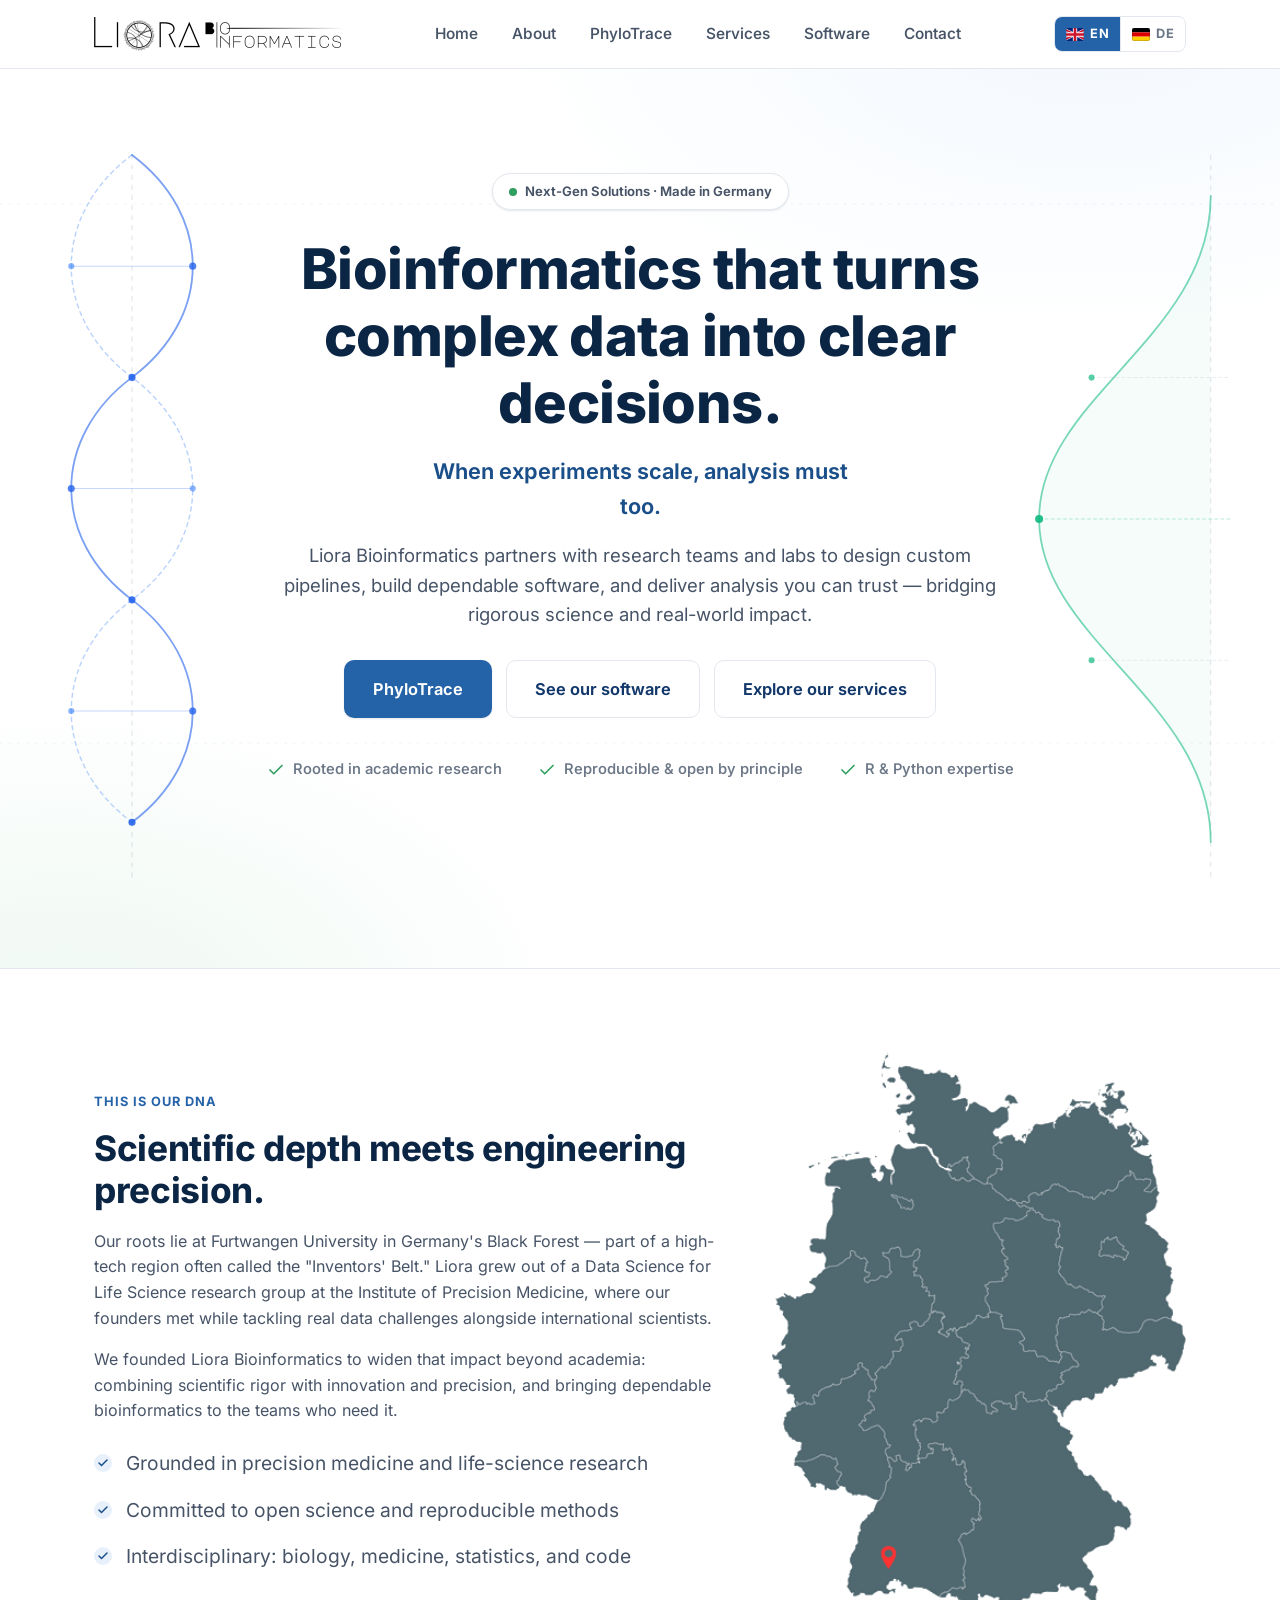
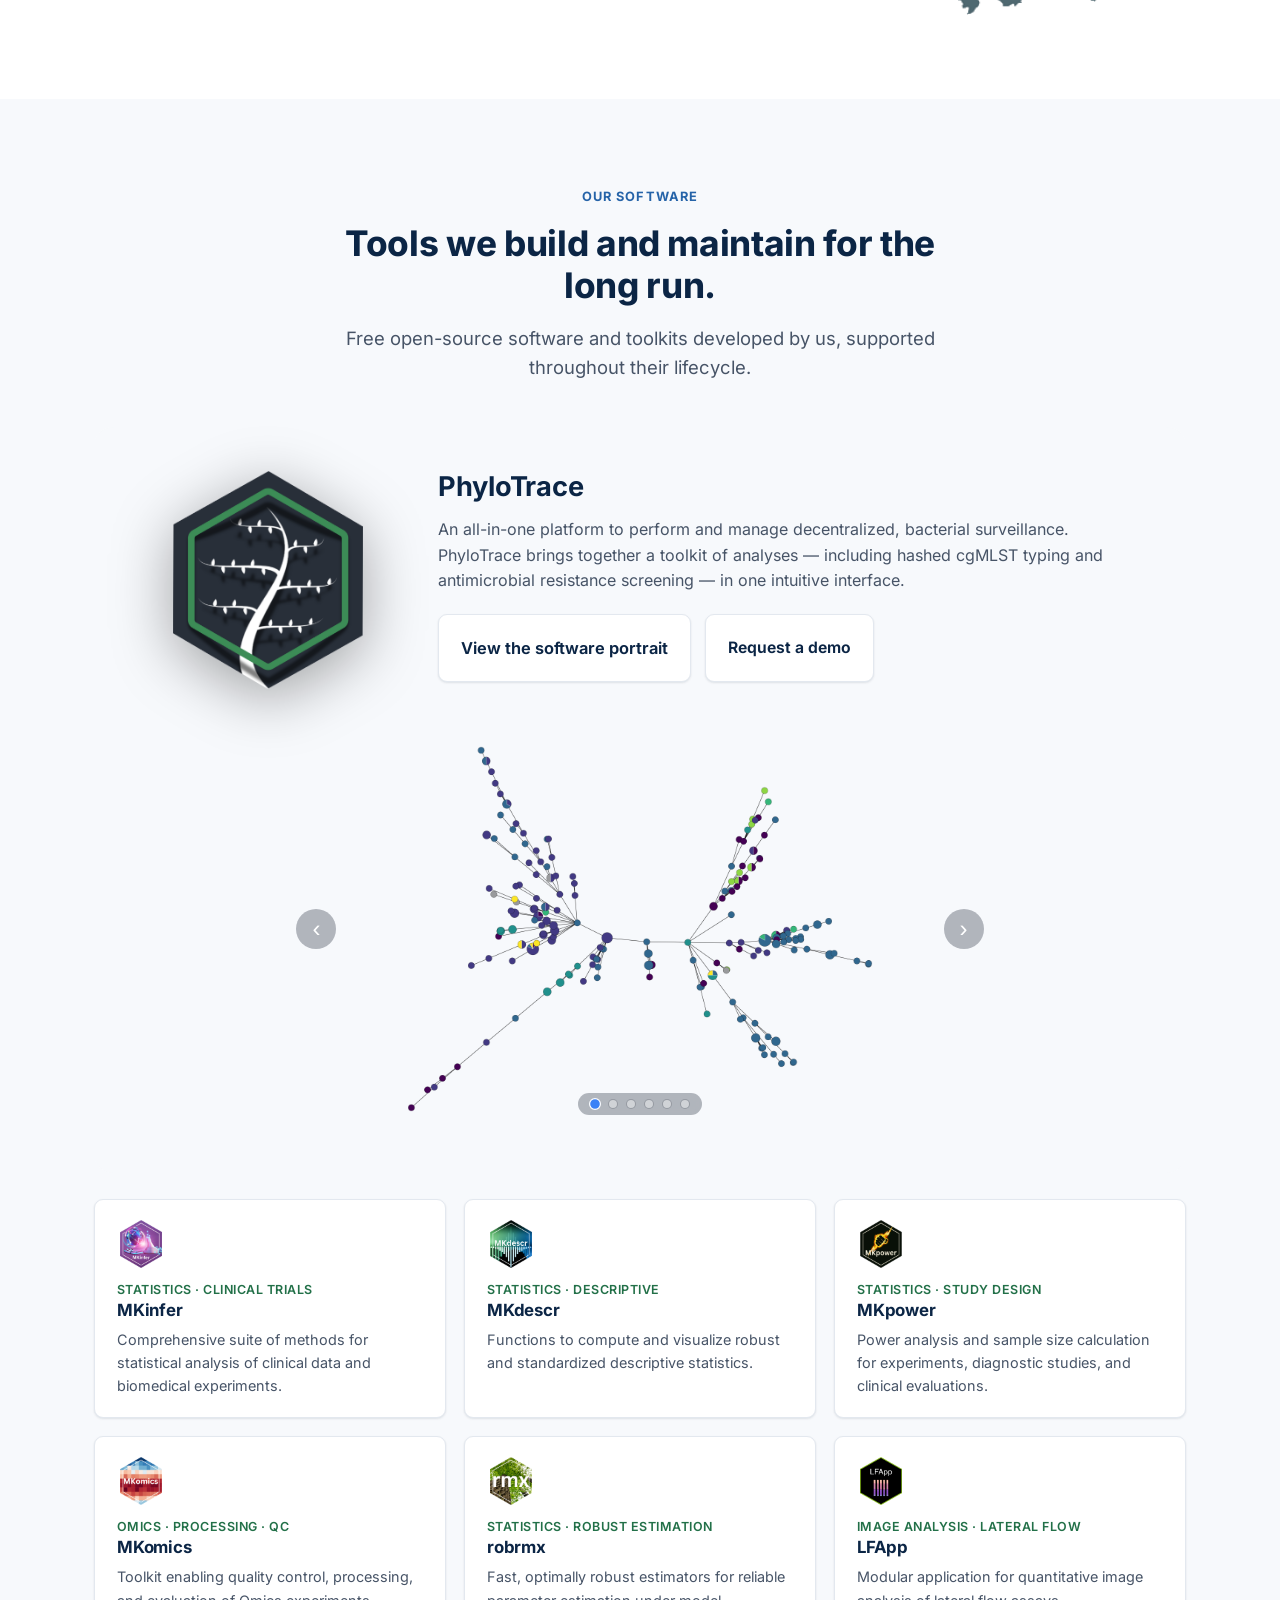
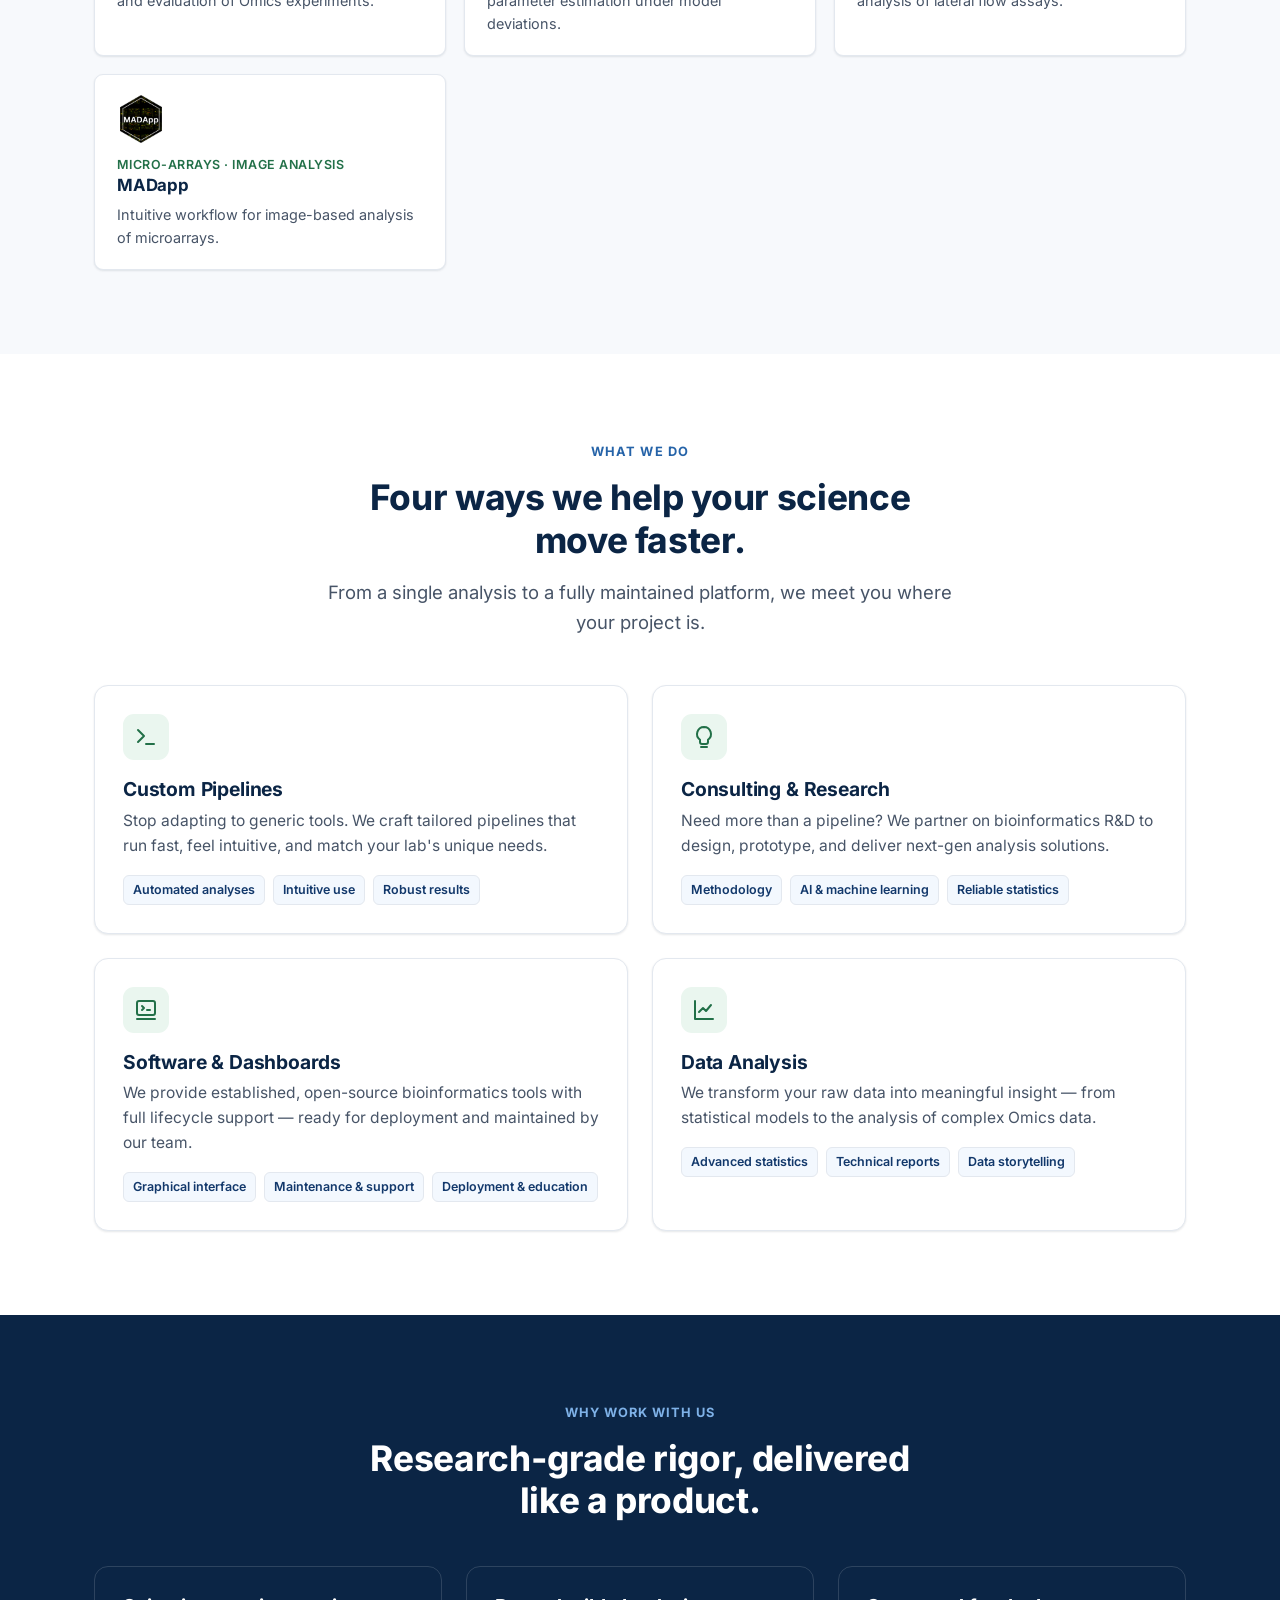
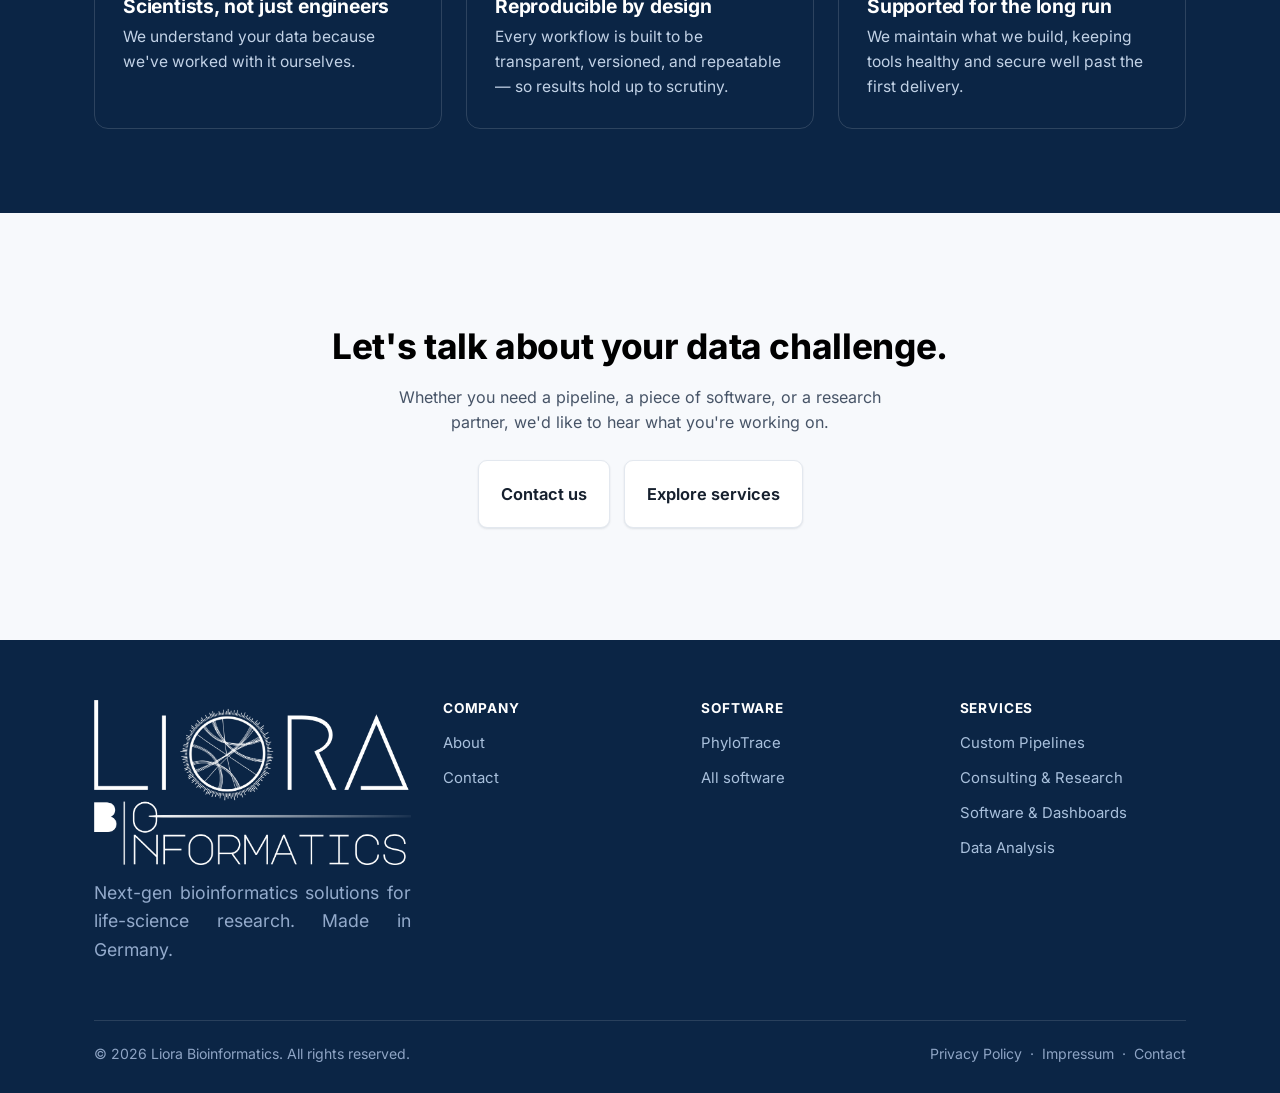
<file: index.html>
<!DOCTYPE html>
<html lang="en">

<head>
  <meta charset="UTF-8" />
  <meta name="viewport" content="width=device-width, initial-scale=1.0" />
  <!-- Content-Security-Policy. Delivered as a meta tag because GitHub Pages
       cannot set response headers. Note that frame-ancestors is ignored in
       meta form, so clickjacking protection still requires a real header. -->
  <meta http-equiv="Content-Security-Policy" content="
    default-src 'self';
    base-uri 'self';
    object-src 'none';
    frame-src 'none';
    script-src 'self';
    style-src 'self' 'unsafe-inline';
    img-src 'self' data:;
    font-src 'self';
    connect-src 'self' https://formcarry.com https://api.github.com;
    form-action 'self' https://formcarry.com;
  " />
  <title data-i18n="doc.title">Liora Bioinformatics — Next-Gen Solutions for Life Science Data</title>
  <meta name="description" data-i18n-attr="content:meta.desc"
    content="Liora Bioinformatics builds custom pipelines, software, and analysis solutions for life science research. When experiments scale, analysis must too." />
  <link rel="icon" href="assets/img/favicon.ico" />
  <link rel="canonical" href="https://liora-bioinformatics.com/" />
  <link rel="apple-touch-icon" href="assets/img/apple-touch-icon.png" />
  <link rel="stylesheet" href="assets/css/styles.css" />
</head>

<body>

  <header class="site-header">
    <div class="container nav">
      <a href="/" class="brand brand-img" aria-label="Liora Bioinformatics home">
        <img src="assets/img/liora-logo.png" alt="Liora Bioinformatics" />
      </a>
      <nav>
        <ul class="nav-links">
          <li><a href="/#home">Home</a></li>
          <li><a href="#dna" data-i18n="nav.about">About</a></li>
          <li><a href="/phylotrace">PhyloTrace</a></li>
          <li><a href="#services" data-i18n="nav.services">Services</a></li>
          <li><a href="#products" data-i18n="nav.products">Software</a></li>
          <!-- <li><a href="#team" data-i18n="nav.team">Team</a></li> -->
          <li><a href="/contact" data-i18n="nav.contact">Contact</a></li>
        </ul>
      </nav>
      <div class="nav-cta">
        <div class="lang-switch" role="group" aria-label="Language / Sprache">
          <button class="lang-btn" data-lang="en" type="button"><span class="flag flag-gb"
              aria-hidden="true"></span>EN</button>
          <button class="lang-btn" data-lang="de" type="button"><span class="flag flag-de"
              aria-hidden="true"></span>DE</button>
        </div>
        <!-- <a href="/contact" class="btn btn-primary" data-i18n="nav.getintouch">Get in touch</a> -->
        <button class="nav-toggle" aria-label="Menu"
          aria-expanded="false"><span></span><span></span><span></span></button>
      </div>
    </div>
  </header>

  <section class="hero-company" id="home">
    <!-- <svg class="hero-deco" viewBox="0 0 1440 640" preserveAspectRatio="xMidYMid slice"
      xmlns="http://www.w3.org/2000/svg" aria-hidden="true">
      <g fill="none" stroke="#cfe0f2" stroke-width="1.5">
        <path d="M120 40 C 320 200, 320 440, 120 600" />
        <path d="M220 40 C 420 200, 420 440, 220 600" />
        <path d="M1320 40 C 1120 200, 1120 440, 1320 600" opacity=".6" />
        <path d="M1220 40 C 1020 200, 1020 440, 1220 600" opacity=".6" />
      </g>
      <g fill="#bcd6ee">
        <circle cx="170" cy="120" r="4" />
        <circle cx="270" cy="120" r="4" />
        <circle cx="188" cy="240" r="4" />
        <circle cx="252" cy="240" r="4" />
        <circle cx="170" cy="360" r="4" />
        <circle cx="270" cy="360" r="4" />
        <circle cx="188" cy="480" r="4" />
        <circle cx="252" cy="480" r="4" />
      </g>
    </svg> -->
    <div class="container">
      <span class="made-in"><span class="dot"></span> <span data-i18n-html="hero.badge">Next-Gen Solutions &middot; Made
          in Germany</span></span>
      <h1 data-i18n="hero.title">Bioinformatics that turns complex data into clear decisions.</h1>
      <p class="tagline" data-i18n="hero.tagline">When experiments scale, analysis must too.</p>
      <p class="lead" data-i18n="hero.lead">Liora Bioinformatics partners with research teams and labs to design custom
        pipelines, build dependable software, and deliver analysis you can trust — bridging rigorous science and
        real-world impact.</p>
      <div class="btn-row">
        <a href="/phylotrace" class="btn btn-primary btn-lg" data-i18n="hero.cta3">PhyloTrace</a>
        <a href="#products" class="btn btn-ghost btn-lg" data-i18n="hero.cta2">See our software</a>
        <a href="#services" class="btn btn-ghost btn-lg" data-i18n="hero.cta1">Explore our services</a>
      </div>
      <div class="hero-meta">
        <span><svg width="18" height="18" viewBox="0 0 24 24" fill="none" stroke="currentColor" stroke-width="2.2"
            stroke-linecap="round" stroke-linejoin="round">
            <polyline points="20 6 9 17 4 12" />
          </svg> <span data-i18n="hero.meta1">Rooted in academic research</span></span>
        <span><svg width="18" height="18" viewBox="0 0 24 24" fill="none" stroke="currentColor" stroke-width="2.2"
            stroke-linecap="round" stroke-linejoin="round">
            <polyline points="20 6 9 17 4 12" />
          </svg> <span data-i18n="hero.meta2">Reproducible &amp; open by principle</span></span>
        <span><svg width="18" height="18" viewBox="0 0 24 24" fill="none" stroke="currentColor" stroke-width="2.2"
            stroke-linecap="round" stroke-linejoin="round">
            <polyline points="20 6 9 17 4 12" />
          </svg> <span data-i18n="hero.meta3">R &amp; Python expertise</span></span>
      </div>
    </div>
  </section>

  <section class="section" id="dna">
    <div class="container split">
      <div>
        <span class="eyebrow" data-i18n="dna.eyebrow">This is our DNA</span>
        <h2 data-i18n="dna.title">Scientific depth meets engineering precision.</h2>
        <p data-i18n="dna.p1">Our roots lie at Furtwangen University in Germany's Black Forest — part of a high-tech
          region often called the "Inventors' Belt." Liora grew out of a Data Science for Life Science research group at
          the Institute of Precision Medicine, where our founders met while tackling real data challenges alongside
          international scientists.</p>
        <p data-i18n="dna.p2">We founded Liora Bioinformatics to widen that impact beyond academia: combining scientific
          rigor with innovation and precision, and bringing dependable bioinformatics to the teams who need it.</p>
        <ul class="feature-list">
          <li data-i18n="dna.li1">Grounded in precision medicine and life-science research</li>
          <li data-i18n="dna.li2">Committed to open science and reproducible methods</li>
          <li data-i18n="dna.li3">Interdisciplinary: biology, medicine, statistics, and code</li>
        </ul>
      </div>
      <div class="split-media">
        <img class="dna-map" src="assets/img/germany-map.png" data-i18n-attr="alt:dna.mapalt"
          alt="Liora Bioinformatics is based in Germany" style="width:100%;" />
      </div>
    </div>
  </section>

  <section class="section bg-soft" id="products">
    <div class="container">
      <div class="center" style="max-width:64ch;margin:0 auto 44px;">
        <span class="eyebrow" data-i18n="prod.eyebrow">Our software</span>
        <h2 data-i18n="prod.title">Tools we build and maintain for the long run.</h2>
        <p class="lead" data-i18n="prod.lead">Free open-source software and toolkits developed by us, supported
          throughout their
          lifecycle.</p>
      </div>

      <div class="product-hero">
        <img src="assets/img/PhyloTrace_3d.png" alt="PhyloTrace logo" />
        <div>
          <h3>PhyloTrace</h3>
          <p data-i18n="prod.ptp">An all-in-one platform to perform and manage decentralized, bacterial
            surveillance. PhyloTrace brings together a toolkit of analyses — including hashed cgMLST typing and
            antimicrobial resistance screening — in one intuitive interface.</p>
          <div class="btn-row">
            <a href="/phylotrace" class="btn btn-light btn-lg tool" data-i18n="prod.cta1">View the software
              portrait</a>
            <a href="/contact" class="btn btn-outline-light tool" data-i18n="prod.cta2">Request a demo</a>
          </div>
        </div>
        <div class="container">
          <div class="carousel" data-carousel>
            <div class="carousel-slides">
              <div class="carousel-slide active">
                <img src="assets/img/mst_transparent.png"
                  alt="PhyloTrace minimum spanning tree showing isolate clusters connected by allelic distance" />
              </div>
              <div class="carousel-slide">
                <img src="assets/img/amr_heatmap_3.png"
                  alt="Antimicrobial resistance heatmap with isolates in rows and resistance genes in columns" />
              </div>
              <div class="carousel-slide">
                <img src="assets/img/heatmap_map.png" class="screenshot"
                  alt="Geographic map view plotting sampling locations alongside a resistance heatmap" />
              </div>
              <div class="carousel-slide">
                <img src="assets/img/typing-initiation.png" class="screenshot"
                  alt="cgMLST typing run being configured, with scheme and input genome selection" />
              </div>
              <div class="carousel-slide">
                <img src="assets/img/cust-var-tree.png" class="screenshot"
                  alt="Phylogenetic tree with branches coloured by a user-defined metadata variable" />
              </div>
              <div class="carousel-slide">
                <img src="assets/img/browse-entries.png" class="screenshot"
                  alt="Sample database browser listing stored isolate entries and their metadata" />
              </div>
            </div>
            <button class="carousel-btn prev" data-carousel-btn="prev" aria-label="Previous Slide">&lsaquo;</button>
            <button class="carousel-btn next" data-carousel-btn="next" aria-label="Next Slide">&rsaquo;</button>
            <div class="carousel-dots">
              <button class="carousel-dot active" data-carousel-dot="0" aria-label="Go to slide 1"></button>
              <button class="carousel-dot" data-carousel-dot="1" aria-label="Go to slide 2"></button>
              <button class="carousel-dot" data-carousel-dot="2" aria-label="Go to slide 3"></button>
              <button class="carousel-dot" data-carousel-dot="3" aria-label="Go to slide 4"></button>
              <button class="carousel-dot" data-carousel-dot="4" aria-label="Go to slide 5"></button>
              <button class="carousel-dot" data-carousel-dot="5" aria-label="Go to slide 6"></button>
            </div>
          </div>
        </div>
      </div>

      <div class="product-grid" style="margin-top:26px;">
        <a class="tool" href="/mkinfer">
          <img class="tool-logo" src="assets/img/hex-MKinfer.png" alt="MKinfer logo" />
          <div class="cat" data-i18n-html="tool.mkinfer.cat">Statistics &middot; Clinical Trials</div>
          <h4>MKinfer</h4>
          <p data-i18n="tool.mkinfer.p">Comprehensive suite of methods for statistical analysis of clinical data and
            biomedical experiments.</p>
        </a>
        <a class="tool" href="/mkdescr">
          <img class="tool-logo" src="assets/img/hex-MKdescr.png" alt="MKdescr logo" />
          <div class="cat" data-i18n-html="tool.mkdescr.cat">Statistics &middot; Descriptive</div>
          <h4>MKdescr</h4>
          <p data-i18n="tool.mkdescr.p">Functions to compute and visualize robust and standardized descriptive
            statistics.</p>
        </a>
        <a class="tool" href="/mkpower">
          <img class="tool-logo" src="assets/img/hex-MKpower.png" alt="MKpower logo" />
          <div class="cat" data-i18n-html="tool.mkpower.cat">Statistics &middot; Study Design</div>
          <h4>MKpower</h4>
          <p data-i18n="tool.mkpower.p">Power analysis and sample size calculation for experiments, diagnostic studies,
            and clinical evaluations.</p>
        </a>
        <a class="tool" href="/mkomics">
          <img class="tool-logo" src="assets/img/hex-MKomics.png" alt="MKomics logo" />
          <div class="cat" data-i18n-html="tool.mkomics.cat">Omics &middot; Processing &middot; QC</div>
          <h4>MKomics</h4>
          <p data-i18n="tool.mkomics.p">Toolkit enabling quality control, processing, and evaluation of Omics
            experiments.</p>
        </a>
        <a class="tool" href="/robrmx">
          <img class="tool-logo" src="assets/img/hex-rmx.png" alt="robrmx logo" />
          <div class="cat" data-i18n-html="tool.robrmx.cat">Statistics &middot; Robust estimation</div>
          <h4>robrmx</h4>
          <p data-i18n="tool.robrmx.p">Fast, optimally robust estimators for reliable parameter estimation under model
            deviations.</p>
        </a>
        <a class="tool" href="/lfapp">
          <img class="tool-logo" src="assets/img/hex-LFApp.png" alt="LFApp logo" />
          <div class="cat" data-i18n-html="tool.lfapp.cat">Image Analysis &middot; Lateral Flow</div>
          <h4>LFApp</h4>
          <p data-i18n="tool.lfapp.p">Modular application for quantitative image analysis of lateral flow assays.</p>
        </a>
        <a class="tool" href="/madapp">
          <img class="tool-logo" src="assets/img/hex-MADApp.png" alt="MADapp logo" />
          <div class="cat" data-i18n-html="tool.madapp.cat">Micro-Arrays &middot; Image Analysis</div>
          <h4>MADapp</h4>
          <p data-i18n="tool.madapp.p">Intuitive workflow for image-based analysis of microarrays.</p>
        </a>
        <!-- <a class="tool" href="/kiwims">
          <img class="tool-logo" src="assets/img/KiwiFlow.png" alt="KiwiMS logo" />
          <div class="cat" data-i18n-html="tool.kiwiflow.cat">Mass Spectrometry &middot; Proteomics</div>
          <h4>KiwiMS</h4>
          <p data-i18n="tool.kiwiflow.p">Interactive pipeline to facilitate processing and analysis of proteomic mass
            spectrometry assays.</p>
        </a> -->
      </div>
    </div>
  </section>

  <section class="section" id="services">
    <div class="container">
      <div class="center" style="max-width:64ch;margin:0 auto 48px;">
        <span class="eyebrow" data-i18n="svc.eyebrow">What we do</span>
        <h2 data-i18n="svc.title">Four ways we help your science move faster.</h2>
        <p class="lead" data-i18n="svc.lead">From a single analysis to a fully maintained platform, we meet you where
          your project is.</p>
      </div>
      <div class="grid grid-2">
        <div class="card pillar">
          <div class="icon-box"><svg viewBox="0 0 24 24" fill="none" stroke="currentColor" stroke-width="2"
              stroke-linecap="round" stroke-linejoin="round">
              <path d="M4 17l6-6-6-6" />
              <path d="M12 19h8" />
            </svg></div>
          <h3 data-i18n="svc1.title">Custom Pipelines</h3>
          <p data-i18n="svc1.p">Stop adapting to generic tools. We craft tailored pipelines that run fast, feel
            intuitive, and match your lab's unique needs.</p>
          <div class="tags"><span data-i18n="svc1.t1">Automated analyses</span><span data-i18n="svc1.t2">Intuitive
              use</span><span data-i18n="svc1.t3">Robust results</span></div>
        </div>
        <div class="card pillar">
          <div class="icon-box"><svg viewBox="0 0 24 24" fill="none" stroke="currentColor" stroke-width="2"
              stroke-linecap="round" stroke-linejoin="round">
              <path d="M12 2a7 7 0 0 0-4 12.7V17a2 2 0 0 0 2 2h4a2 2 0 0 0 2-2v-2.3A7 7 0 0 0 12 2z" />
              <line x1="9" y1="22" x2="15" y2="22" />
            </svg></div>
          <h3 data-i18n="svc2.title">Consulting &amp; Research</h3>
          <p data-i18n="svc2.p">Need more than a pipeline? We partner on bioinformatics R&amp;D to design, prototype,
            and deliver next-gen analysis solutions.</p>
          <div class="tags"><span data-i18n="svc2.t1">Methodology</span><span data-i18n="svc2.t2">AI &amp; machine
              learning</span><span data-i18n="svc2.t3">Reliable statistics</span></div>
        </div>
        <div class="card pillar">
          <div class="icon-box"><svg viewBox="0 0 24 24" fill="none" stroke="currentColor" stroke-width="2"
              stroke-linecap="round" stroke-linejoin="round">
              <rect x="3" y="3" width="18" height="14" rx="2" />
              <line x1="3" y1="21" x2="21" y2="21" />
              <path d="M8 8l2 2-2 2M13 12h3" />
            </svg></div>
          <h3 data-i18n="svc3.title">Software &amp; Dashboards</h3>
          <p data-i18n="svc3.p">We provide established, open-source bioinformatics tools with full lifecycle support —
            ready for deployment and maintained by our team.</p>
          <div class="tags"><span data-i18n="svc3.t1">Graphical interface</span><span data-i18n="svc3.t2">Maintenance
              &amp; support</span><span data-i18n="svc3.t3">Deployment &amp; education</span></div>
        </div>
        <div class="card pillar">
          <div class="icon-box"><svg viewBox="0 0 24 24" fill="none" stroke="currentColor" stroke-width="2"
              stroke-linecap="round" stroke-linejoin="round">
              <path d="M3 3v18h18" />
              <path d="M7 14l4-4 3 3 5-6" />
            </svg></div>
          <h3 data-i18n="svc4.title">Data Analysis</h3>
          <p data-i18n="svc4.p">We transform your raw data into meaningful insight — from statistical models to the
            analysis of complex Omics data.</p>
          <div class="tags"><span data-i18n="svc4.t1">Advanced statistics</span><span data-i18n="svc4.t2">Technical
              reports</span><span data-i18n="svc4.t3">Data storytelling</span></div>
        </div>
      </div>
    </div>
  </section>

  <section class="section bg-navy">
    <div class="container">
      <div class="center" style="max-width:56ch;margin:0 auto 44px;">
        <span class="eyebrow" data-i18n="why.eyebrow">Why work with us</span>
        <h2 data-i18n="why.title">Research-grade rigor, delivered like a product.</h2>
      </div>
      <div class="grid grid-3">
        <div class="card" style="background:transparent;border-color:rgba(255,255,255,.14);box-shadow:none;">
          <h3 style="color:#fff;" data-i18n="why1.title">Scientists, not just engineers</h3>
          <p style="color:#c2d2e6;" data-i18n="why1.p">We understand your data
            because we've worked with it ourselves.</p>
        </div>
        <div class="card" style="background:transparent;border-color:rgba(255,255,255,.14);box-shadow:none;">
          <h3 style="color:#fff;" data-i18n="why2.title">Reproducible by design</h3>
          <p style="color:#c2d2e6;" data-i18n="why2.p">Every workflow is built to be transparent, versioned, and
            repeatable — so results hold up to scrutiny.</p>
        </div>
        <div class="card" style="background:transparent;border-color:rgba(255,255,255,.14);box-shadow:none;">
          <h3 style="color:#fff;" data-i18n="why3.title">Supported for the long run</h3>
          <p style="color:#c2d2e6;" data-i18n="why3.p">We maintain what we build, keeping tools healthy and secure well
            past the first delivery.</p>
        </div>
      </div>
    </div>
  </section>
  <!-- 
  <section class="section" id="team">
    <div class="container">
      <div class="center" style="max-width:60ch;margin:0 auto 44px;">
        <span class="eyebrow" data-i18n="team.eyebrow">The people</span>
        <h2 data-i18n="team.title">Founders who bridge science and software.</h2>
      </div>
      <div class="team">
        <div class="member">
          <div class="avatar">MK</div>
          <h3>Prof. Matthias Kohl, Ph.D.</h3>
          <div class="role" data-i18n="team.mk.role">Senior Scientific Advisor</div>
          <p data-i18n="team.mk.p">A renowned expert in mathematics for biology and medicine, Matthias leads our statistical and data-science initiatives. He has authored several books and maintains a portfolio of 30+ software packages, alongside his professorship and research group at Furtwangen University's Institute of Precision Medicine.</p>
        </div>
        <div class="member">
          <div class="avatar">FP</div>
          <h3>Filip Paskali, M.D., M.Sc.</h3>
          <div class="role" data-i18n="team.fp.role">Chief Technology Officer</div>
          <p data-i18n="team.fp.p">A medical scientist and data analyst, Filip bridges biomedical research and scientific computing. With a background in medicine and a PhD focus in biomedical image analysis, he builds interactive applications and reproducible workflows in R and Python.</p>
        </div>
        <div class="member">
          <div class="avatar">MF</div>
          <h3>Marian Freisleben, M.Sc.</h3>
          <div class="role" data-i18n="team.mf.role">Chief Executive Officer</div>
          <p data-i18n="team.mf.p">Marian brings a multifaceted passion for science, technology, and innovation. With a background in personalized medicine and bioinformatics — from high-throughput drug discovery to microbial genomics — his interdisciplinary mindset shapes the company's direction.</p>
        </div>
      </div>
    </div>
  </section> -->

  <section class="section-sm bg-soft" id="contact">
    <div class="container">
      <div class="cta-band">
        <h2 data-i18n="contact.title">Let's talk about your data challenge.</h2>
        <p data-i18n="contact.p">Whether you need a pipeline, a piece of software, or a research partner, we'd like to
          hear what you're working on.</p>
        <div class="btn-row center" style="margin-top:24px; justify-content: center;">
          <a href="/contact" class="btn btn-light btn-lg tool" data-i18n="contact.cta1">Contact us</a>
          <a href="#services" class="btn btn-light btn-lg tool" data-i18n="contact.cta2">Explore services</a>
        </div>
      </div>
    </div>
  </section>

  <footer class="site-footer">
    <div class="container">
      <div class="footer-grid">
        <div>
          <a href="/" class="brand brand-img"><img src="assets/img/Liora_rect_white.png"
              alt="Liora Bioinformatics" /></a>
          <p style="margin-top:14px; text-align: justify;" data-i18n="footer.tagline">Next-gen bioinformatics solutions
            for life-science
            research. Made in Germany.</p>
        </div>
        <div class="footer-col">
          <h4 data-i18n="footer.company">Company</h4>
          <ul>
            <li><a href="#dna" data-i18n="footer.about">About</a></li>
            <!-- <li><a href="#team" data-i18n="footer.team">Team</a></li> -->
            <li><a href="/contact" data-i18n="footer.contact">Contact</a></li>
          </ul>
        </div>
        <div class="footer-col">
          <h4 data-i18n="footer.products">Software</h4>
          <ul>
            <li><a href="/phylotrace">PhyloTrace</a></li>
            <li><a href="/#products" data-i18n="footer.allsoftware">All software</a></li>
          </ul>
        </div>
        <div class="footer-col">
          <h4 data-i18n="footer.services">Services</h4>
          <ul>
            <li><a href="#services" data-i18n="footer.svc1">Custom Pipelines</a></li>
            <li><a href="#services" data-i18n="footer.svc2">Consulting &amp; Research</a></li>
            <li><a href="#services" data-i18n="footer.svc3">Software &amp; Dashboards</a></li>
            <li><a href="#services" data-i18n="footer.svc4">Data Analysis</a></li>
          </ul>
        </div>
      </div>
      <div class="footer-bottom">
        <span>&copy; <span data-year>2026</span> <span data-i18n="footer.rights">Liora Bioinformatics. All rights
            reserved.</span></span>
        <span><a href="/privacy" data-i18n="footer.privacy">Privacy Policy</a> &nbsp;&middot;&nbsp; <a href="/impressum"
            data-i18n="footer.imprint">Impressum</a> &nbsp;&middot;&nbsp; <a href="/contact"
            data-i18n="footer.contact">Contact</a></span>
      </div>
    </div>
  </footer>

  <script src="assets/js/i18n.js"></script>
  <script src="assets/js/main.js"></script>
</body>

</html>
</file>
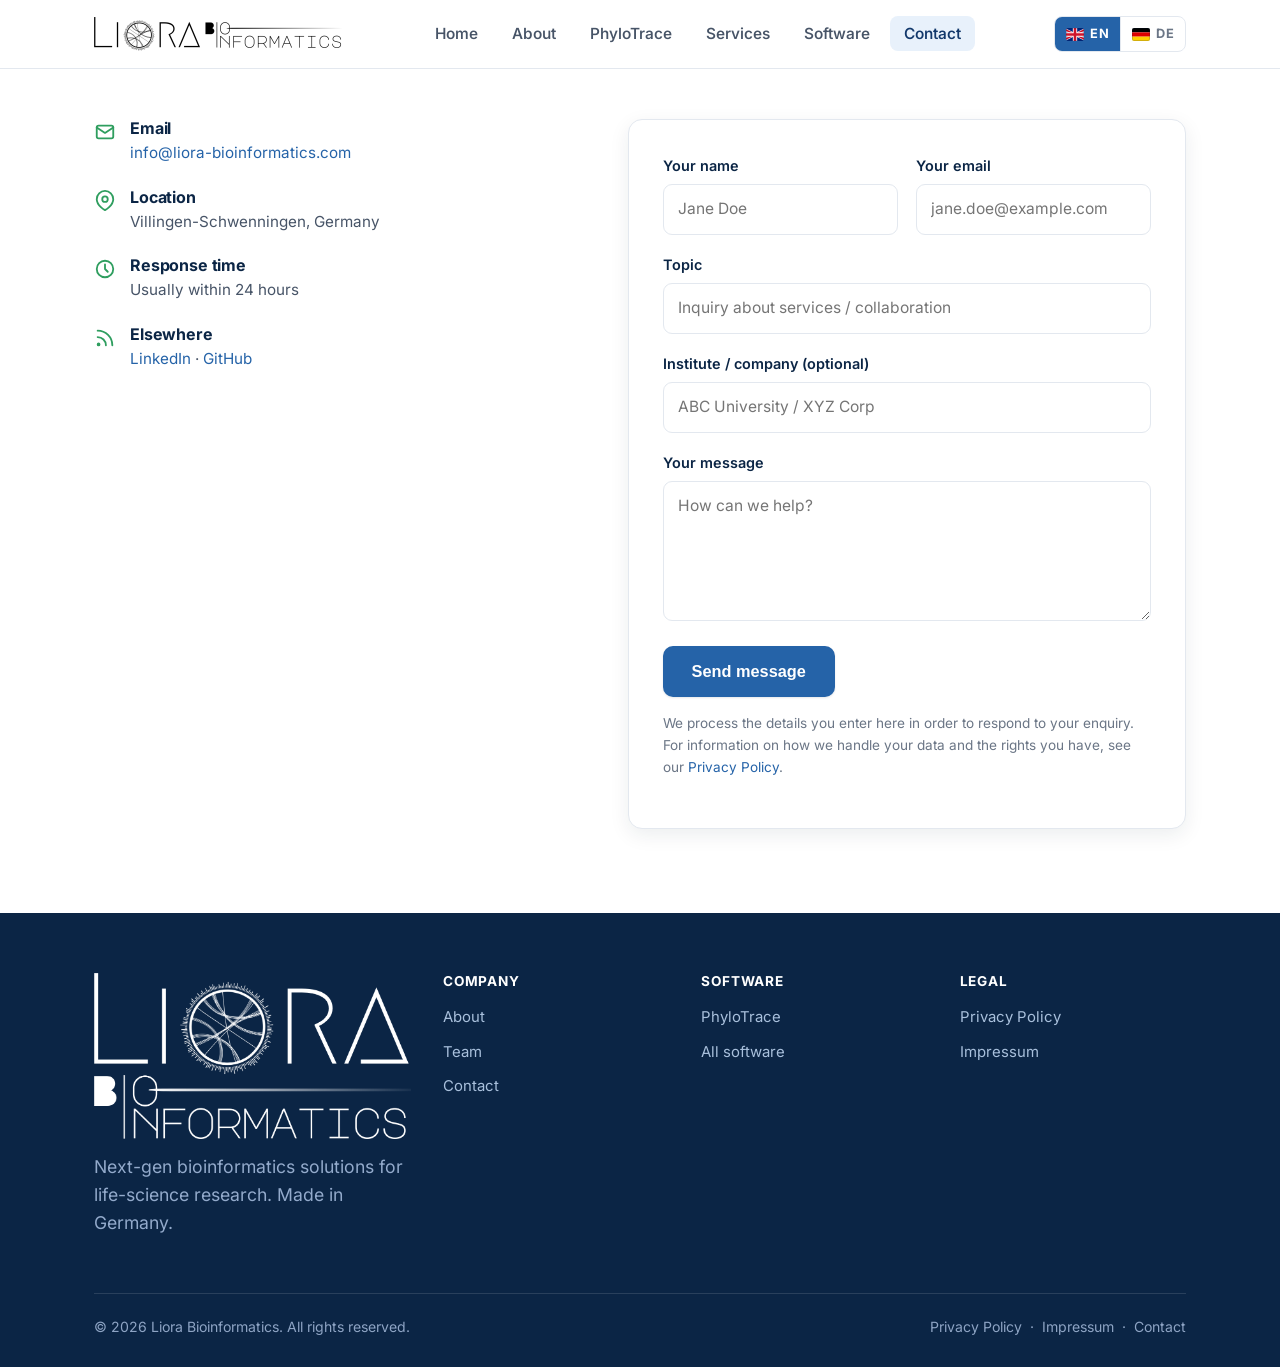
<file: contact.html>
<!DOCTYPE html>
<html lang="en">

<head>
  <meta charset="UTF-8" />
  <meta name="viewport" content="width=device-width, initial-scale=1.0" />
  <!-- Content-Security-Policy. Delivered as a meta tag because GitHub Pages
       cannot set response headers. Note that frame-ancestors is ignored in
       meta form, so clickjacking protection still requires a real header. -->
  <meta http-equiv="Content-Security-Policy" content="
    default-src 'self';
    base-uri 'self';
    object-src 'none';
    frame-src 'none';
    script-src 'self';
    style-src 'self' 'unsafe-inline';
    img-src 'self' data:;
    font-src 'self';
    connect-src 'self' https://formcarry.com https://api.github.com;
    form-action 'self' https://formcarry.com;
  " />
  <title>Contact — Liora Bioinformatics</title>
  <meta name="description"
    content="Get in touch with Liora Bioinformatics about pipelines, software, or research collaboration." />
  <link rel="icon" href="assets/img/favicon.ico" />
  <link rel="canonical" href="https://liora-bioinformatics.com/contact" />
  <link rel="stylesheet" href="assets/css/styles.css" />
</head>

<body>

  <header class="site-header">
    <div class="container nav">
      <a href="/" class="brand brand-img" aria-label="Liora Bioinformatics home">
        <img src="assets/img/liora-logo.png" alt="Liora Bioinformatics" />
      </a>
      <nav>
        <ul class="nav-links">
          <li><a href="/#home">Home</a></li>
          <li><a href="/#dna" data-i18n="nav.about">About</a></li>
          <li><a href="/phylotrace">PhyloTrace</a></li>
          <li><a href="/#services" data-i18n="nav.services">Services</a></li>
          <li><a href="/#products" data-i18n="nav.products">Software</a></li>
          <!-- <li><a href="/#team" data-i18n="nav.team">Team</a></li> -->
          <li><a href="/contact" class="active" data-i18n="nav.contact">Contact</a></li>
        </ul>
      </nav>
      <div class="nav-cta">
        <div class="lang-switch" role="group" aria-label="Language / Sprache">
          <button class="lang-btn" data-lang="en" type="button"><span class="flag flag-gb" aria-hidden="true"></span>EN</button>
          <button class="lang-btn" data-lang="de" type="button"><span class="flag flag-de" aria-hidden="true"></span>DE</button>
        </div>
        <!-- <a href="/" class="btn btn-ghost" data-i18n="nav.backhome">Home</a> -->
        <button class="nav-toggle" aria-label="Menu"
          aria-expanded="false"><span></span><span></span><span></span></button>
      </div>
    </div>
  </header>

  <!-- <section class="page-hero">
    <div class="container" style="max-width:820px;">
      <span class="eyebrow" data-i18n="cp.eyebrow">Contact</span>
      <h1 data-i18n="cp.title">Let's talk about your work.</h1>
      <p class="lead" data-i18n="cp.lead">Fill out the form below or email us directly — we usually reply within 24
        hours.</p>
    </div>
  </section> -->

  <section class="section" style="padding-top:50px;">
    <div class="container contact-split">

      <!-- Contact info -->
      <div class="contact-info">
        <div class="info-item">
          <svg width="22" height="22" viewBox="0 0 24 24" fill="none" stroke="currentColor" stroke-width="2"
            stroke-linecap="round" stroke-linejoin="round">
            <path d="M4 4h16v16H4z" opacity="0" />
            <rect x="3" y="5" width="18" height="14" rx="2" />
            <path d="m3 7 9 6 9-6" />
          </svg>
          <div>
            <h4 data-i18n="cp.info.email.h">Email</h4>
            <p><a href="mailto:info@liora-bioinformatics.com">info@liora-bioinformatics.com</a></p>
          </div>
        </div>
        <div class="info-item">
          <svg width="22" height="22" viewBox="0 0 24 24" fill="none" stroke="currentColor" stroke-width="2"
            stroke-linecap="round" stroke-linejoin="round">
            <path d="M21 10c0 7-9 12-9 12s-9-5-9-12a9 9 0 0 1 18 0z" />
            <circle cx="12" cy="10" r="3" />
          </svg>
          <div>
            <h4 data-i18n="cp.info.loc.h">Location</h4>
            <p data-i18n="cp.info.loc.p">Villingen-Schwenningen, Germany</p>
          </div>
        </div>
        <div class="info-item">
          <svg width="22" height="22" viewBox="0 0 24 24" fill="none" stroke="currentColor" stroke-width="2"
            stroke-linecap="round" stroke-linejoin="round">
            <circle cx="12" cy="12" r="9" />
            <polyline points="12 7 12 12 15 15" />
          </svg>
          <div>
            <h4 data-i18n="cp.info.resp.h">Response time</h4>
            <p data-i18n="cp.info.resp.p">Usually within 24 hours</p>
          </div>
        </div>
        <div class="info-item">
          <svg width="22" height="22" viewBox="0 0 24 24" fill="none" stroke="currentColor" stroke-width="2"
            stroke-linecap="round" stroke-linejoin="round">
            <path d="M4 11a9 9 0 0 1 9 9M4 4a16 16 0 0 1 16 16" />
            <circle cx="5" cy="19" r="1" />
          </svg>
          <div>
            <h4 data-i18n="cp.info.social.h">Elsewhere</h4>
            <p><a href="https://www.linkedin.com/company/102839404" target="_blank" rel="noopener">LinkedIn</a> &middot;
              <a href="https://github.com/liora-bioinformatics" target="_blank" rel="noopener">GitHub</a>
            </p>
          </div>
        </div>
      </div>

      <!-- Form -->
      <div class="form-card">
        <form id="contact-form" action="https://formcarry.com/s/0R8D2qqyRrw" method="POST" aria-label="Contact form">
          <!-- Honeypot (anti-spam) -->
          <div style="position:absolute;left:-9999px;opacity:0;" aria-hidden="true">
            <label for="website">Website (leave blank)</label>
            <input type="text" id="website" name="website" tabindex="-1" autocomplete="off" />
          </div>

          <div class="form-row">
            <div class="field">
              <label for="name" data-i18n="cf.name">Your name</label>
              <input type="text" id="name" name="name" required placeholder="Jane Doe"
                data-i18n-attr="placeholder:cf.name.ph" />
            </div>
            <div class="field">
              <label for="email" data-i18n="cf.email">Your email</label>
              <input type="email" id="email" name="email" required placeholder="jane.doe@example.com"
                data-i18n-attr="placeholder:cf.email.ph" />
            </div>
          </div>

          <div class="field">
            <label for="topic" data-i18n="cf.topic">Topic</label>
            <input type="text" id="topic" name="topic" required placeholder="Inquiry about services / collaboration"
              data-i18n-attr="placeholder:cf.topic.ph" />
          </div>

          <div class="field">
            <label for="institute" data-i18n="cf.institute">Institute / company (optional)</label>
            <input type="text" id="institute" name="institute" placeholder="ABC University / XYZ Corp"
              data-i18n-attr="placeholder:cf.institute.ph" />
          </div>

          <div class="field">
            <label for="message" data-i18n="cf.message">Your message</label>
            <textarea id="message" name="message" required placeholder="How can we help?"
              data-i18n-attr="placeholder:cf.message.ph"></textarea>
          </div>

          <button type="submit" id="submit-btn" class="btn btn-primary btn-lg" data-i18n="cf.submit">Send
            message</button>
          <div id="form-status" class="form-status" role="status" aria-live="polite"></div>
          <p class="form-note" style="margin-top:16px;" data-i18n-html="cf.privacy">We process the details you enter
            here in order to respond to your enquiry. For information on how we handle your data and the rights you
            have, see our <a href="/privacy">Privacy Policy</a>.</p>
        </form>
      </div>
    </div>
  </section>

  <footer class="site-footer">
    <div class="container">
      <div class="footer-grid">
        <div>
          <a href="/" class="brand brand-img">
            <img src="assets/img/Liora_rect_white.png" alt="Liora Bioinformatics" />
          </a>
          <p style="margin-top:14px;" data-i18n="footer.tagline">Next-gen bioinformatics solutions for life-science
            research. Made in Germany.</p>
        </div>
        <div class="footer-col">
          <h4 data-i18n="footer.company">Company</h4>
          <ul>
            <li><a href="/#dna" data-i18n="footer.about">About</a></li>
            <li><a href="/#team" data-i18n="footer.team">Team</a></li>
            <li><a href="/contact" data-i18n="footer.contact">Contact</a></li>
          </ul>
        </div>
        <div class="footer-col">
          <h4 data-i18n="footer.products">Software</h4>
          <ul>
            <li><a href="/phylotrace">PhyloTrace</a></li>
            <li><a href="/#products" data-i18n="footer.allsoftware">All software</a></li>
          </ul>
        </div>
        <div class="footer-col">
          <h4 data-i18n="footer.legalcol">Legal</h4>
          <ul>
            <li><a href="/privacy" data-i18n="footer.privacy">Privacy Policy</a></li>
            <li><a href="/impressum" data-i18n="footer.imprint">Impressum</a></li>
          </ul>
        </div>
      </div>
      <div class="footer-bottom">
        <span>&copy; <span data-year>2026</span> <span data-i18n="footer.rights">Liora Bioinformatics. All rights
            reserved.</span></span>
        <span><a href="/privacy" data-i18n="footer.privacy">Privacy Policy</a> &nbsp;·&nbsp; <a
            href="/impressum" data-i18n="footer.imprint">Impressum</a> &nbsp;·&nbsp; <a href="/contact"
            data-i18n="footer.contact">Contact</a></span>
      </div>
    </div>
  </footer>

  <script src="assets/js/i18n.js"></script>
  <script src="assets/js/contact.js"></script>
  <script src="assets/js/main.js"></script>
</body>

</html>
</file>
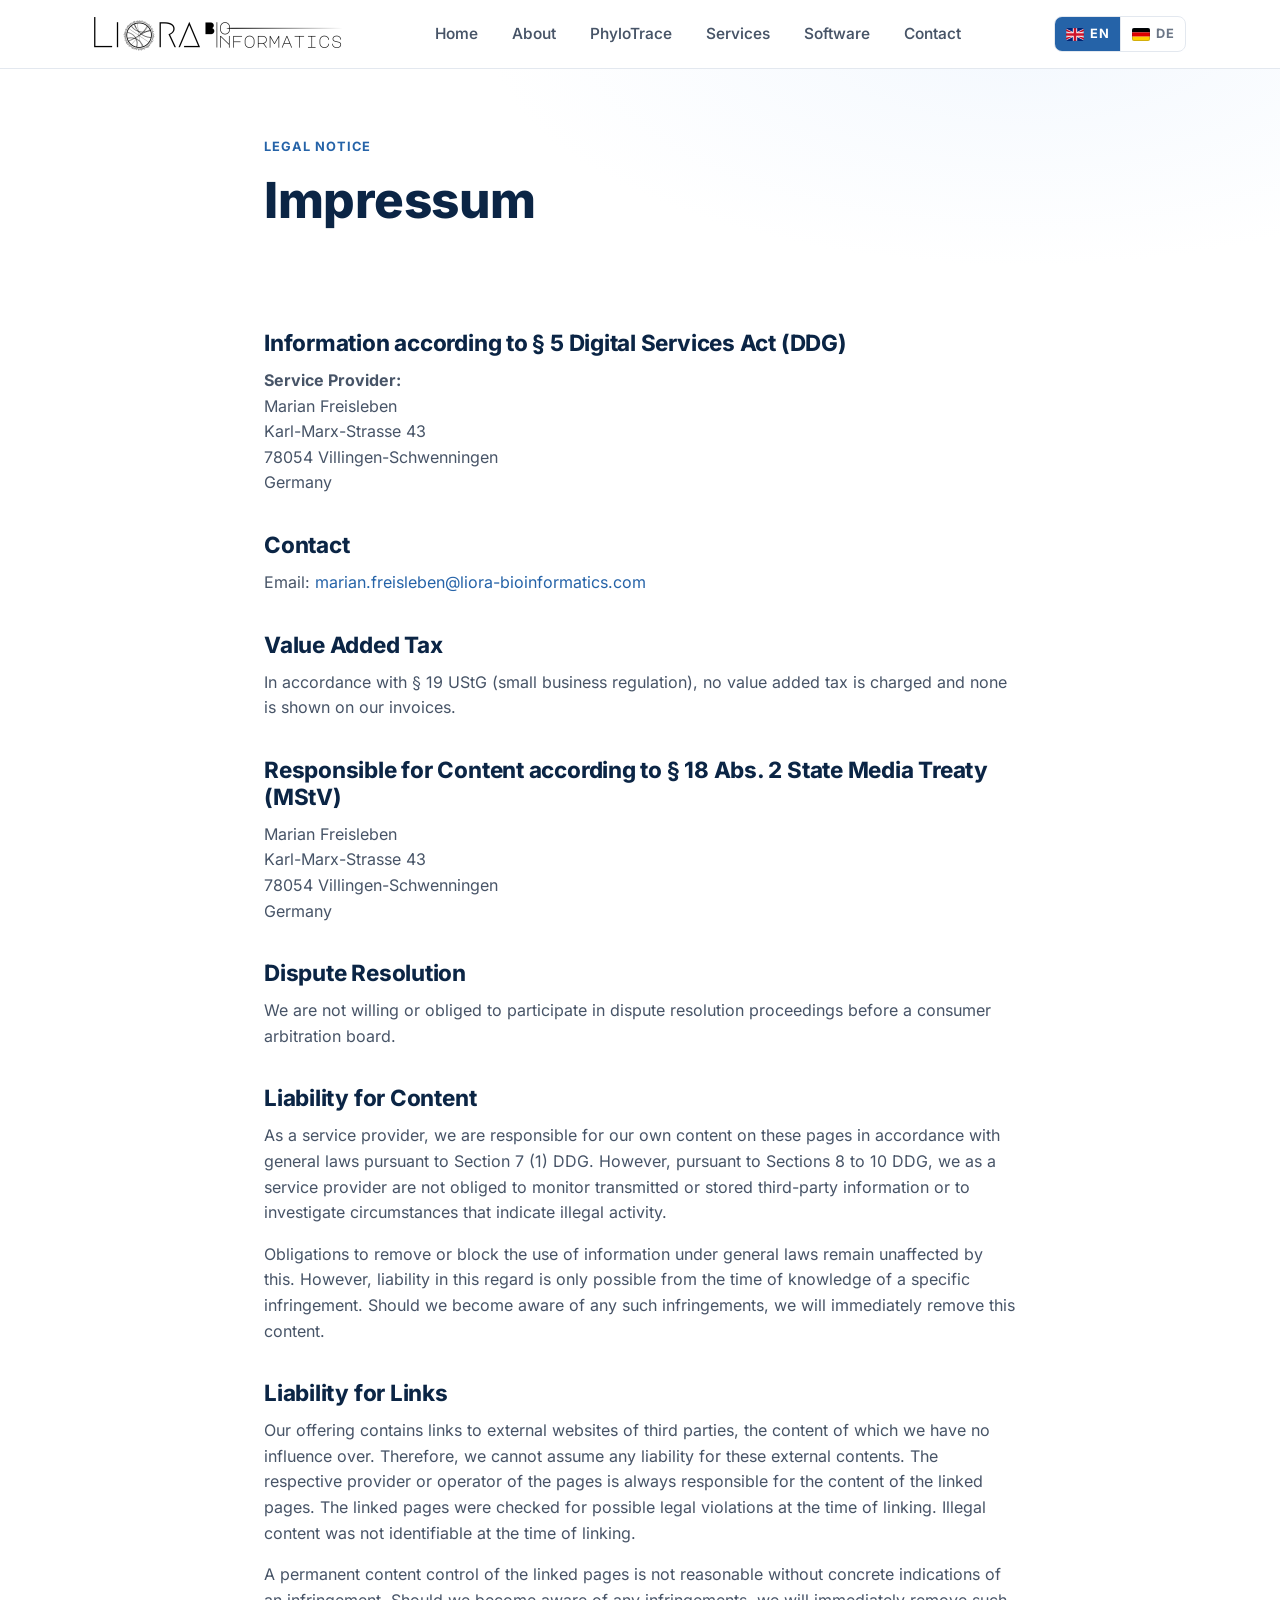
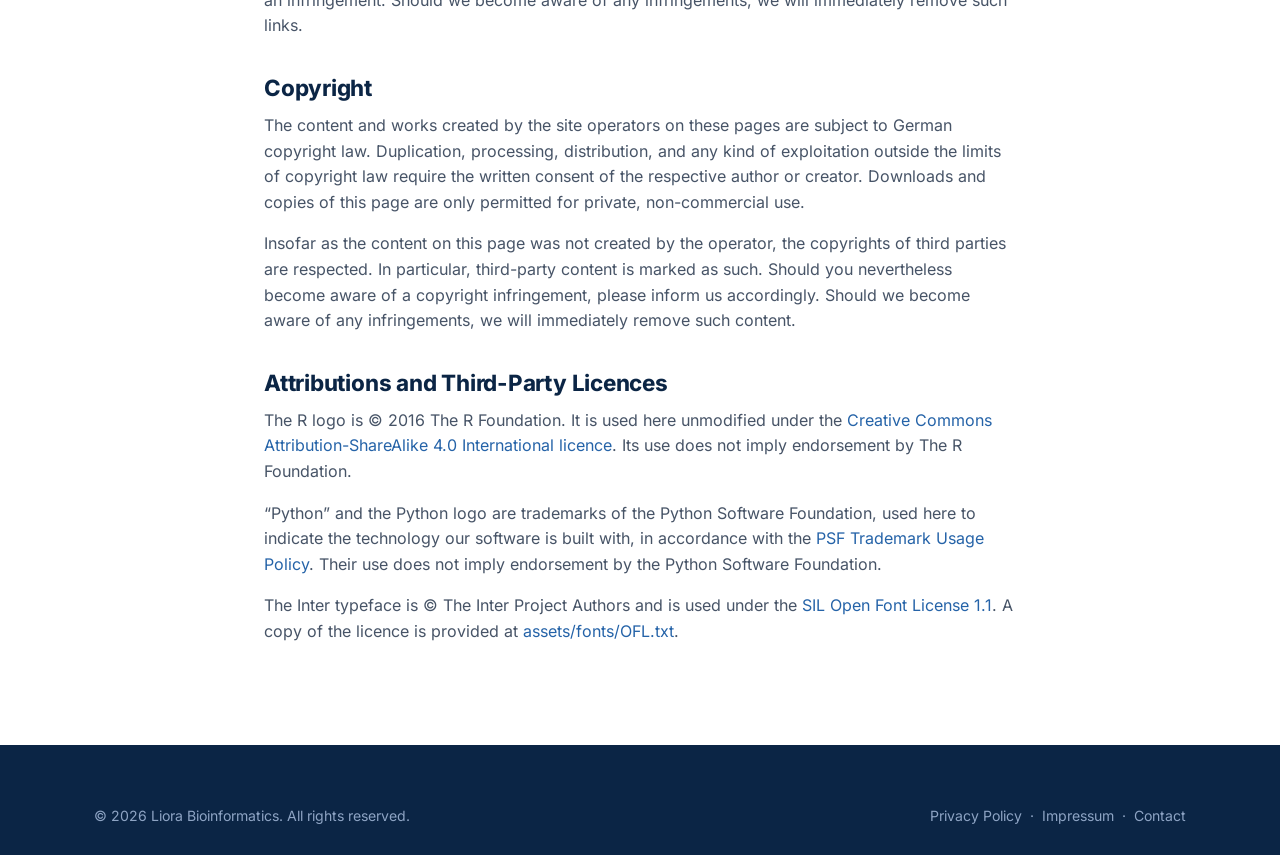
<file: impressum.html>
<!DOCTYPE html>
<html lang="en">

<head>
  <meta charset="UTF-8" />
  <meta name="viewport" content="width=device-width, initial-scale=1.0" />
  <!-- Content-Security-Policy. Delivered as a meta tag because GitHub Pages
       cannot set response headers. Note that frame-ancestors is ignored in
       meta form, so clickjacking protection still requires a real header. -->
  <meta http-equiv="Content-Security-Policy" content="
    default-src 'self';
    base-uri 'self';
    object-src 'none';
    frame-src 'none';
    script-src 'self';
    style-src 'self' 'unsafe-inline';
    img-src 'self' data:;
    font-src 'self';
    connect-src 'self' https://formcarry.com https://api.github.com;
    form-action 'self' https://formcarry.com;
  " />
  <title>Impressum — Liora Bioinformatics</title>
  <meta name="description" content="Legal notice (Impressum) for Liora Bioinformatics under German law." />
  <link rel="icon" href="assets/img/favicon.ico" />
  <link rel="canonical" href="https://liora-bioinformatics.com/impressum" />
  <link rel="stylesheet" href="assets/css/styles.css" />
</head>

<body>

  <header class="site-header">
    <div class="container nav">
      <a href="/" class="brand brand-img" aria-label="Liora Bioinformatics home">
        <img src="assets/img/liora-logo.png" alt="Liora Bioinformatics" />
      </a>
      <nav>
        <ul class="nav-links">
          <li><a href="/#home">Home</a></li>
          <li><a href="/#dna" data-i18n="nav.about">About</a></li>
          <li><a href="/phylotrace">PhyloTrace</a></li>
          <li><a href="/#services" data-i18n="nav.services">Services</a></li>
          <li><a href="/#products" data-i18n="nav.products">Software</a></li>
          <li><a href="/contact" data-i18n="nav.contact">Contact</a></li>
        </ul>
      </nav>
      <div class="nav-cta">
        <div class="lang-switch" role="group" aria-label="Language / Sprache">
          <button class="lang-btn" data-lang="en" type="button"><span class="flag flag-gb" aria-hidden="true"></span>EN</button>
          <button class="lang-btn" data-lang="de" type="button"><span class="flag flag-de" aria-hidden="true"></span>DE</button>
        </div>
        <!-- <a href="/" class="btn btn-ghost" data-i18n="nav.backhome">Home</a> -->
        <button class="nav-toggle" aria-label="Menu"
          aria-expanded="false"><span></span><span></span><span></span></button>
      </div>
    </div>
  </header>

  <section class="page-hero">
    <div class="container prose">
      <span class="eyebrow" data-i18n="imp.eyebrow">Legal Notice</span>
      <h1>Impressum</h1>
    </div>
  </section>

  <section class="section" style="padding-top:8px;">
    <div class="container prose">
      <h2 data-i18n="imp.s1h">Information according to &sect; 5 Digital Services Act (DDG)</h2>
      <p data-i18n-html="imp.provider"><strong>Service Provider:</strong><br /> Marian Freisleben<br />
        Karl-Marx-Strasse 43<br /> 78054 Villingen-Schwenningen<br /> Germany</p>

      <h2 data-i18n="imp.contacth">Contact</h2>
      <p data-i18n-html="imp.contactp">Email: <a
          href="mailto:marian.freisleben@liora-bioinformatics.com">marian.freisleben@liora-bioinformatics.com</a></p>

      <h2 data-i18n="imp.vath">Value Added Tax</h2>
      <p data-i18n="imp.vatp">In accordance with &sect; 19 UStG (small business regulation), no value added tax is
        charged and none is shown on our invoices.</p>

      <h2 data-i18n="imp.resph">Responsible for Content according to &sect; 18 Abs. 2 State Media Treaty (MStV)</h2>
      <p data-i18n-html="imp.respp">Marian Freisleben<br /> Karl-Marx-Strasse 43<br /> 78054
        Villingen-Schwenningen<br /> Germany</p>

      <h2 data-i18n="imp.disph">Dispute Resolution</h2>
      <p data-i18n="imp.dispp2">We are not willing or obliged to participate in dispute resolution proceedings before a
        consumer arbitration board.</p>

      <h2 data-i18n="imp.conth">Liability for Content</h2>
      <p data-i18n="imp.contp1">As a service provider, we are responsible for our own content on these pages in
        accordance with general laws pursuant to Section 7 (1) DDG. However, pursuant to Sections 8 to 10 DDG, we as a
        service provider are not obliged to monitor transmitted or stored third-party information or to investigate
        circumstances that indicate illegal activity.</p>
      <p data-i18n="imp.contp2">Obligations to remove or block the use of information under general laws remain
        unaffected by this. However, liability in this regard is only possible from the time of knowledge of a specific
        infringement. Should we become aware of any such infringements, we will immediately remove this content.</p>

      <h2 data-i18n="imp.linkh">Liability for Links</h2>
      <p data-i18n="imp.linkp1">Our offering contains links to external websites of third parties, the content of which
        we have no influence over. Therefore, we cannot assume any liability for these external contents. The respective
        provider or operator of the pages is always responsible for the content of the linked pages. The linked pages
        were checked for possible legal violations at the time of linking. Illegal content was not identifiable at the
        time of linking.</p>
      <p data-i18n="imp.linkp2">A permanent content control of the linked pages is not reasonable without concrete
        indications of an infringement. Should we become aware of any infringements, we will immediately remove such
        links.</p>

      <h2 data-i18n="imp.copyh">Copyright</h2>
      <p data-i18n="imp.copyp1">The content and works created by the site operators on these pages are subject to German
        copyright law. Duplication, processing, distribution, and any kind of exploitation outside the limits of
        copyright law require the written consent of the respective author or creator. Downloads and copies of this page
        are only permitted for private, non-commercial use.</p>
      <p data-i18n="imp.copyp2">Insofar as the content on this page was not created by the operator, the copyrights of
        third parties are respected. In particular, third-party content is marked as such. Should you nevertheless
        become aware of a copyright infringement, please inform us accordingly. Should we become aware of any
        infringements, we will immediately remove such content.</p>

      <h2 data-i18n="imp.attrh">Attributions and Third-Party Licences</h2>
      <p data-i18n-html="imp.attr.r">The R logo is &copy; 2016 The R Foundation. It is used here unmodified under the
        <a href="https://creativecommons.org/licenses/by-sa/4.0/" target="_blank" rel="noopener">Creative Commons
          Attribution-ShareAlike 4.0 International licence</a>. Its use does not imply endorsement by The R Foundation.
      </p>
      <p data-i18n-html="imp.attr.py">&ldquo;Python&rdquo; and the Python logo are trademarks of the Python Software
        Foundation, used here to indicate the technology our software is built with, in accordance with the
        <a href="https://www.python.org/psf/trademarks/" target="_blank" rel="noopener">PSF Trademark Usage
          Policy</a>. Their use does not imply endorsement by the Python Software Foundation.</p>
      <p data-i18n-html="imp.attr.inter">The Inter typeface is &copy; The Inter Project Authors and is used under the
        <a href="https://openfontlicense.org/" target="_blank" rel="noopener">SIL Open Font License 1.1</a>. A copy of
        the licence is provided at <a href="assets/fonts/OFL.txt">assets/fonts/OFL.txt</a>.</p>
    </div>
  </section>

  <footer class="site-footer">
    <div class="container">
      <div class="footer-bottom" style="border:none;margin:0;padding:0;">
        <span>&copy; <span data-year>2026</span> <span data-i18n="footer.rights">Liora Bioinformatics. All rights
            reserved.</span></span>
        <span><a href="/privacy" data-i18n="footer.privacy">Privacy Policy</a> &nbsp;&middot;&nbsp; <a
            href="/impressum" data-i18n="footer.imprint">Impressum</a> &nbsp;&middot;&nbsp; <a href="/contact"
            data-i18n="footer.contact">Contact</a></span>
      </div>
    </div>
  </footer>

  <script src="assets/js/i18n.js"></script>
  <script src="assets/js/main.js"></script>
</body>

</html>
</file>
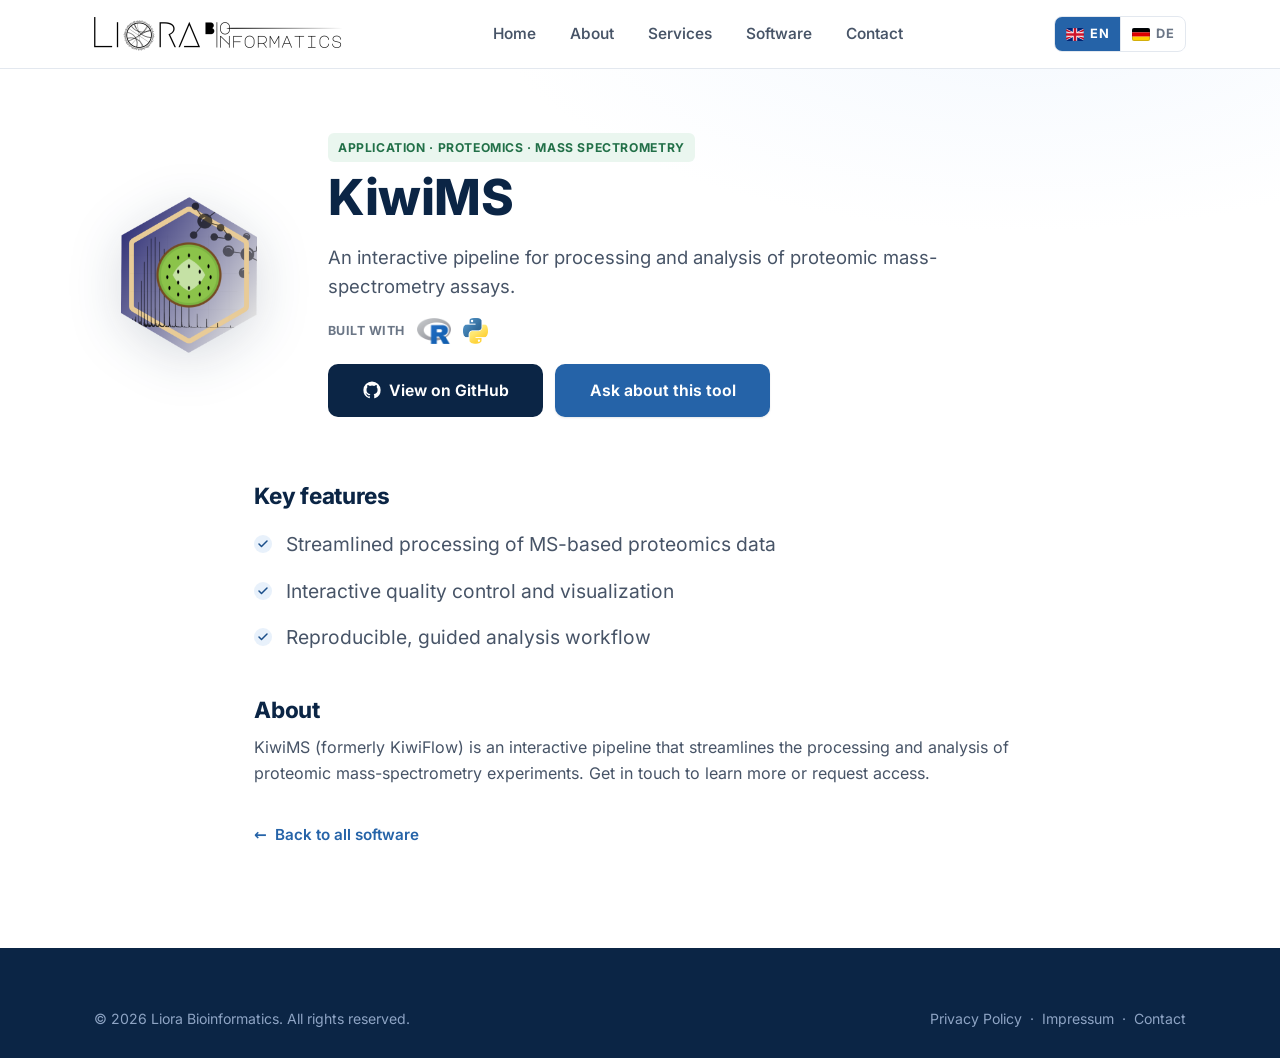
<file: kiwims.html>
<!DOCTYPE html>
<html lang="en">

<head>
  <meta charset="UTF-8" />
  <meta name="viewport" content="width=device-width, initial-scale=1.0" />
  <!-- Content-Security-Policy. Delivered as a meta tag because GitHub Pages
       cannot set response headers. Note that frame-ancestors is ignored in
       meta form, so clickjacking protection still requires a real header. -->
  <meta http-equiv="Content-Security-Policy" content="
    default-src 'self';
    base-uri 'self';
    object-src 'none';
    frame-src 'none';
    script-src 'self';
    style-src 'self' 'unsafe-inline';
    img-src 'self' data:;
    font-src 'self';
    connect-src 'self' https://formcarry.com https://api.github.com;
    form-action 'self' https://formcarry.com;
  " />
  <title>KiwiMS — Liora Bioinformatics</title>
  <meta name="description"
    content="An interactive pipeline for processing and analysis of proteomic mass-spectrometry assays." />
  <link rel="icon" href="assets/img/favicon.ico" />
  <link rel="canonical" href="https://liora-bioinformatics.com/kiwims" />
  <link rel="stylesheet" href="assets/css/styles.css" />
</head>

<body>
  <header class="site-header">
    <div class="container nav">
      <a href="/" class="brand brand-img" aria-label="Liora Bioinformatics home"><img
          src="assets/img/liora-logo.png" alt="Liora Bioinformatics" /></a>
      <nav>
        <ul class="nav-links">
          <li><a href="/#home">Home</a></li>
          <li><a href="/#dna" data-i18n="nav.about">About</a></li>
          <li><a href="/#services" data-i18n="nav.services">Services</a></li>
          <li><a href="/#products" data-i18n="nav.products">Software</a></li>
          <li><a href="/contact" data-i18n="nav.contact">Contact</a></li>
        </ul>
      </nav>
      <div class="nav-cta">
        <div class="lang-switch" role="group" aria-label="Language / Sprache"><button class="lang-btn" data-lang="en"
            type="button"><span class="flag flag-gb" aria-hidden="true"></span>EN</button><button class="lang-btn" data-lang="de" type="button"><span class="flag flag-de" aria-hidden="true"></span>DE</button></div>
        <!-- <a href="/" class="btn btn-ghost" data-i18n="nav.backhome">Home</a> -->
        <button class="nav-toggle" aria-label="Menu"
          aria-expanded="false"><span></span><span></span><span></span></button>
      </div>
    </div>
  </header>

  <section class="page-hero">
    <div class="container pkg-hero">
      <img class="pkg-logo" src="assets/img/KiwiFlow.png" alt="KiwiMS logo" />
      <div>
        <div class="pkg-cats"><span data-i18n="pkg.kiwims.cat">Application · Proteomics · Mass spectrometry</span></div>
        <h1>KiwiMS</h1>
        <p class="pkg-tagline" data-i18n="pkg.kiwims.tag">An interactive pipeline for processing and analysis of
          proteomic mass-spectrometry assays.</p>
        <div class="pkg-tech"><span class="lbl" data-i18n="pkg.builtwith">Built with</span><img
            src="assets/img/R_logo.png" alt="R" title="R" /><img src="assets/img/Python_logo.png" alt="Python"
            title="Python" /></div>
        <div class="resource-btns">
          <a class="btn btn-gh" href="https://github.com/infinity-a11y/KiwiMS" target="_blank" rel="noopener"><svg
              viewBox="0 0 24 24" fill="currentColor" aria-hidden="true">
              <path
                d="M12 .5A11.5 11.5 0 0 0 .5 12a11.5 11.5 0 0 0 7.86 10.92c.57.1.78-.25.78-.55v-2c-3.2.7-3.88-1.37-3.88-1.37-.52-1.33-1.28-1.68-1.28-1.68-1.05-.72.08-.7.08-.7 1.16.08 1.77 1.2 1.77 1.2 1.03 1.77 2.7 1.26 3.36.96.1-.75.4-1.26.72-1.55-2.55-.29-5.23-1.28-5.23-5.7 0-1.26.45-2.29 1.19-3.1-.12-.29-.52-1.46.11-3.05 0 0 .97-.31 3.18 1.18a11 11 0 0 1 5.8 0c2.2-1.49 3.17-1.18 3.17-1.18.63 1.59.23 2.76.11 3.05.74.81 1.19 1.84 1.19 3.1 0 4.43-2.69 5.4-5.25 5.69.41.36.78 1.06.78 2.14v3.17c0 .3.2.66.79.55A11.5 11.5 0 0 0 23.5 12 11.5 11.5 0 0 0 12 .5z" />
            </svg> <span data-i18n="pkg.gh">View on GitHub</span></a>
          <a class="btn btn-primary" href="/contact"><span data-i18n="pkg.contact">Ask about this tool</span></a>
        </div>
      </div>
    </div>
  </section>

  <section class="section" style="padding-top:26px;">
    <div class="container" style="max-width:820px;">
      <h2 data-i18n="pkg.features" style="font-size:1.4rem;">Key features</h2>
      <ul class="feature-list">
        <li data-i18n="pkg.kiwims.f1">Streamlined processing of MS-based proteomics data</li>
        <li data-i18n="pkg.kiwims.f2">Interactive quality control and visualization</li>
        <li data-i18n="pkg.kiwims.f3">Reproducible, guided analysis workflow</li>
      </ul>
      <h2 data-i18n="pkg.about" style="font-size:1.4rem;margin-top:36px;">About</h2>
      <p data-i18n="pkg.kiwims.about">KiwiMS (formerly KiwiFlow) is an interactive pipeline that streamlines the
        processing and analysis of proteomic mass-spectrometry experiments. Get in touch to learn more or request
        access.</p>
      <p style="margin-top:36px;"><a class="back-link" href="/#products">&larr; <span data-i18n="pkg.back">Back
            to all software</span></a></p>
    </div>
  </section>
  <footer class="site-footer">
    <div class="container">
      <div class="footer-bottom" style="border:none;margin:0;padding:0;">
        <span>&copy; <span data-year>2026</span> <span data-i18n="footer.rights">Liora Bioinformatics. All rights
            reserved.</span></span>
        <span><a href="/privacy" data-i18n="footer.privacy">Privacy Policy</a> &nbsp;&middot;&nbsp; <a
            href="/impressum" data-i18n="footer.imprint">Impressum</a> &nbsp;&middot;&nbsp; <a href="/contact"
            data-i18n="footer.contact">Contact</a></span>
      </div>
    </div>
  </footer>
  <script src="assets/js/i18n.js"></script>
  <script src="assets/js/main.js"></script>
</body>

</html>
</file>
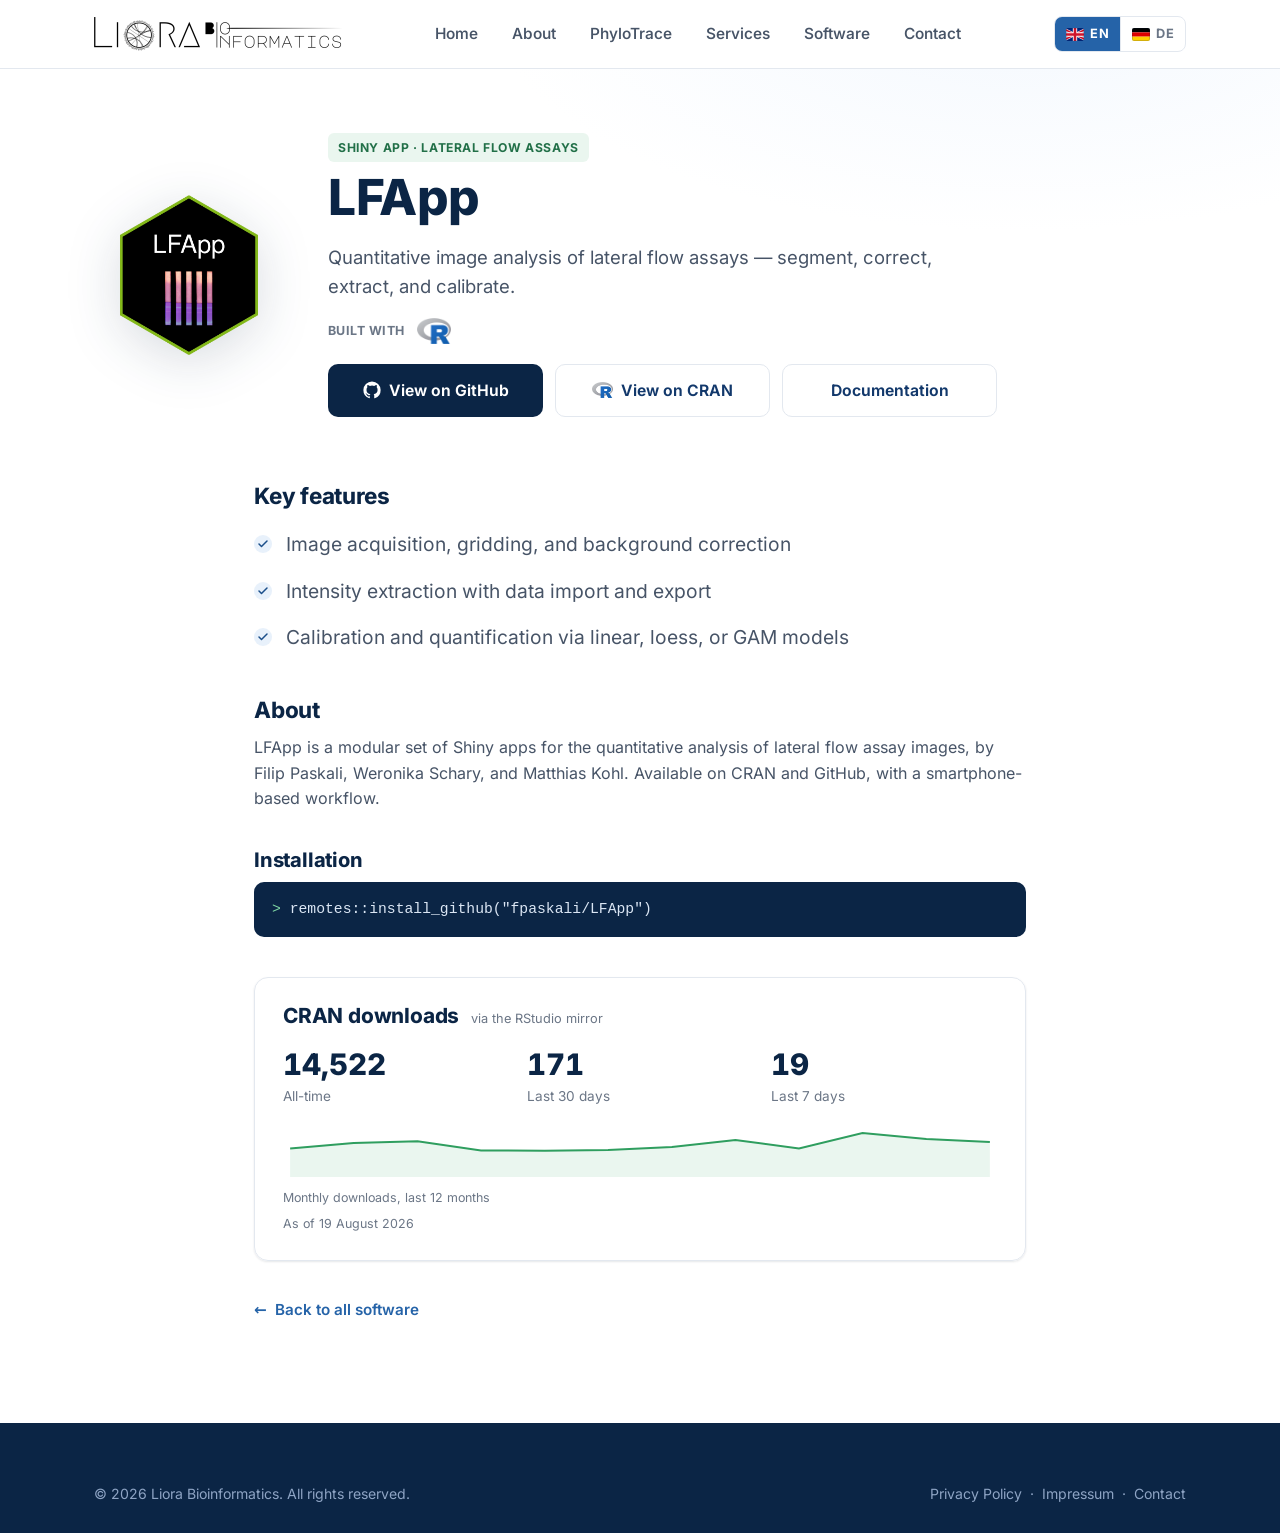
<file: lfapp.html>
<!DOCTYPE html>
<html lang="en">

<head>
  <meta charset="UTF-8" />
  <meta name="viewport" content="width=device-width, initial-scale=1.0" />
  <!-- Content-Security-Policy. Delivered as a meta tag because GitHub Pages
       cannot set response headers. Note that frame-ancestors is ignored in
       meta form, so clickjacking protection still requires a real header. -->
  <meta http-equiv="Content-Security-Policy" content="
    default-src 'self';
    base-uri 'self';
    object-src 'none';
    frame-src 'none';
    script-src 'self';
    style-src 'self' 'unsafe-inline';
    img-src 'self' data:;
    font-src 'self';
    connect-src 'self' https://formcarry.com https://api.github.com;
    form-action 'self' https://formcarry.com;
  " />
  <title>LFApp — Liora Bioinformatics</title>
  <meta name="description"
    content="Quantitative image analysis of lateral flow assays — segment, correct, extract, and calibrate." />
  <link rel="icon" href="assets/img/favicon.ico" />
  <link rel="canonical" href="https://liora-bioinformatics.com/lfapp" />
  <link rel="stylesheet" href="assets/css/styles.css" />
</head>

<body>
  <header class="site-header">
    <div class="container nav">
      <a href="/" class="brand brand-img" aria-label="Liora Bioinformatics home"><img
          src="assets/img/liora-logo.png" alt="Liora Bioinformatics" /></a>
      <nav>
        <ul class="nav-links">
          <li><a href="/#home">Home</a></li>
          <li><a href="/#dna" data-i18n="nav.about">About</a></li>
          <li><a href="/phylotrace">PhyloTrace</a></li>
          <li><a href="/#services" data-i18n="nav.services">Services</a></li>
          <li><a href="/#products" data-i18n="nav.products">Software</a></li>
          <li><a href="/contact" data-i18n="nav.contact">Contact</a></li>
        </ul>
      </nav>
      <div class="nav-cta">
        <div class="lang-switch" role="group" aria-label="Language / Sprache"><button class="lang-btn" data-lang="en"
            type="button"><span class="flag flag-gb" aria-hidden="true"></span>EN</button><button class="lang-btn" data-lang="de" type="button"><span class="flag flag-de" aria-hidden="true"></span>DE</button></div>
        <!-- <a href="/" class="btn btn-ghost" data-i18n="nav.backhome">Home</a> -->
        <button class="nav-toggle" aria-label="Menu"
          aria-expanded="false"><span></span><span></span><span></span></button>
      </div>
    </div>
  </header>

  <section class="page-hero">
    <div class="container pkg-hero">
      <img class="pkg-logo" src="assets/img/hex-LFApp.png" alt="LFApp logo" />
      <div>
        <div class="pkg-cats"><span data-i18n="pkg.lfapp.cat">Shiny app · Lateral flow assays</span></div>
        <h1>LFApp</h1>
        <p class="pkg-tagline" data-i18n="pkg.lfapp.tag">Quantitative image analysis of lateral flow assays — segment,
          correct, extract, and calibrate.</p>
        <div class="pkg-tech"><span class="lbl" data-i18n="pkg.builtwith">Built with</span><img
            src="assets/img/R_logo.png" alt="R" title="R" /></div>
        <div class="resource-btns">
          <a class="btn btn-gh" href="https://github.com/fpaskali/LFApp" target="_blank" rel="noopener"><svg
              viewBox="0 0 24 24" fill="currentColor" aria-hidden="true">
              <path
                d="M12 .5A11.5 11.5 0 0 0 .5 12a11.5 11.5 0 0 0 7.86 10.92c.57.1.78-.25.78-.55v-2c-3.2.7-3.88-1.37-3.88-1.37-.52-1.33-1.28-1.68-1.28-1.68-1.05-.72.08-.7.08-.7 1.16.08 1.77 1.2 1.77 1.2 1.03 1.77 2.7 1.26 3.36.96.1-.75.4-1.26.72-1.55-2.55-.29-5.23-1.28-5.23-5.7 0-1.26.45-2.29 1.19-3.1-.12-.29-.52-1.46.11-3.05 0 0 .97-.31 3.18 1.18a11 11 0 0 1 5.8 0c2.2-1.49 3.17-1.18 3.17-1.18.63 1.59.23 2.76.11 3.05.74.81 1.19 1.84 1.19 3.1 0 4.43-2.69 5.4-5.25 5.69.41.36.78 1.06.78 2.14v3.17c0 .3.2.66.79.55A11.5 11.5 0 0 0 23.5 12 11.5 11.5 0 0 0 12 .5z" />
            </svg> <span data-i18n="pkg.gh">View on GitHub</span></a>
          <a class="btn btn-ghost" href="https://cran.r-project.org/package=LFApp" target="_blank" rel="noopener"><img
              class="cran-r" src="assets/img/R_logo.png" alt="" /> <span data-i18n="pkg.cran">View on CRAN</span></a>
          <a class="btn btn-ghost" href="https://fpaskali.github.io/LFApp/" target="_blank" rel="noopener"><span
              data-i18n="pkg.docs">Documentation</span></a>
        </div>
      </div>
    </div>
  </section>

  <section class="section" style="padding-top:26px;">
    <div class="container" style="max-width:820px;">
      <h2 data-i18n="pkg.features" style="font-size:1.4rem;">Key features</h2>
      <ul class="feature-list">
        <li data-i18n="pkg.lfapp.f1">Image acquisition, gridding, and background correction</li>
        <li data-i18n="pkg.lfapp.f2">Intensity extraction with data import and export</li>
        <li data-i18n="pkg.lfapp.f3">Calibration and quantification via linear, loess, or GAM models</li>
      </ul>
      <h2 data-i18n="pkg.about" style="font-size:1.4rem;margin-top:36px;">About</h2>
      <p data-i18n="pkg.lfapp.about">LFApp is a modular set of Shiny apps for the quantitative analysis of lateral flow
        assay images, by Filip Paskali, Weronika Schary, and Matthias Kohl. Available on CRAN and GitHub, with a
        smartphone-based workflow.</p>
      <h2 data-i18n="pkg.install" style="font-size:1.25rem;margin-top:36px;">Installation</h2>
      <pre class="code-block"><span class="c-prompt">&gt; </span>remotes::install_github("fpaskali/LFApp")</pre>
      <div class="cran-stats" data-package="LFApp">
        <div class="cran-head">
          <h2 data-i18n="cran.title">CRAN downloads</h2>
          <span class="cran-src" data-i18n="cran.src">via the RStudio mirror</span>
        </div>
        <div class="cran-grid">
          <div>
            <div class="cran-num" data-stat="total">&mdash;</div>
            <div class="cran-lbl" data-i18n="cran.total">All-time</div>
          </div>
          <div>
            <div class="cran-num" data-stat="m">&mdash;</div>
            <div class="cran-lbl" data-i18n="cran.month">Last 30 days</div>
          </div>
          <div>
            <div class="cran-num" data-stat="w">&mdash;</div>
            <div class="cran-lbl" data-i18n="cran.week">Last 7 days</div>
          </div>
        </div>
        <div class="cran-spark" data-stat="spark" aria-hidden="true"></div>
        <div class="cran-spark-lbl" data-i18n="cran.trend">Monthly downloads, last 12 months</div>
        <div class="cran-asof" data-stat="asof"></div>
      </div>
      <p style="margin-top:36px;"><a class="back-link" href="/#products">&larr; <span data-i18n="pkg.back">Back
            to all software</span></a></p>
    </div>
  </section>
  <footer class="site-footer">
    <div class="container">
      <div class="footer-bottom" style="border:none;margin:0;padding:0;">
        <span>&copy; <span data-year>2026</span> <span data-i18n="footer.rights">Liora Bioinformatics. All rights
            reserved.</span></span>
        <span><a href="/privacy" data-i18n="footer.privacy">Privacy Policy</a> &nbsp;&middot;&nbsp; <a
            href="/impressum" data-i18n="footer.imprint">Impressum</a> &nbsp;&middot;&nbsp; <a href="/contact"
            data-i18n="footer.contact">Contact</a></span>
      </div>
    </div>
  </footer>
  <script src="assets/js/i18n.js"></script>
  <script src="assets/js/cranstats.js"></script>
  <script src="assets/js/main.js"></script>
</body>

</html>
</file>
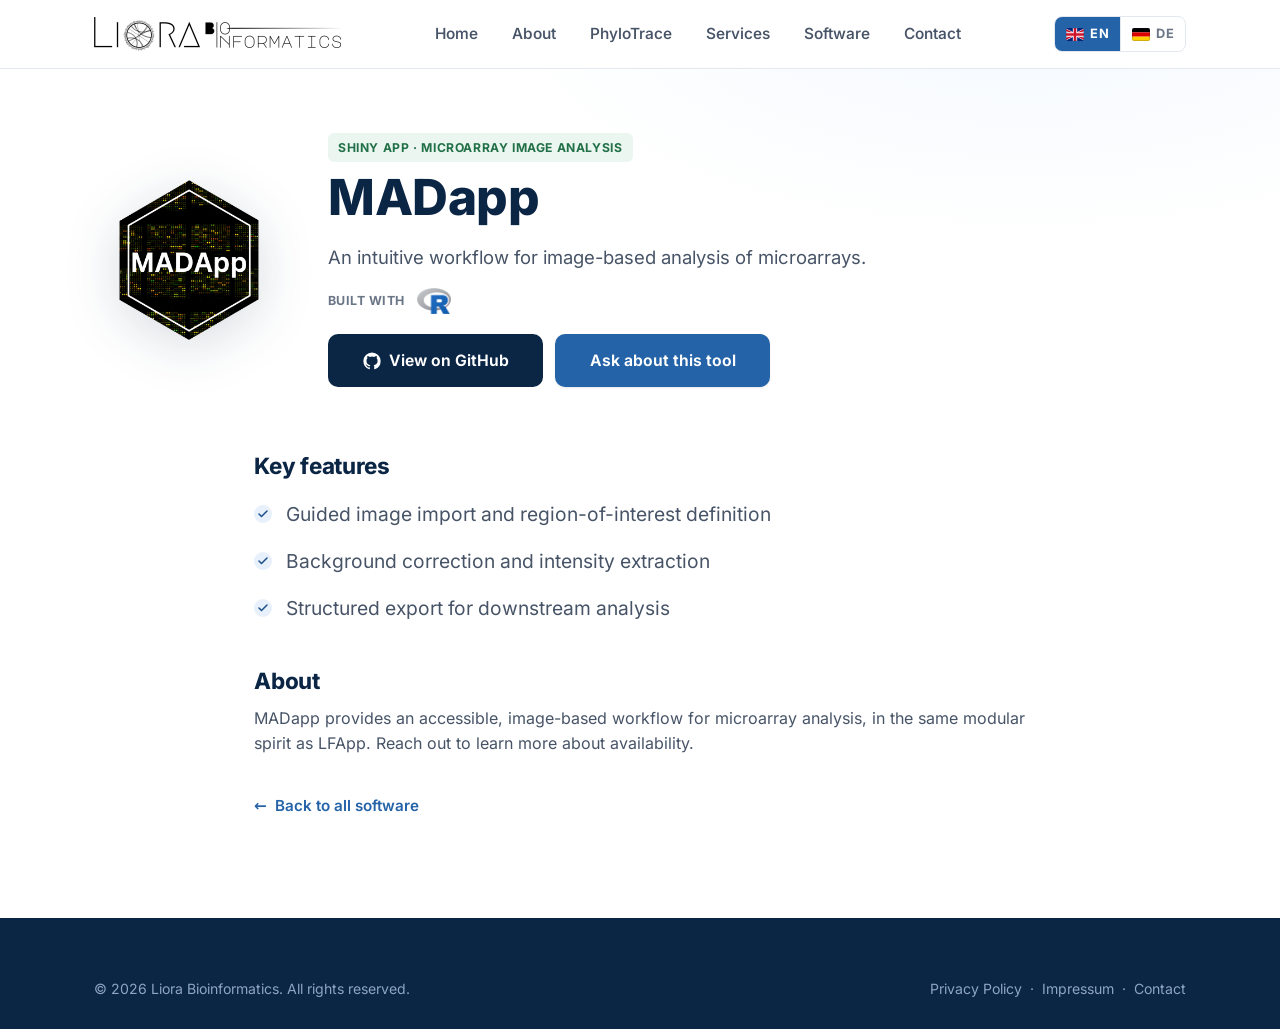
<file: madapp.html>
<!DOCTYPE html>
<html lang="en">

<head>
  <meta charset="UTF-8" />
  <meta name="viewport" content="width=device-width, initial-scale=1.0" />
  <!-- Content-Security-Policy. Delivered as a meta tag because GitHub Pages
       cannot set response headers. Note that frame-ancestors is ignored in
       meta form, so clickjacking protection still requires a real header. -->
  <meta http-equiv="Content-Security-Policy" content="
    default-src 'self';
    base-uri 'self';
    object-src 'none';
    frame-src 'none';
    script-src 'self';
    style-src 'self' 'unsafe-inline';
    img-src 'self' data:;
    font-src 'self';
    connect-src 'self' https://formcarry.com https://api.github.com;
    form-action 'self' https://formcarry.com;
  " />
  <title>MADapp — Liora Bioinformatics</title>
  <meta name="description" content="An intuitive workflow for image-based analysis of microarrays." />
  <link rel="icon" href="assets/img/favicon.ico" />
  <link rel="canonical" href="https://liora-bioinformatics.com/madapp" />
  <link rel="stylesheet" href="assets/css/styles.css" />
</head>

<body>
  <header class="site-header">
    <div class="container nav">
      <a href="/" class="brand brand-img" aria-label="Liora Bioinformatics home"><img
          src="assets/img/liora-logo.png" alt="Liora Bioinformatics" /></a>
      <nav>
        <ul class="nav-links">
          <li><a href="/#home">Home</a></li>
          <li><a href="/#dna" data-i18n="nav.about">About</a></li>
          <li><a href="/phylotrace">PhyloTrace</a></li>
          <li><a href="/#services" data-i18n="nav.services">Services</a></li>
          <li><a href="/#products" data-i18n="nav.products">Software</a></li>
          <li><a href="/contact" data-i18n="nav.contact">Contact</a></li>
        </ul>
      </nav>
      <div class="nav-cta">
        <div class="lang-switch" role="group" aria-label="Language / Sprache"><button class="lang-btn" data-lang="en"
            type="button"><span class="flag flag-gb" aria-hidden="true"></span>EN</button><button class="lang-btn" data-lang="de" type="button"><span class="flag flag-de" aria-hidden="true"></span>DE</button></div>
        <!-- <a href="/" class="btn btn-ghost" data-i18n="nav.backhome">Home</a> -->
        <button class="nav-toggle" aria-label="Menu"
          aria-expanded="false"><span></span><span></span><span></span></button>
      </div>
    </div>
  </header>

  <section class="page-hero">
    <div class="container pkg-hero">
      <img class="pkg-logo" src="assets/img/hex-MADApp.png" alt="MADapp logo" />
      <div>
        <div class="pkg-cats"><span data-i18n="pkg.madapp.cat">Shiny app · Microarray image analysis</span></div>
        <h1>MADapp</h1>
        <p class="pkg-tagline" data-i18n="pkg.madapp.tag">An intuitive workflow for image-based analysis of microarrays.
        </p>
        <div class="pkg-tech"><span class="lbl" data-i18n="pkg.builtwith">Built with</span><img
            src="assets/img/R_logo.png" alt="R" title="R" /></div>
        <div class="resource-btns">
          <a class="btn btn-gh" href="https://github.com/fpaskali/MADApp" target="_blank" rel="noopener"><svg
              viewBox="0 0 24 24" fill="currentColor" aria-hidden="true">
              <path
                d="M12 .5A11.5 11.5 0 0 0 .5 12a11.5 11.5 0 0 0 7.86 10.92c.57.1.78-.25.78-.55v-2c-3.2.7-3.88-1.37-3.88-1.37-.52-1.33-1.28-1.68-1.28-1.68-1.05-.72.08-.7.08-.7 1.16.08 1.77 1.2 1.77 1.2 1.03 1.77 2.7 1.26 3.36.96.1-.75.4-1.26.72-1.55-2.55-.29-5.23-1.28-5.23-5.7 0-1.26.45-2.29 1.19-3.1-.12-.29-.52-1.46.11-3.05 0 0 .97-.31 3.18 1.18a11 11 0 0 1 5.8 0c2.2-1.49 3.17-1.18 3.17-1.18.63 1.59.23 2.76.11 3.05.74.81 1.19 1.84 1.19 3.1 0 4.43-2.69 5.4-5.25 5.69.41.36.78 1.06.78 2.14v3.17c0 .3.2.66.79.55A11.5 11.5 0 0 0 23.5 12 11.5 11.5 0 0 0 12 .5z" />
            </svg> <span data-i18n="pkg.gh">View on GitHub</span></a>
          <a class="btn btn-primary" href="/contact"><span data-i18n="pkg.contact">Ask about this tool</span></a>
        </div>
      </div>
    </div>
  </section>

  <section class="section" style="padding-top:26px;">
    <div class="container" style="max-width:820px;">
      <h2 data-i18n="pkg.features" style="font-size:1.4rem;">Key features</h2>
      <ul class="feature-list">
        <li data-i18n="pkg.madapp.f1">Guided image import and region-of-interest definition</li>
        <li data-i18n="pkg.madapp.f2">Background correction and intensity extraction</li>
        <li data-i18n="pkg.madapp.f3">Structured export for downstream analysis</li>
      </ul>
      <h2 data-i18n="pkg.about" style="font-size:1.4rem;margin-top:36px;">About</h2>
      <p data-i18n="pkg.madapp.about">MADapp provides an accessible, image-based workflow for microarray analysis, in
        the same modular spirit as LFApp. Reach out to learn more about availability.</p>
      <p style="margin-top:36px;"><a class="back-link" href="/#products">&larr; <span data-i18n="pkg.back">Back
            to all software</span></a></p>
    </div>
  </section>
  <footer class="site-footer">
    <div class="container">
      <div class="footer-bottom" style="border:none;margin:0;padding:0;">
        <span>&copy; <span data-year>2026</span> <span data-i18n="footer.rights">Liora Bioinformatics. All rights
            reserved.</span></span>
        <span><a href="/privacy" data-i18n="footer.privacy">Privacy Policy</a> &nbsp;&middot;&nbsp; <a
            href="/impressum" data-i18n="footer.imprint">Impressum</a> &nbsp;&middot;&nbsp; <a href="/contact"
            data-i18n="footer.contact">Contact</a></span>
      </div>
    </div>
  </footer>
  <script src="assets/js/i18n.js"></script>
  <script src="assets/js/main.js"></script>
</body>

</html>
</file>
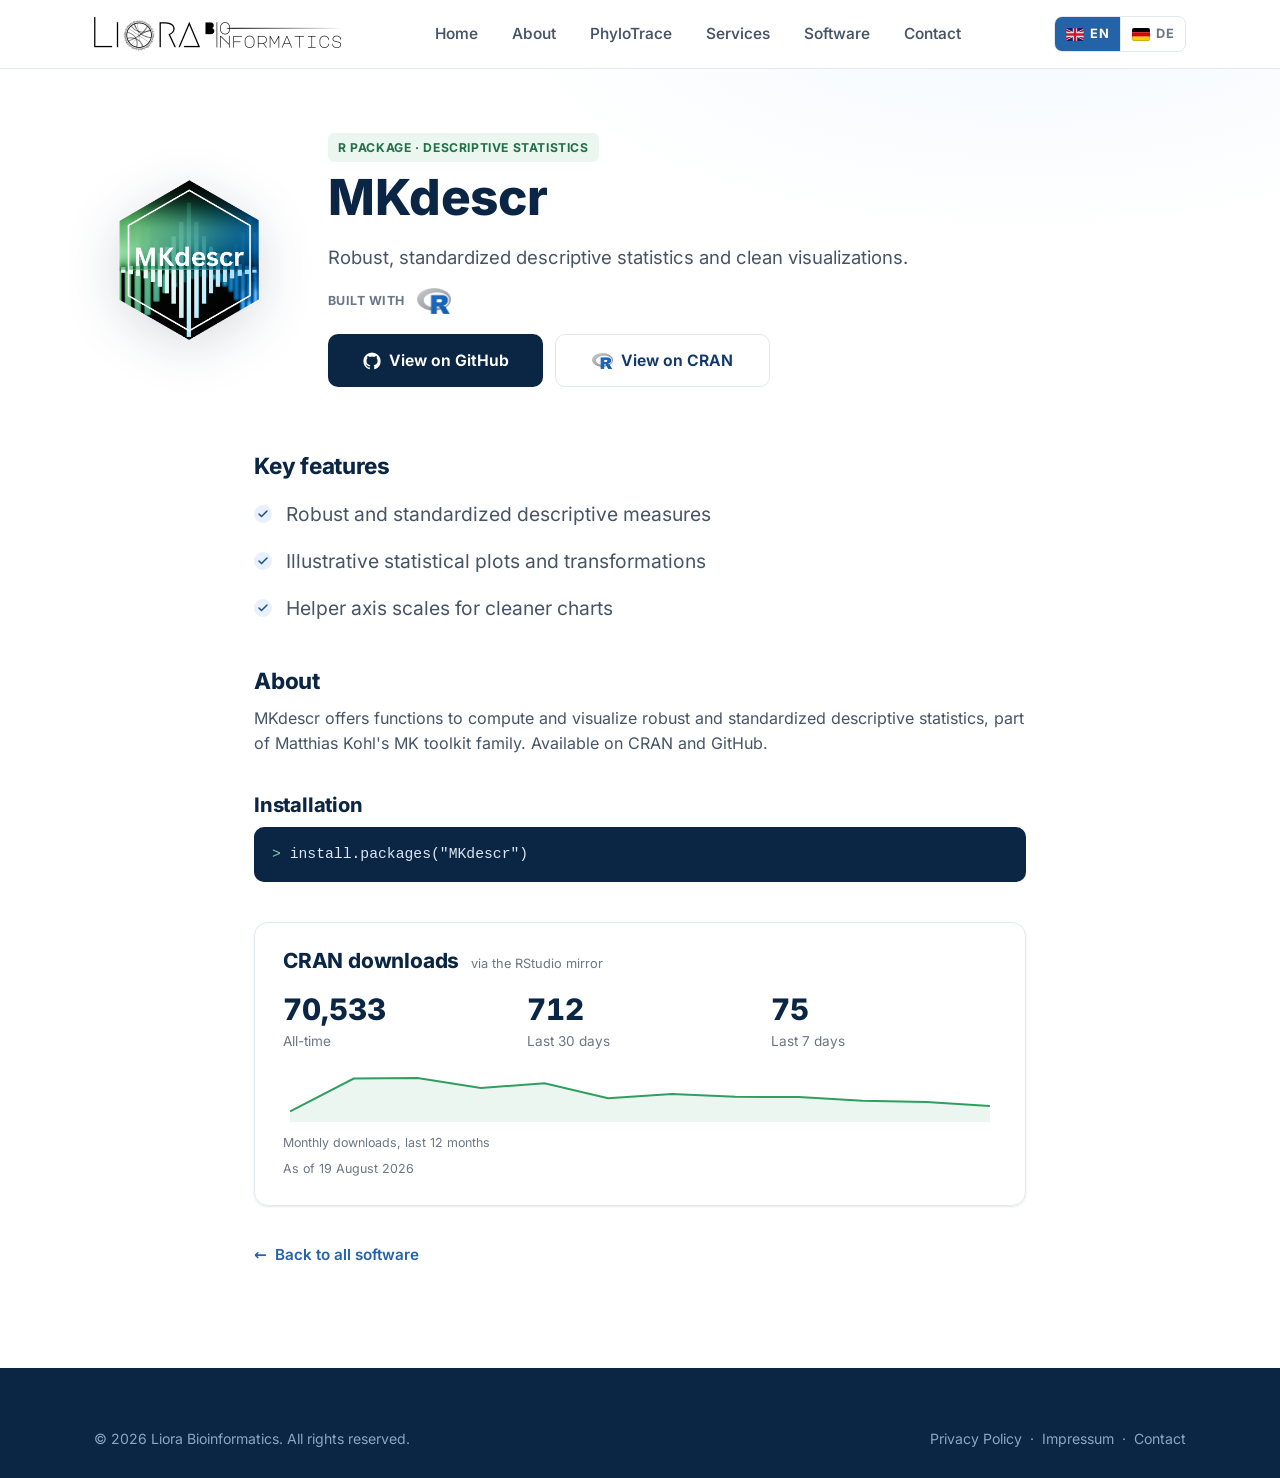
<file: mkdescr.html>
<!DOCTYPE html>
<html lang="en">

<head>
  <meta charset="UTF-8" />
  <meta name="viewport" content="width=device-width, initial-scale=1.0" />
  <!-- Content-Security-Policy. Delivered as a meta tag because GitHub Pages
       cannot set response headers. Note that frame-ancestors is ignored in
       meta form, so clickjacking protection still requires a real header. -->
  <meta http-equiv="Content-Security-Policy" content="
    default-src 'self';
    base-uri 'self';
    object-src 'none';
    frame-src 'none';
    script-src 'self';
    style-src 'self' 'unsafe-inline';
    img-src 'self' data:;
    font-src 'self';
    connect-src 'self' https://formcarry.com https://api.github.com;
    form-action 'self' https://formcarry.com;
  " />
  <title>MKdescr — Liora Bioinformatics</title>
  <meta name="description" content="Robust, standardized descriptive statistics and clean visualizations." />
  <link rel="icon" href="assets/img/favicon.ico" />
  <link rel="canonical" href="https://liora-bioinformatics.com/mkdescr" />
  <link rel="stylesheet" href="assets/css/styles.css" />
</head>

<body>
  <header class="site-header">
    <div class="container nav">
      <a href="/" class="brand brand-img" aria-label="Liora Bioinformatics home"><img
          src="assets/img/liora-logo.png" alt="Liora Bioinformatics" /></a>
      <nav>
        <ul class="nav-links">
          <li><a href="/#home">Home</a></li>
          <li><a href="/#dna" data-i18n="nav.about">About</a></li>
          <li><a href="/phylotrace">PhyloTrace</a></li>
          <li><a href="/#services" data-i18n="nav.services">Services</a></li>
          <li><a href="/#products" data-i18n="nav.products">Software</a></li>
          <li><a href="/contact" data-i18n="nav.contact">Contact</a></li>
        </ul>
      </nav>
      <div class="nav-cta">
        <div class="lang-switch" role="group" aria-label="Language / Sprache"><button class="lang-btn" data-lang="en"
            type="button"><span class="flag flag-gb" aria-hidden="true"></span>EN</button><button class="lang-btn" data-lang="de" type="button"><span class="flag flag-de" aria-hidden="true"></span>DE</button></div>
        <!-- <a href="/" class="btn btn-ghost" data-i18n="nav.backhome">Home</a> -->
        <button class="nav-toggle" aria-label="Menu"
          aria-expanded="false"><span></span><span></span><span></span></button>
      </div>
    </div>
  </header>

  <section class="page-hero">
    <div class="container pkg-hero">
      <img class="pkg-logo" src="assets/img/hex-MKdescr.png" alt="MKdescr logo" />
      <div>
        <div class="pkg-cats"><span data-i18n="pkg.mkdescr.cat">R package · Descriptive statistics</span></div>
        <h1>MKdescr</h1>
        <p class="pkg-tagline" data-i18n="pkg.mkdescr.tag">Robust, standardized descriptive statistics and clean
          visualizations.</p>
        <div class="pkg-tech"><span class="lbl" data-i18n="pkg.builtwith">Built with</span><img
            src="assets/img/R_logo.png" alt="R" title="R" /></div>
        <div class="resource-btns">
          <a class="btn btn-gh" href="https://github.com/stamats/MKdescr" target="_blank" rel="noopener"><svg
              viewBox="0 0 24 24" fill="currentColor" aria-hidden="true">
              <path
                d="M12 .5A11.5 11.5 0 0 0 .5 12a11.5 11.5 0 0 0 7.86 10.92c.57.1.78-.25.78-.55v-2c-3.2.7-3.88-1.37-3.88-1.37-.52-1.33-1.28-1.68-1.28-1.68-1.05-.72.08-.7.08-.7 1.16.08 1.77 1.2 1.77 1.2 1.03 1.77 2.7 1.26 3.36.96.1-.75.4-1.26.72-1.55-2.55-.29-5.23-1.28-5.23-5.7 0-1.26.45-2.29 1.19-3.1-.12-.29-.52-1.46.11-3.05 0 0 .97-.31 3.18 1.18a11 11 0 0 1 5.8 0c2.2-1.49 3.17-1.18 3.17-1.18.63 1.59.23 2.76.11 3.05.74.81 1.19 1.84 1.19 3.1 0 4.43-2.69 5.4-5.25 5.69.41.36.78 1.06.78 2.14v3.17c0 .3.2.66.79.55A11.5 11.5 0 0 0 23.5 12 11.5 11.5 0 0 0 12 .5z" />
            </svg> <span data-i18n="pkg.gh">View on GitHub</span></a>
          <a class="btn btn-ghost" href="https://cran.r-project.org/package=MKdescr" target="_blank" rel="noopener"><img
              class="cran-r" src="assets/img/R_logo.png" alt="" /> <span data-i18n="pkg.cran">View on CRAN</span></a>
        </div>
      </div>
    </div>
  </section>

  <section class="section" style="padding-top:26px;">
    <div class="container" style="max-width:820px;">
      <h2 data-i18n="pkg.features" style="font-size:1.4rem;">Key features</h2>
      <ul class="feature-list">
        <li data-i18n="pkg.mkdescr.f1">Robust and standardized descriptive measures</li>
        <li data-i18n="pkg.mkdescr.f2">Illustrative statistical plots and transformations</li>
        <li data-i18n="pkg.mkdescr.f3">Helper axis scales for cleaner charts</li>
      </ul>
      <h2 data-i18n="pkg.about" style="font-size:1.4rem;margin-top:36px;">About</h2>
      <p data-i18n="pkg.mkdescr.about">MKdescr offers functions to compute and visualize robust and standardized
        descriptive statistics, part of Matthias Kohl's MK toolkit family. Available on CRAN and GitHub.</p>
      <h2 data-i18n="pkg.install" style="font-size:1.25rem;margin-top:36px;">Installation</h2>
      <pre class="code-block"><span class="c-prompt">&gt; </span>install.packages("MKdescr")</pre>
      <div class="cran-stats" data-package="MKdescr">
        <div class="cran-head">
          <h2 data-i18n="cran.title">CRAN downloads</h2>
          <span class="cran-src" data-i18n="cran.src">via the RStudio mirror</span>
        </div>
        <div class="cran-grid">
          <div>
            <div class="cran-num" data-stat="total">&mdash;</div>
            <div class="cran-lbl" data-i18n="cran.total">All-time</div>
          </div>
          <div>
            <div class="cran-num" data-stat="m">&mdash;</div>
            <div class="cran-lbl" data-i18n="cran.month">Last 30 days</div>
          </div>
          <div>
            <div class="cran-num" data-stat="w">&mdash;</div>
            <div class="cran-lbl" data-i18n="cran.week">Last 7 days</div>
          </div>
        </div>
        <div class="cran-spark" data-stat="spark" aria-hidden="true"></div>
        <div class="cran-spark-lbl" data-i18n="cran.trend">Monthly downloads, last 12 months</div>
        <div class="cran-asof" data-stat="asof"></div>
      </div>
      <p style="margin-top:36px;"><a class="back-link" href="/#products">&larr; <span data-i18n="pkg.back">Back
            to all software</span></a></p>
    </div>
  </section>
  <footer class="site-footer">
    <div class="container">
      <div class="footer-bottom" style="border:none;margin:0;padding:0;">
        <span>&copy; <span data-year>2026</span> <span data-i18n="footer.rights">Liora Bioinformatics. All rights
            reserved.</span></span>
        <span><a href="/privacy" data-i18n="footer.privacy">Privacy Policy</a> &nbsp;&middot;&nbsp; <a
            href="/impressum" data-i18n="footer.imprint">Impressum</a> &nbsp;&middot;&nbsp; <a href="/contact"
            data-i18n="footer.contact">Contact</a></span>
      </div>
    </div>
  </footer>
  <script src="assets/js/i18n.js"></script>
  <script src="assets/js/cranstats.js"></script>
  <script src="assets/js/main.js"></script>
</body>

</html>
</file>
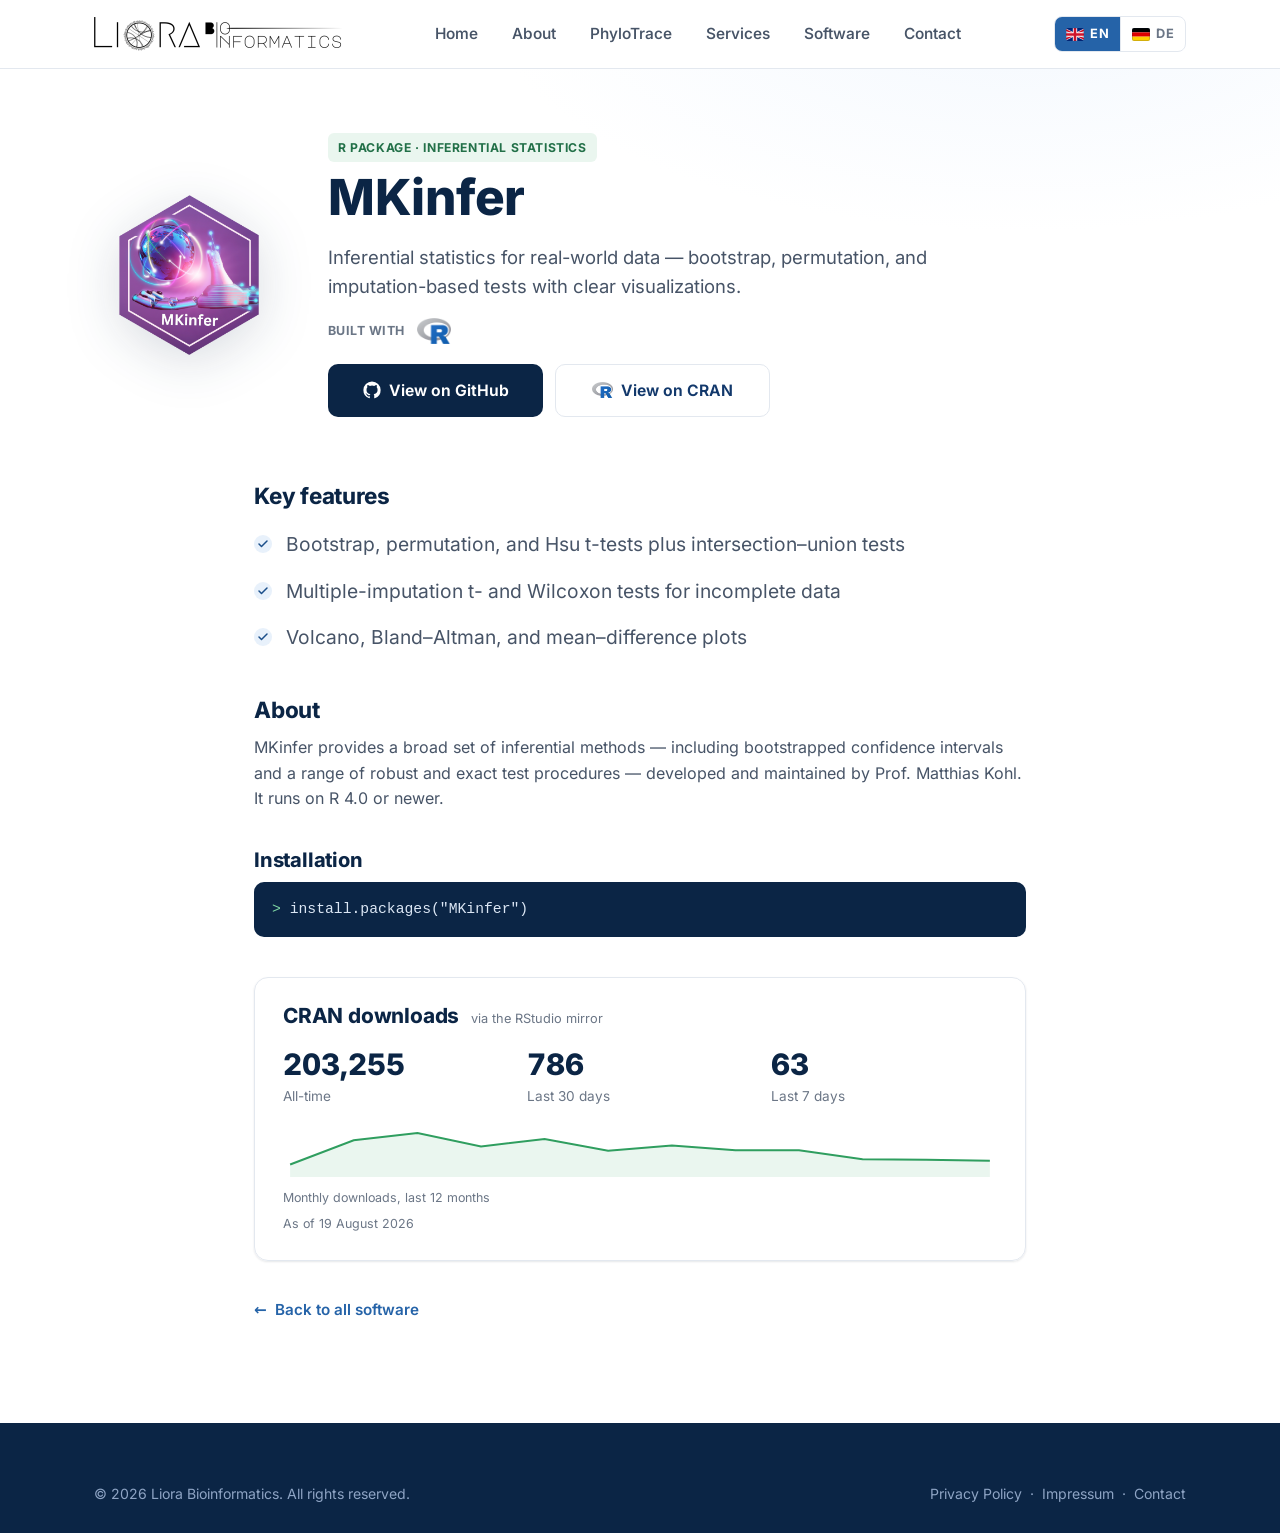
<file: mkinfer.html>
<!DOCTYPE html>
<html lang="en">

<head>
  <meta charset="UTF-8" />
  <meta name="viewport" content="width=device-width, initial-scale=1.0" />
  <!-- Content-Security-Policy. Delivered as a meta tag because GitHub Pages
       cannot set response headers. Note that frame-ancestors is ignored in
       meta form, so clickjacking protection still requires a real header. -->
  <meta http-equiv="Content-Security-Policy" content="
    default-src 'self';
    base-uri 'self';
    object-src 'none';
    frame-src 'none';
    script-src 'self';
    style-src 'self' 'unsafe-inline';
    img-src 'self' data:;
    font-src 'self';
    connect-src 'self' https://formcarry.com https://api.github.com;
    form-action 'self' https://formcarry.com;
  " />
  <title>MKinfer — Liora Bioinformatics</title>
  <meta name="description"
    content="Inferential statistics for real-world data — bootstrap, permutation, and imputation-based tests with clear visualizations." />
  <link rel="icon" href="assets/img/favicon.ico" />
  <link rel="canonical" href="https://liora-bioinformatics.com/mkinfer" />
  <link rel="stylesheet" href="assets/css/styles.css" />
</head>

<body>
  <header class="site-header">
    <div class="container nav">
      <a href="/" class="brand brand-img" aria-label="Liora Bioinformatics home"><img
          src="assets/img/liora-logo.png" alt="Liora Bioinformatics" /></a>
      <nav>
        <ul class="nav-links">
          <li><a href="/#home">Home</a></li>
          <li><a href="/#dna" data-i18n="nav.about">About</a></li>
          <li><a href="/phylotrace">PhyloTrace</a></li>
          <li><a href="/#services" data-i18n="nav.services">Services</a></li>
          <li><a href="/#products" data-i18n="nav.products">Software</a></li>
          <li><a href="/contact" data-i18n="nav.contact">Contact</a></li>
        </ul>
      </nav>
      <div class="nav-cta">
        <div class="lang-switch" role="group" aria-label="Language / Sprache"><button class="lang-btn" data-lang="en"
            type="button"><span class="flag flag-gb" aria-hidden="true"></span>EN</button><button class="lang-btn" data-lang="de" type="button"><span class="flag flag-de" aria-hidden="true"></span>DE</button></div>
        <!-- <a href="/" class="btn btn-ghost" data-i18n="nav.backhome">Home</a> -->
        <button class="nav-toggle" aria-label="Menu"
          aria-expanded="false"><span></span><span></span><span></span></button>
      </div>
    </div>
  </header>

  <section class="page-hero">
    <div class="container pkg-hero">
      <img class="pkg-logo" src="assets/img/hex-MKinfer.png" alt="MKinfer logo" />
      <div>
        <div class="pkg-cats"><span data-i18n="pkg.mkinfer.cat">R package · Inferential statistics</span></div>
        <h1>MKinfer</h1>
        <p class="pkg-tagline" data-i18n="pkg.mkinfer.tag">Inferential statistics for real-world data — bootstrap,
          permutation, and imputation-based tests with clear visualizations.</p>
        <div class="pkg-tech"><span class="lbl" data-i18n="pkg.builtwith">Built with</span><img
            src="assets/img/R_logo.png" alt="R" title="R" /></div>
        <div class="resource-btns">
          <a class="btn btn-gh" href="https://github.com/stamats/MKinfer" target="_blank" rel="noopener"><svg
              viewBox="0 0 24 24" fill="currentColor" aria-hidden="true">
              <path
                d="M12 .5A11.5 11.5 0 0 0 .5 12a11.5 11.5 0 0 0 7.86 10.92c.57.1.78-.25.78-.55v-2c-3.2.7-3.88-1.37-3.88-1.37-.52-1.33-1.28-1.68-1.28-1.68-1.05-.72.08-.7.08-.7 1.16.08 1.77 1.2 1.77 1.2 1.03 1.77 2.7 1.26 3.36.96.1-.75.4-1.26.72-1.55-2.55-.29-5.23-1.28-5.23-5.7 0-1.26.45-2.29 1.19-3.1-.12-.29-.52-1.46.11-3.05 0 0 .97-.31 3.18 1.18a11 11 0 0 1 5.8 0c2.2-1.49 3.17-1.18 3.17-1.18.63 1.59.23 2.76.11 3.05.74.81 1.19 1.84 1.19 3.1 0 4.43-2.69 5.4-5.25 5.69.41.36.78 1.06.78 2.14v3.17c0 .3.2.66.79.55A11.5 11.5 0 0 0 23.5 12 11.5 11.5 0 0 0 12 .5z" />
            </svg> <span data-i18n="pkg.gh">View on GitHub</span></a>
          <a class="btn btn-ghost" href="https://cran.r-project.org/package=MKinfer" target="_blank" rel="noopener"><img
              class="cran-r" src="assets/img/R_logo.png" alt="" /> <span data-i18n="pkg.cran">View on CRAN</span></a>
        </div>
      </div>
    </div>
  </section>

  <section class="section" style="padding-top:26px;">
    <div class="container" style="max-width:820px;">
      <h2 data-i18n="pkg.features" style="font-size:1.4rem;">Key features</h2>
      <ul class="feature-list">
        <li data-i18n="pkg.mkinfer.f1">Bootstrap, permutation, and Hsu t-tests plus intersection–union tests</li>
        <li data-i18n="pkg.mkinfer.f2">Multiple-imputation t- and Wilcoxon tests for incomplete data</li>
        <li data-i18n="pkg.mkinfer.f3">Volcano, Bland–Altman, and mean–difference plots</li>
      </ul>
      <h2 data-i18n="pkg.about" style="font-size:1.4rem;margin-top:36px;">About</h2>
      <p data-i18n="pkg.mkinfer.about">MKinfer provides a broad set of inferential methods — including bootstrapped
        confidence intervals and a range of robust and exact test procedures — developed and maintained by Prof.
        Matthias Kohl. It runs on R 4.0 or newer.</p>
      <h2 data-i18n="pkg.install" style="font-size:1.25rem;margin-top:36px;">Installation</h2>
      <pre class="code-block"><span class="c-prompt">&gt; </span>install.packages("MKinfer")</pre>
      <div class="cran-stats" data-package="MKinfer">
        <div class="cran-head">
          <h2 data-i18n="cran.title">CRAN downloads</h2>
          <span class="cran-src" data-i18n="cran.src">via the RStudio mirror</span>
        </div>
        <div class="cran-grid">
          <div>
            <div class="cran-num" data-stat="total">&mdash;</div>
            <div class="cran-lbl" data-i18n="cran.total">All-time</div>
          </div>
          <div>
            <div class="cran-num" data-stat="m">&mdash;</div>
            <div class="cran-lbl" data-i18n="cran.month">Last 30 days</div>
          </div>
          <div>
            <div class="cran-num" data-stat="w">&mdash;</div>
            <div class="cran-lbl" data-i18n="cran.week">Last 7 days</div>
          </div>
        </div>
        <div class="cran-spark" data-stat="spark" aria-hidden="true"></div>
        <div class="cran-spark-lbl" data-i18n="cran.trend">Monthly downloads, last 12 months</div>
        <div class="cran-asof" data-stat="asof"></div>
      </div>
      <p style="margin-top:36px;"><a class="back-link" href="/#products">&larr; <span data-i18n="pkg.back">Back
            to all software</span></a></p>
    </div>
  </section>
  <footer class="site-footer">
    <div class="container">
      <div class="footer-bottom" style="border:none;margin:0;padding:0;">
        <span>&copy; <span data-year>2026</span> <span data-i18n="footer.rights">Liora Bioinformatics. All rights
            reserved.</span></span>
        <span><a href="/privacy" data-i18n="footer.privacy">Privacy Policy</a> &nbsp;&middot;&nbsp; <a
            href="/impressum" data-i18n="footer.imprint">Impressum</a> &nbsp;&middot;&nbsp; <a href="/contact"
            data-i18n="footer.contact">Contact</a></span>
      </div>
    </div>
  </footer>
  <script src="assets/js/i18n.js"></script>
  <script src="assets/js/cranstats.js"></script>
  <script src="assets/js/main.js"></script>
</body>

</html>
</file>
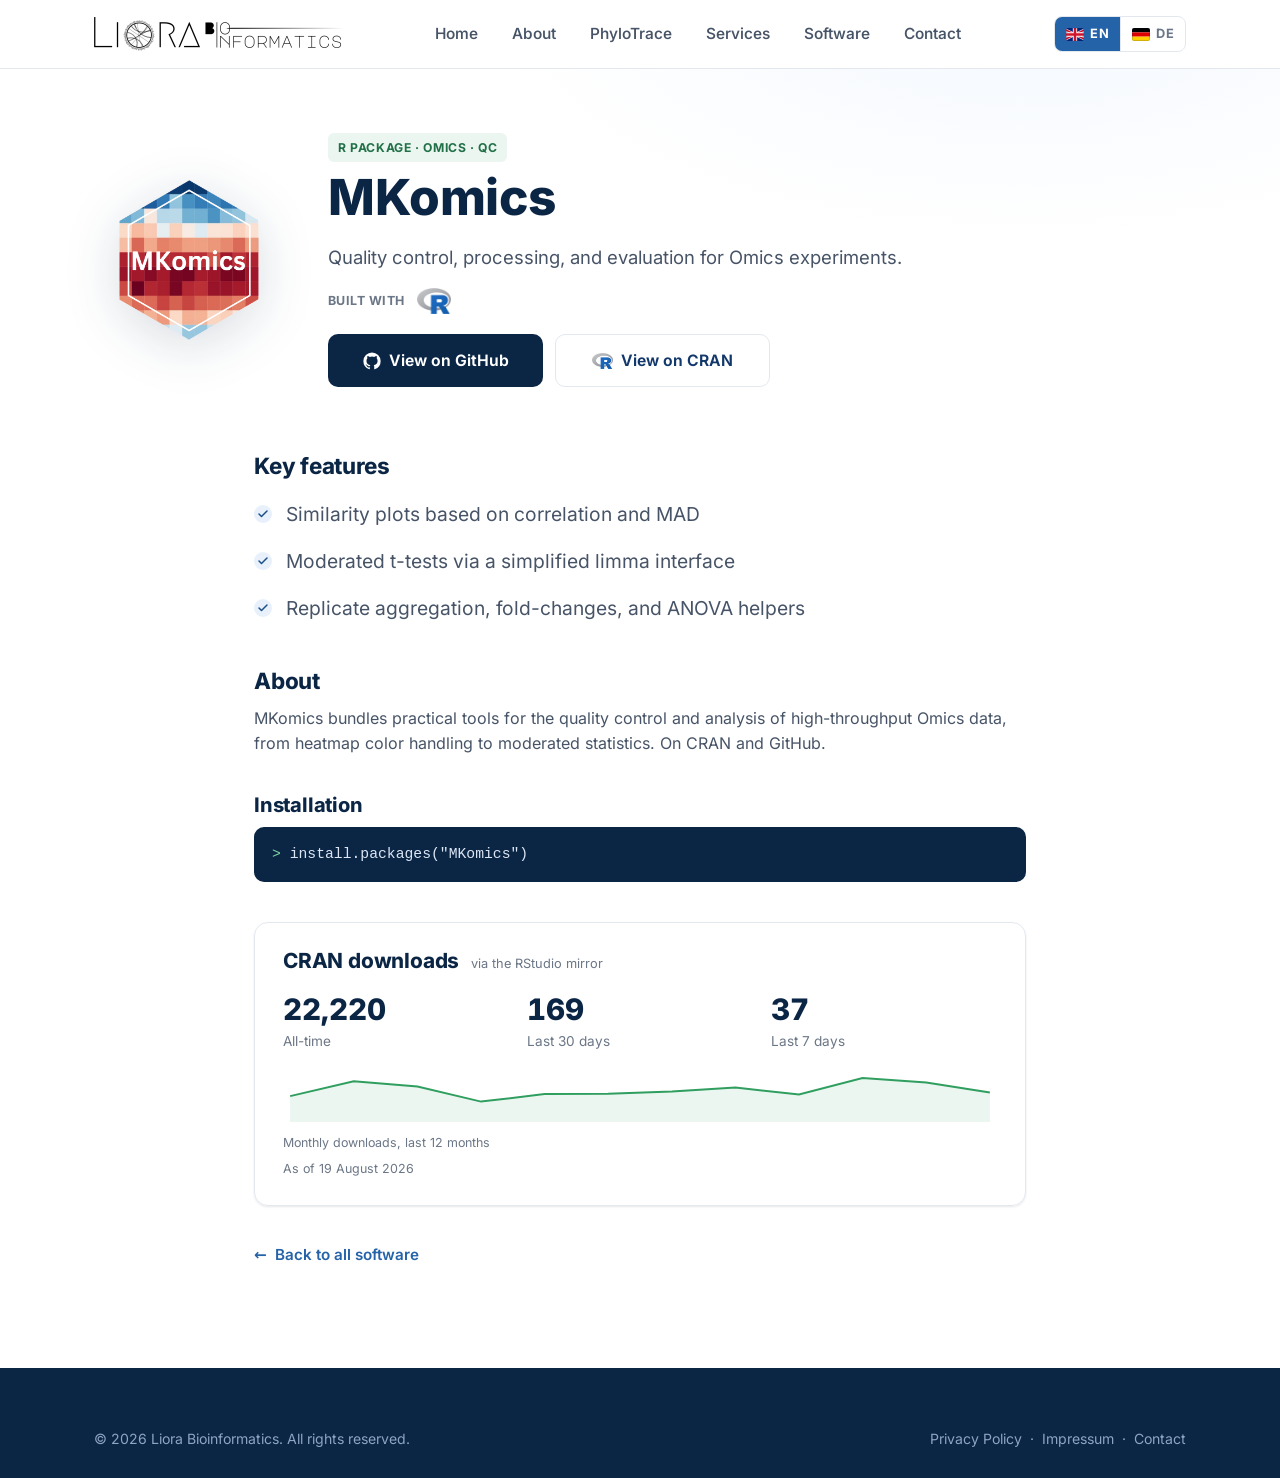
<file: mkomics.html>
<!DOCTYPE html>
<html lang="en">

<head>
  <meta charset="UTF-8" />
  <meta name="viewport" content="width=device-width, initial-scale=1.0" />
  <!-- Content-Security-Policy. Delivered as a meta tag because GitHub Pages
       cannot set response headers. Note that frame-ancestors is ignored in
       meta form, so clickjacking protection still requires a real header. -->
  <meta http-equiv="Content-Security-Policy" content="
    default-src 'self';
    base-uri 'self';
    object-src 'none';
    frame-src 'none';
    script-src 'self';
    style-src 'self' 'unsafe-inline';
    img-src 'self' data:;
    font-src 'self';
    connect-src 'self' https://formcarry.com https://api.github.com;
    form-action 'self' https://formcarry.com;
  " />
  <title>MKomics — Liora Bioinformatics</title>
  <meta name="description" content="Quality control, processing, and evaluation for Omics experiments." />
  <link rel="icon" href="assets/img/favicon.ico" />
  <link rel="canonical" href="https://liora-bioinformatics.com/mkomics" />
  <link rel="stylesheet" href="assets/css/styles.css" />
</head>

<body>
  <header class="site-header">
    <div class="container nav">
      <a href="/" class="brand brand-img" aria-label="Liora Bioinformatics home"><img
          src="assets/img/liora-logo.png" alt="Liora Bioinformatics" /></a>
      <nav>
        <ul class="nav-links">
          <li><a href="/#home">Home</a></li>
          <li><a href="/#dna" data-i18n="nav.about">About</a></li>
          <li><a href="/phylotrace">PhyloTrace</a></li>
          <li><a href="/#services" data-i18n="nav.services">Services</a></li>
          <li><a href="/#products" data-i18n="nav.products">Software</a></li>
          <li><a href="/contact" data-i18n="nav.contact">Contact</a></li>
        </ul>
      </nav>
      <div class="nav-cta">
        <div class="lang-switch" role="group" aria-label="Language / Sprache"><button class="lang-btn" data-lang="en"
            type="button"><span class="flag flag-gb" aria-hidden="true"></span>EN</button><button class="lang-btn" data-lang="de" type="button"><span class="flag flag-de" aria-hidden="true"></span>DE</button></div>
        <!-- <a href="/" class="btn btn-ghost" data-i18n="nav.backhome">Home</a> -->
        <button class="nav-toggle" aria-label="Menu"
          aria-expanded="false"><span></span><span></span><span></span></button>
      </div>
    </div>
  </header>

  <section class="page-hero">
    <div class="container pkg-hero">
      <img class="pkg-logo" src="assets/img/hex-MKomics.png" alt="MKomics logo" />
      <div>
        <div class="pkg-cats"><span data-i18n="pkg.mkomics.cat">R package · Omics · QC</span></div>
        <h1>MKomics</h1>
        <p class="pkg-tagline" data-i18n="pkg.mkomics.tag">Quality control, processing, and evaluation for Omics
          experiments.</p>
        <div class="pkg-tech"><span class="lbl" data-i18n="pkg.builtwith">Built with</span><img
            src="assets/img/R_logo.png" alt="R" title="R" /></div>
        <div class="resource-btns">
          <a class="btn btn-gh" href="https://github.com/stamats/MKomics" target="_blank" rel="noopener"><svg
              viewBox="0 0 24 24" fill="currentColor" aria-hidden="true">
              <path
                d="M12 .5A11.5 11.5 0 0 0 .5 12a11.5 11.5 0 0 0 7.86 10.92c.57.1.78-.25.78-.55v-2c-3.2.7-3.88-1.37-3.88-1.37-.52-1.33-1.28-1.68-1.28-1.68-1.05-.72.08-.7.08-.7 1.16.08 1.77 1.2 1.77 1.2 1.03 1.77 2.7 1.26 3.36.96.1-.75.4-1.26.72-1.55-2.55-.29-5.23-1.28-5.23-5.7 0-1.26.45-2.29 1.19-3.1-.12-.29-.52-1.46.11-3.05 0 0 .97-.31 3.18 1.18a11 11 0 0 1 5.8 0c2.2-1.49 3.17-1.18 3.17-1.18.63 1.59.23 2.76.11 3.05.74.81 1.19 1.84 1.19 3.1 0 4.43-2.69 5.4-5.25 5.69.41.36.78 1.06.78 2.14v3.17c0 .3.2.66.79.55A11.5 11.5 0 0 0 23.5 12 11.5 11.5 0 0 0 12 .5z" />
            </svg> <span data-i18n="pkg.gh">View on GitHub</span></a>
          <a class="btn btn-ghost" href="https://cran.r-project.org/package=MKomics" target="_blank" rel="noopener"><img
              class="cran-r" src="assets/img/R_logo.png" alt="" /> <span data-i18n="pkg.cran">View on CRAN</span></a>
        </div>
      </div>
    </div>
  </section>

  <section class="section" style="padding-top:26px;">
    <div class="container" style="max-width:820px;">
      <h2 data-i18n="pkg.features" style="font-size:1.4rem;">Key features</h2>
      <ul class="feature-list">
        <li data-i18n="pkg.mkomics.f1">Similarity plots based on correlation and MAD</li>
        <li data-i18n="pkg.mkomics.f2">Moderated t-tests via a simplified limma interface</li>
        <li data-i18n="pkg.mkomics.f3">Replicate aggregation, fold-changes, and ANOVA helpers</li>
      </ul>
      <h2 data-i18n="pkg.about" style="font-size:1.4rem;margin-top:36px;">About</h2>
      <p data-i18n="pkg.mkomics.about">MKomics bundles practical tools for the quality control and analysis of
        high-throughput Omics data, from heatmap color handling to moderated statistics. On CRAN and GitHub.</p>
      <h2 data-i18n="pkg.install" style="font-size:1.25rem;margin-top:36px;">Installation</h2>
      <pre class="code-block"><span class="c-prompt">&gt; </span>install.packages("MKomics")</pre>
      <div class="cran-stats" data-package="MKomics">
        <div class="cran-head">
          <h2 data-i18n="cran.title">CRAN downloads</h2>
          <span class="cran-src" data-i18n="cran.src">via the RStudio mirror</span>
        </div>
        <div class="cran-grid">
          <div>
            <div class="cran-num" data-stat="total">&mdash;</div>
            <div class="cran-lbl" data-i18n="cran.total">All-time</div>
          </div>
          <div>
            <div class="cran-num" data-stat="m">&mdash;</div>
            <div class="cran-lbl" data-i18n="cran.month">Last 30 days</div>
          </div>
          <div>
            <div class="cran-num" data-stat="w">&mdash;</div>
            <div class="cran-lbl" data-i18n="cran.week">Last 7 days</div>
          </div>
        </div>
        <div class="cran-spark" data-stat="spark" aria-hidden="true"></div>
        <div class="cran-spark-lbl" data-i18n="cran.trend">Monthly downloads, last 12 months</div>
        <div class="cran-asof" data-stat="asof"></div>
      </div>
      <p style="margin-top:36px;"><a class="back-link" href="/#products">&larr; <span data-i18n="pkg.back">Back
            to all software</span></a></p>
    </div>
  </section>
  <footer class="site-footer">
    <div class="container">
      <div class="footer-bottom" style="border:none;margin:0;padding:0;">
        <span>&copy; <span data-year>2026</span> <span data-i18n="footer.rights">Liora Bioinformatics. All rights
            reserved.</span></span>
        <span><a href="/privacy" data-i18n="footer.privacy">Privacy Policy</a> &nbsp;&middot;&nbsp; <a
            href="/impressum" data-i18n="footer.imprint">Impressum</a> &nbsp;&middot;&nbsp; <a href="/contact"
            data-i18n="footer.contact">Contact</a></span>
      </div>
    </div>
  </footer>
  <script src="assets/js/i18n.js"></script>
  <script src="assets/js/cranstats.js"></script>
  <script src="assets/js/main.js"></script>
</body>

</html>
</file>
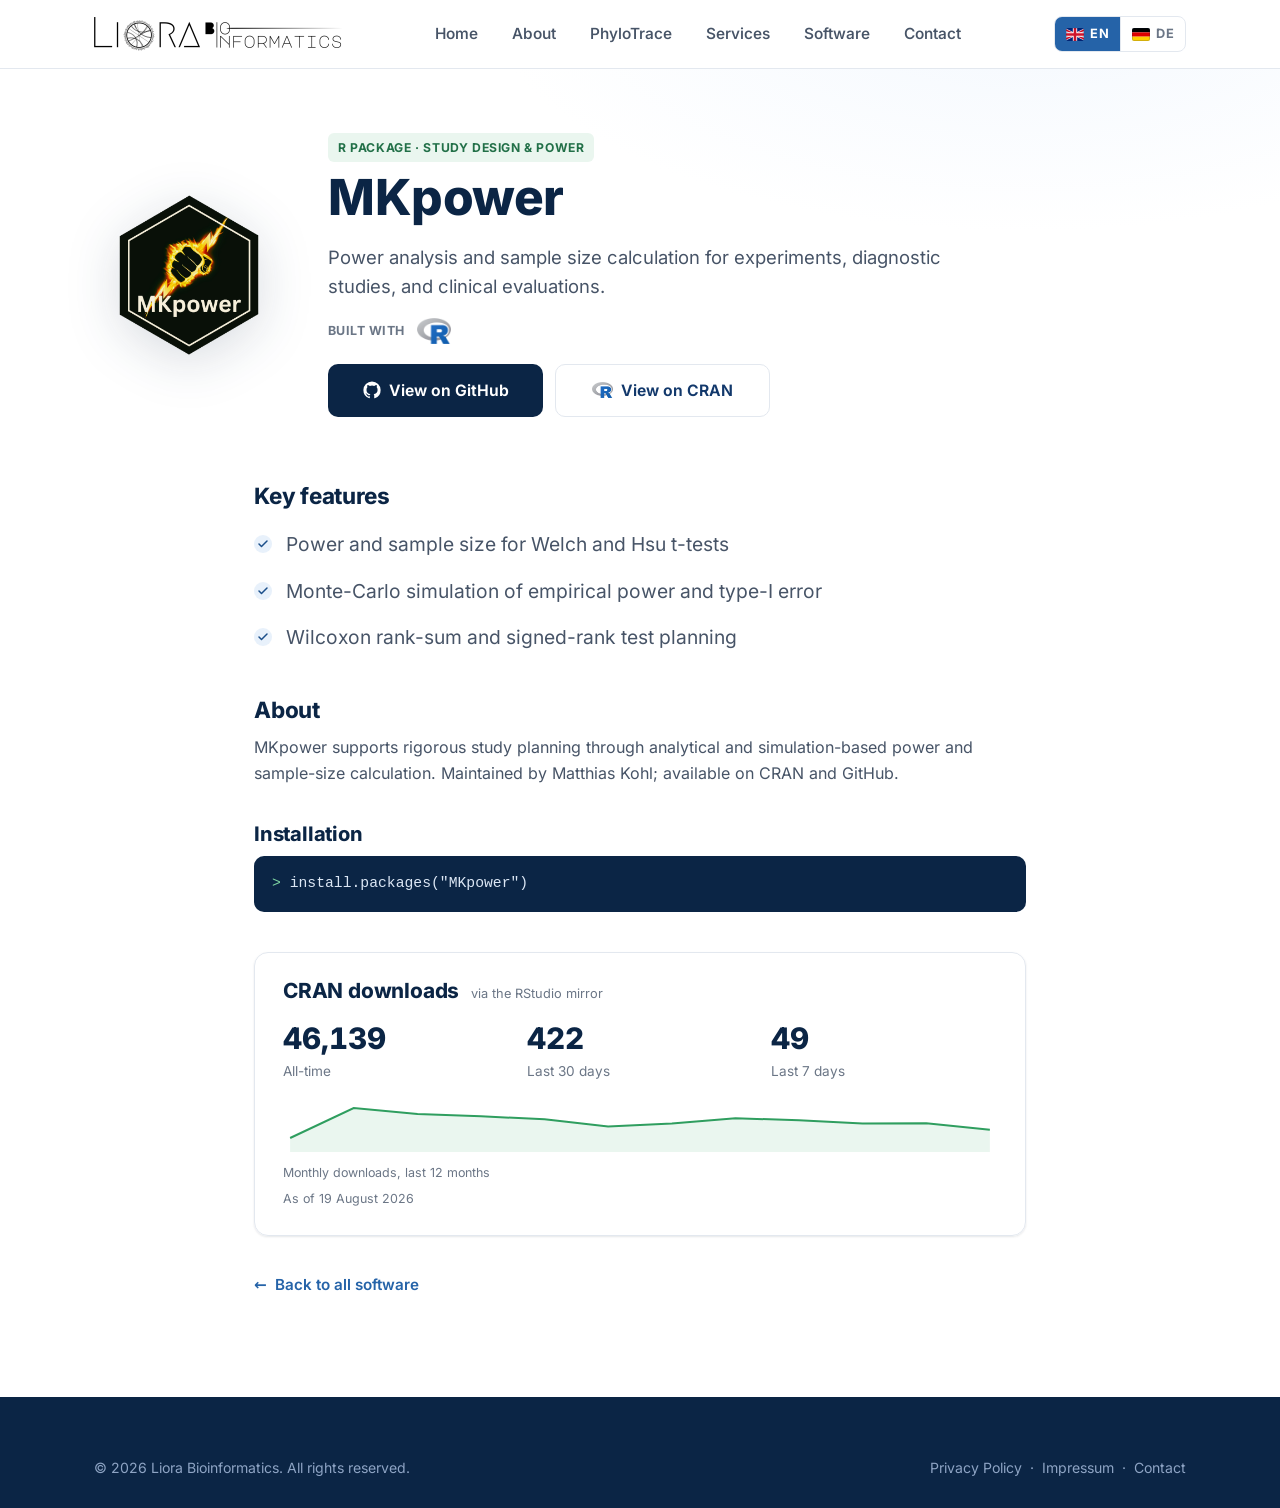
<file: mkpower.html>
<!DOCTYPE html>
<html lang="en">

<head>
  <meta charset="UTF-8" />
  <meta name="viewport" content="width=device-width, initial-scale=1.0" />
  <!-- Content-Security-Policy. Delivered as a meta tag because GitHub Pages
       cannot set response headers. Note that frame-ancestors is ignored in
       meta form, so clickjacking protection still requires a real header. -->
  <meta http-equiv="Content-Security-Policy" content="
    default-src 'self';
    base-uri 'self';
    object-src 'none';
    frame-src 'none';
    script-src 'self';
    style-src 'self' 'unsafe-inline';
    img-src 'self' data:;
    font-src 'self';
    connect-src 'self' https://formcarry.com https://api.github.com;
    form-action 'self' https://formcarry.com;
  " />
  <title>MKpower — Liora Bioinformatics</title>
  <meta name="description"
    content="Power analysis and sample size calculation for experiments, diagnostic studies, and clinical evaluations." />
  <link rel="icon" href="assets/img/favicon.ico" />
  <link rel="canonical" href="https://liora-bioinformatics.com/mkpower" />
  <link rel="stylesheet" href="assets/css/styles.css" />
</head>

<body>
  <header class="site-header">
    <div class="container nav">
      <a href="/" class="brand brand-img" aria-label="Liora Bioinformatics home"><img
          src="assets/img/liora-logo.png" alt="Liora Bioinformatics" /></a>
      <nav>
        <ul class="nav-links">
          <li><a href="/#home">Home</a></li>
          <li><a href="/#dna" data-i18n="nav.about">About</a></li>
          <li><a href="/phylotrace">PhyloTrace</a></li>
          <li><a href="/#services" data-i18n="nav.services">Services</a></li>
          <li><a href="/#products" data-i18n="nav.products">Software</a></li>
          <li><a href="/contact" data-i18n="nav.contact">Contact</a></li>
        </ul>
      </nav>
      <div class="nav-cta">
        <div class="lang-switch" role="group" aria-label="Language / Sprache"><button class="lang-btn" data-lang="en"
            type="button"><span class="flag flag-gb" aria-hidden="true"></span>EN</button><button class="lang-btn" data-lang="de" type="button"><span class="flag flag-de" aria-hidden="true"></span>DE</button></div>
        <!-- <a href="/" class="btn btn-ghost" data-i18n="nav.backhome">Home</a> -->
        <button class="nav-toggle" aria-label="Menu"
          aria-expanded="false"><span></span><span></span><span></span></button>
      </div>
    </div>
  </header>

  <section class="page-hero">
    <div class="container pkg-hero">
      <img class="pkg-logo" src="assets/img/hex-MKpower.png" alt="MKpower logo" />
      <div>
        <div class="pkg-cats"><span data-i18n="pkg.mkpower.cat">R package · Study design & power</span></div>
        <h1>MKpower</h1>
        <p class="pkg-tagline" data-i18n="pkg.mkpower.tag">Power analysis and sample size calculation for experiments,
          diagnostic studies, and clinical evaluations.</p>
        <div class="pkg-tech"><span class="lbl" data-i18n="pkg.builtwith">Built with</span><img
            src="assets/img/R_logo.png" alt="R" title="R" /></div>
        <div class="resource-btns">
          <a class="btn btn-gh" href="https://github.com/stamats/MKpower" target="_blank" rel="noopener"><svg
              viewBox="0 0 24 24" fill="currentColor" aria-hidden="true">
              <path
                d="M12 .5A11.5 11.5 0 0 0 .5 12a11.5 11.5 0 0 0 7.86 10.92c.57.1.78-.25.78-.55v-2c-3.2.7-3.88-1.37-3.88-1.37-.52-1.33-1.28-1.68-1.28-1.68-1.05-.72.08-.7.08-.7 1.16.08 1.77 1.2 1.77 1.2 1.03 1.77 2.7 1.26 3.36.96.1-.75.4-1.26.72-1.55-2.55-.29-5.23-1.28-5.23-5.7 0-1.26.45-2.29 1.19-3.1-.12-.29-.52-1.46.11-3.05 0 0 .97-.31 3.18 1.18a11 11 0 0 1 5.8 0c2.2-1.49 3.17-1.18 3.17-1.18.63 1.59.23 2.76.11 3.05.74.81 1.19 1.84 1.19 3.1 0 4.43-2.69 5.4-5.25 5.69.41.36.78 1.06.78 2.14v3.17c0 .3.2.66.79.55A11.5 11.5 0 0 0 23.5 12 11.5 11.5 0 0 0 12 .5z" />
            </svg> <span data-i18n="pkg.gh">View on GitHub</span></a>
          <a class="btn btn-ghost" href="https://cran.r-project.org/package=MKpower" target="_blank" rel="noopener"><img
              class="cran-r" src="assets/img/R_logo.png" alt="" /> <span data-i18n="pkg.cran">View on CRAN</span></a>
        </div>
      </div>
    </div>
  </section>

  <section class="section" style="padding-top:26px;">
    <div class="container" style="max-width:820px;">
      <h2 data-i18n="pkg.features" style="font-size:1.4rem;">Key features</h2>
      <ul class="feature-list">
        <li data-i18n="pkg.mkpower.f1">Power and sample size for Welch and Hsu t-tests</li>
        <li data-i18n="pkg.mkpower.f2">Monte-Carlo simulation of empirical power and type-I error</li>
        <li data-i18n="pkg.mkpower.f3">Wilcoxon rank-sum and signed-rank test planning</li>
      </ul>
      <h2 data-i18n="pkg.about" style="font-size:1.4rem;margin-top:36px;">About</h2>
      <p data-i18n="pkg.mkpower.about">MKpower supports rigorous study planning through analytical and simulation-based
        power and sample-size calculation. Maintained by Matthias Kohl; available on CRAN and GitHub.</p>
      <h2 data-i18n="pkg.install" style="font-size:1.25rem;margin-top:36px;">Installation</h2>
      <pre class="code-block"><span class="c-prompt">&gt; </span>install.packages("MKpower")</pre>
      <div class="cran-stats" data-package="MKpower">
        <div class="cran-head">
          <h2 data-i18n="cran.title">CRAN downloads</h2>
          <span class="cran-src" data-i18n="cran.src">via the RStudio mirror</span>
        </div>
        <div class="cran-grid">
          <div>
            <div class="cran-num" data-stat="total">&mdash;</div>
            <div class="cran-lbl" data-i18n="cran.total">All-time</div>
          </div>
          <div>
            <div class="cran-num" data-stat="m">&mdash;</div>
            <div class="cran-lbl" data-i18n="cran.month">Last 30 days</div>
          </div>
          <div>
            <div class="cran-num" data-stat="w">&mdash;</div>
            <div class="cran-lbl" data-i18n="cran.week">Last 7 days</div>
          </div>
        </div>
        <div class="cran-spark" data-stat="spark" aria-hidden="true"></div>
        <div class="cran-spark-lbl" data-i18n="cran.trend">Monthly downloads, last 12 months</div>
        <div class="cran-asof" data-stat="asof"></div>
      </div>
      <p style="margin-top:36px;"><a class="back-link" href="/#products">&larr; <span data-i18n="pkg.back">Back
            to all software</span></a></p>
    </div>
  </section>
  <footer class="site-footer">
    <div class="container">
      <div class="footer-bottom" style="border:none;margin:0;padding:0;">
        <span>&copy; <span data-year>2026</span> <span data-i18n="footer.rights">Liora Bioinformatics. All rights
            reserved.</span></span>
        <span><a href="/privacy" data-i18n="footer.privacy">Privacy Policy</a> &nbsp;&middot;&nbsp; <a
            href="/impressum" data-i18n="footer.imprint">Impressum</a> &nbsp;&middot;&nbsp; <a href="/contact"
            data-i18n="footer.contact">Contact</a></span>
      </div>
    </div>
  </footer>
  <script src="assets/js/i18n.js"></script>
  <script src="assets/js/cranstats.js"></script>
  <script src="assets/js/main.js"></script>
</body>

</html>
</file>
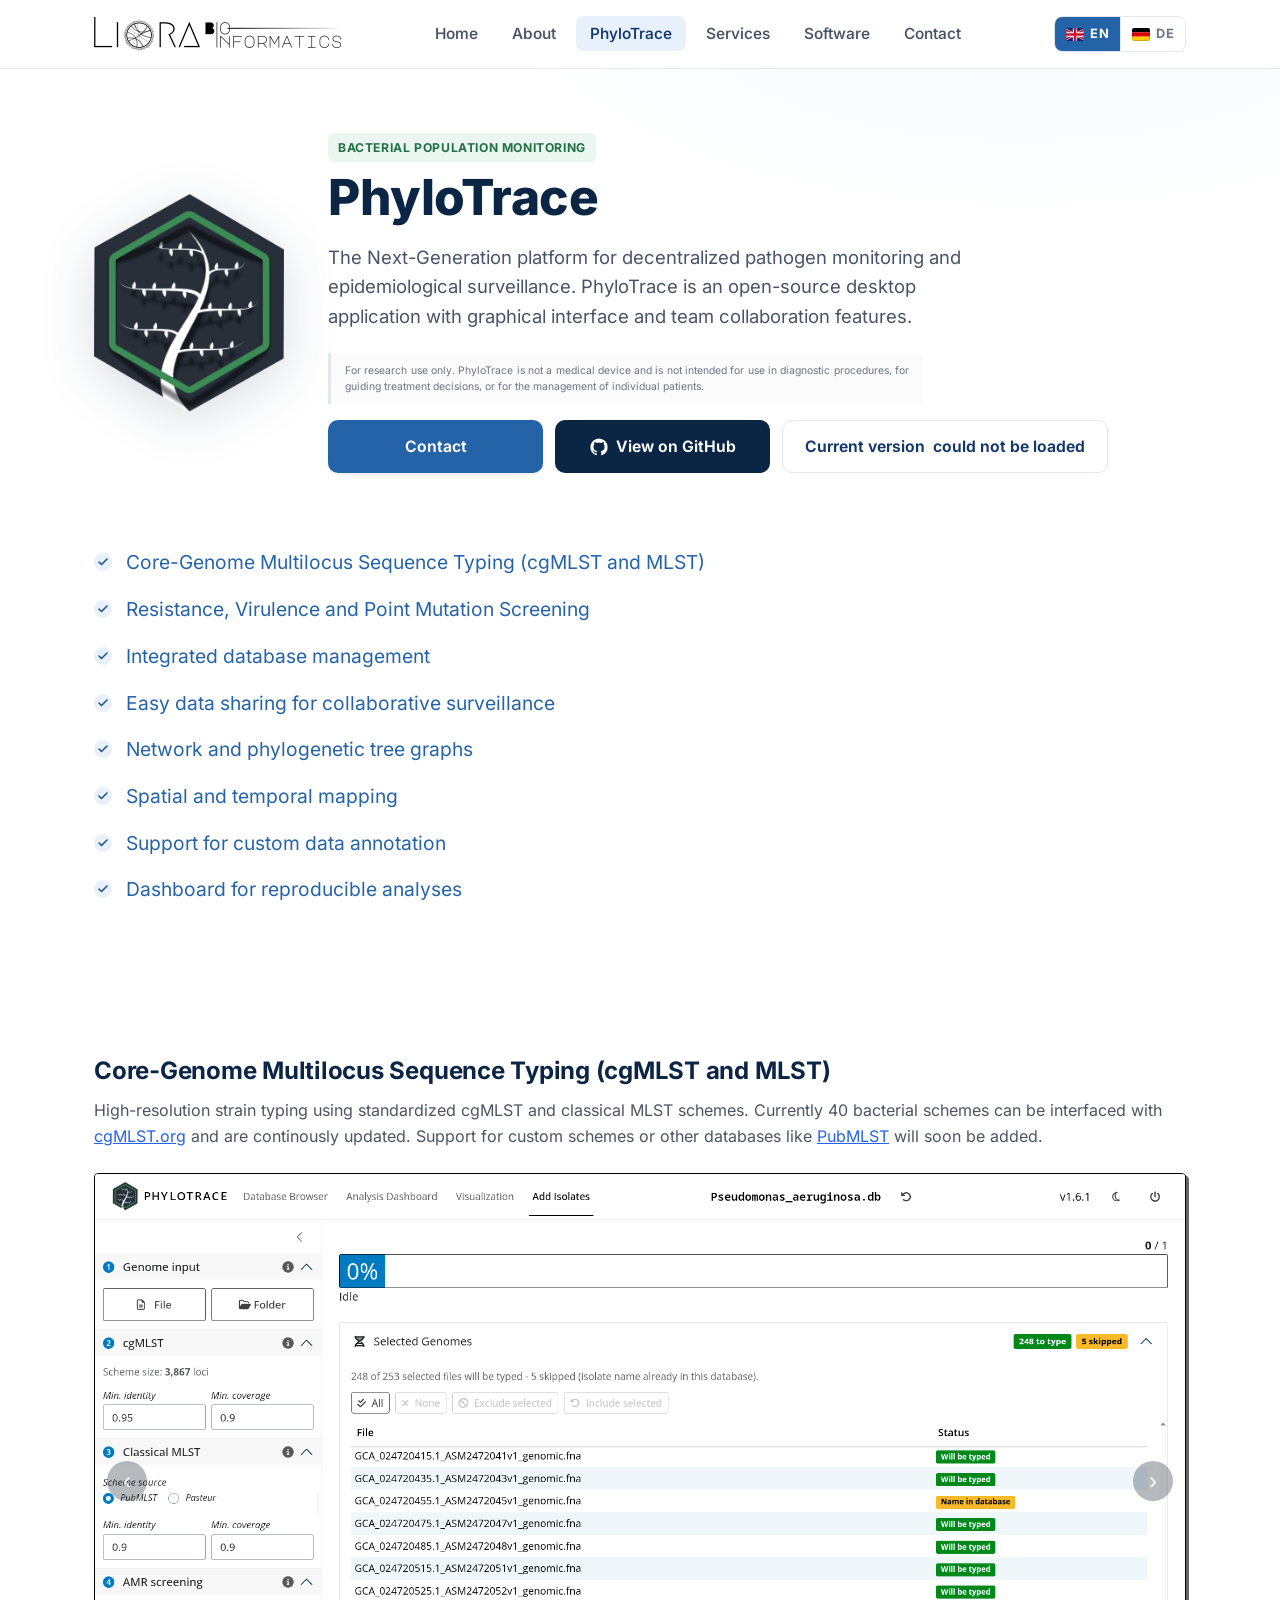
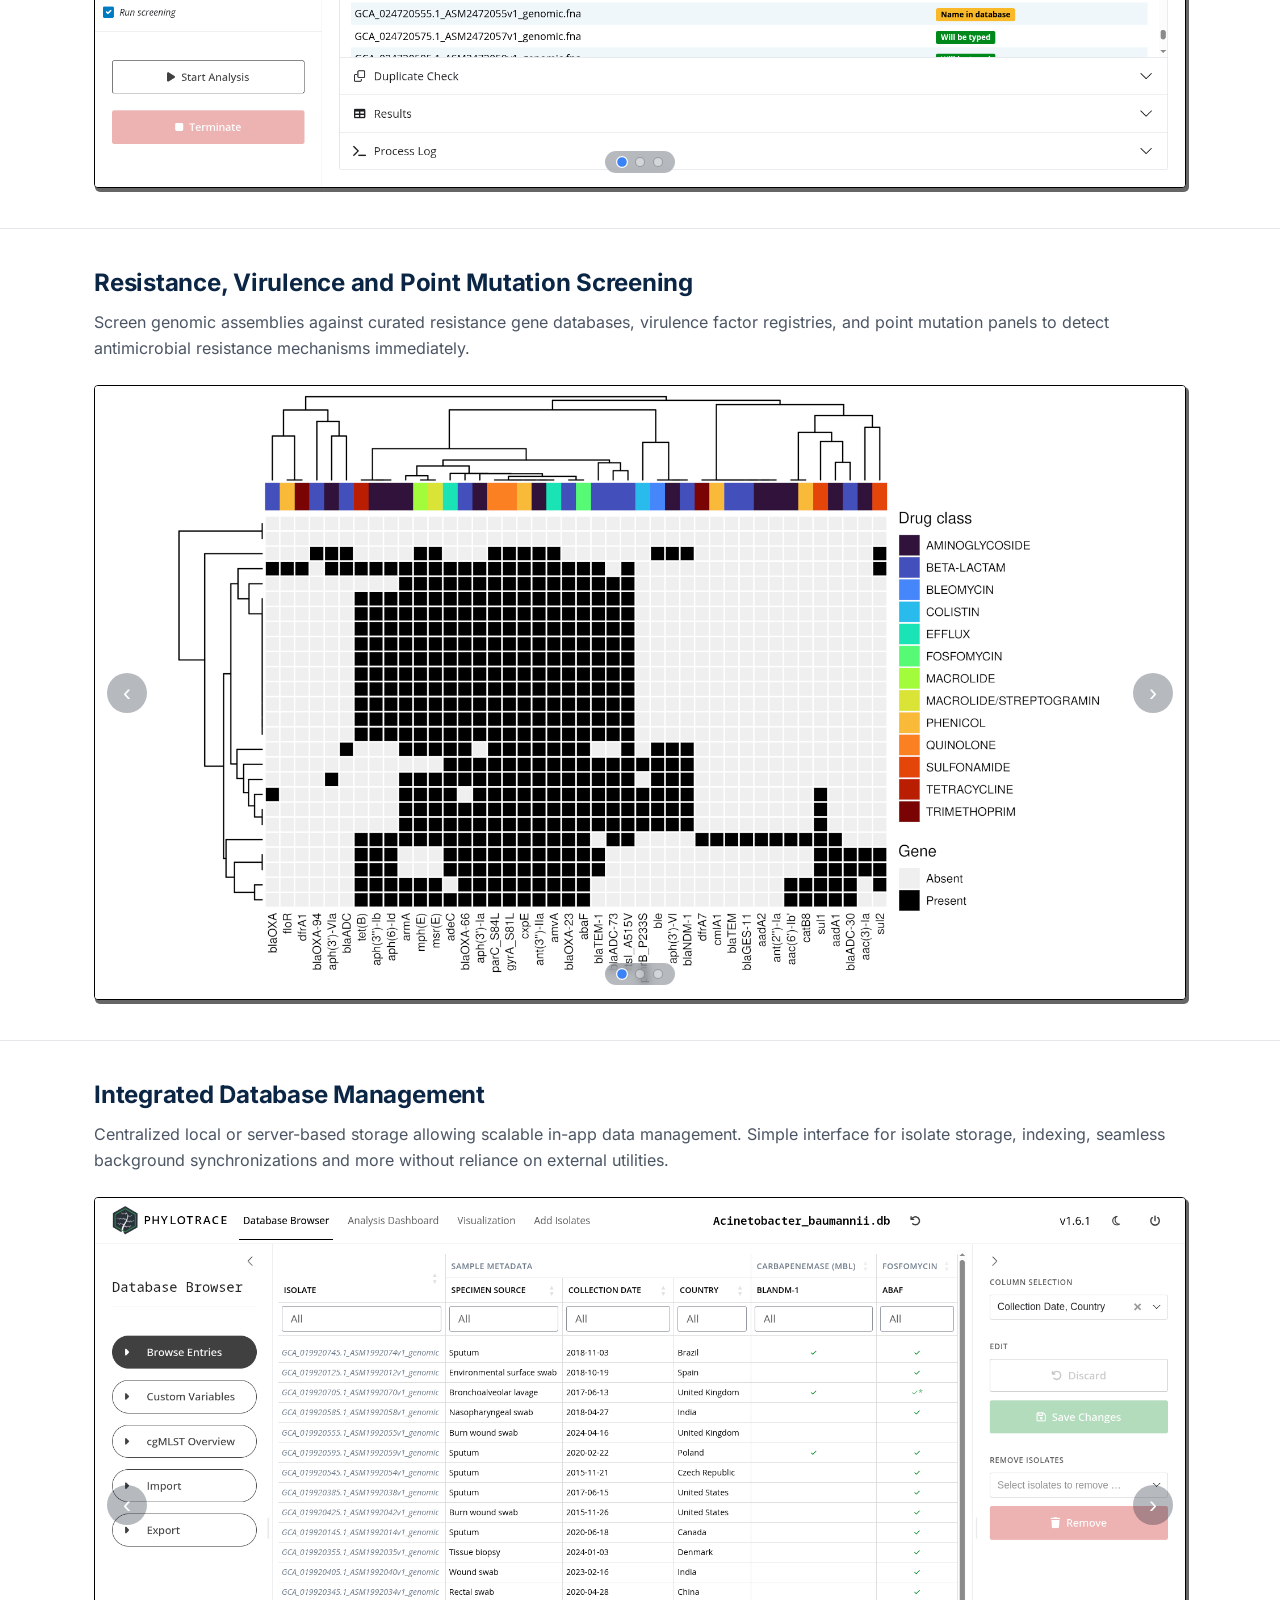
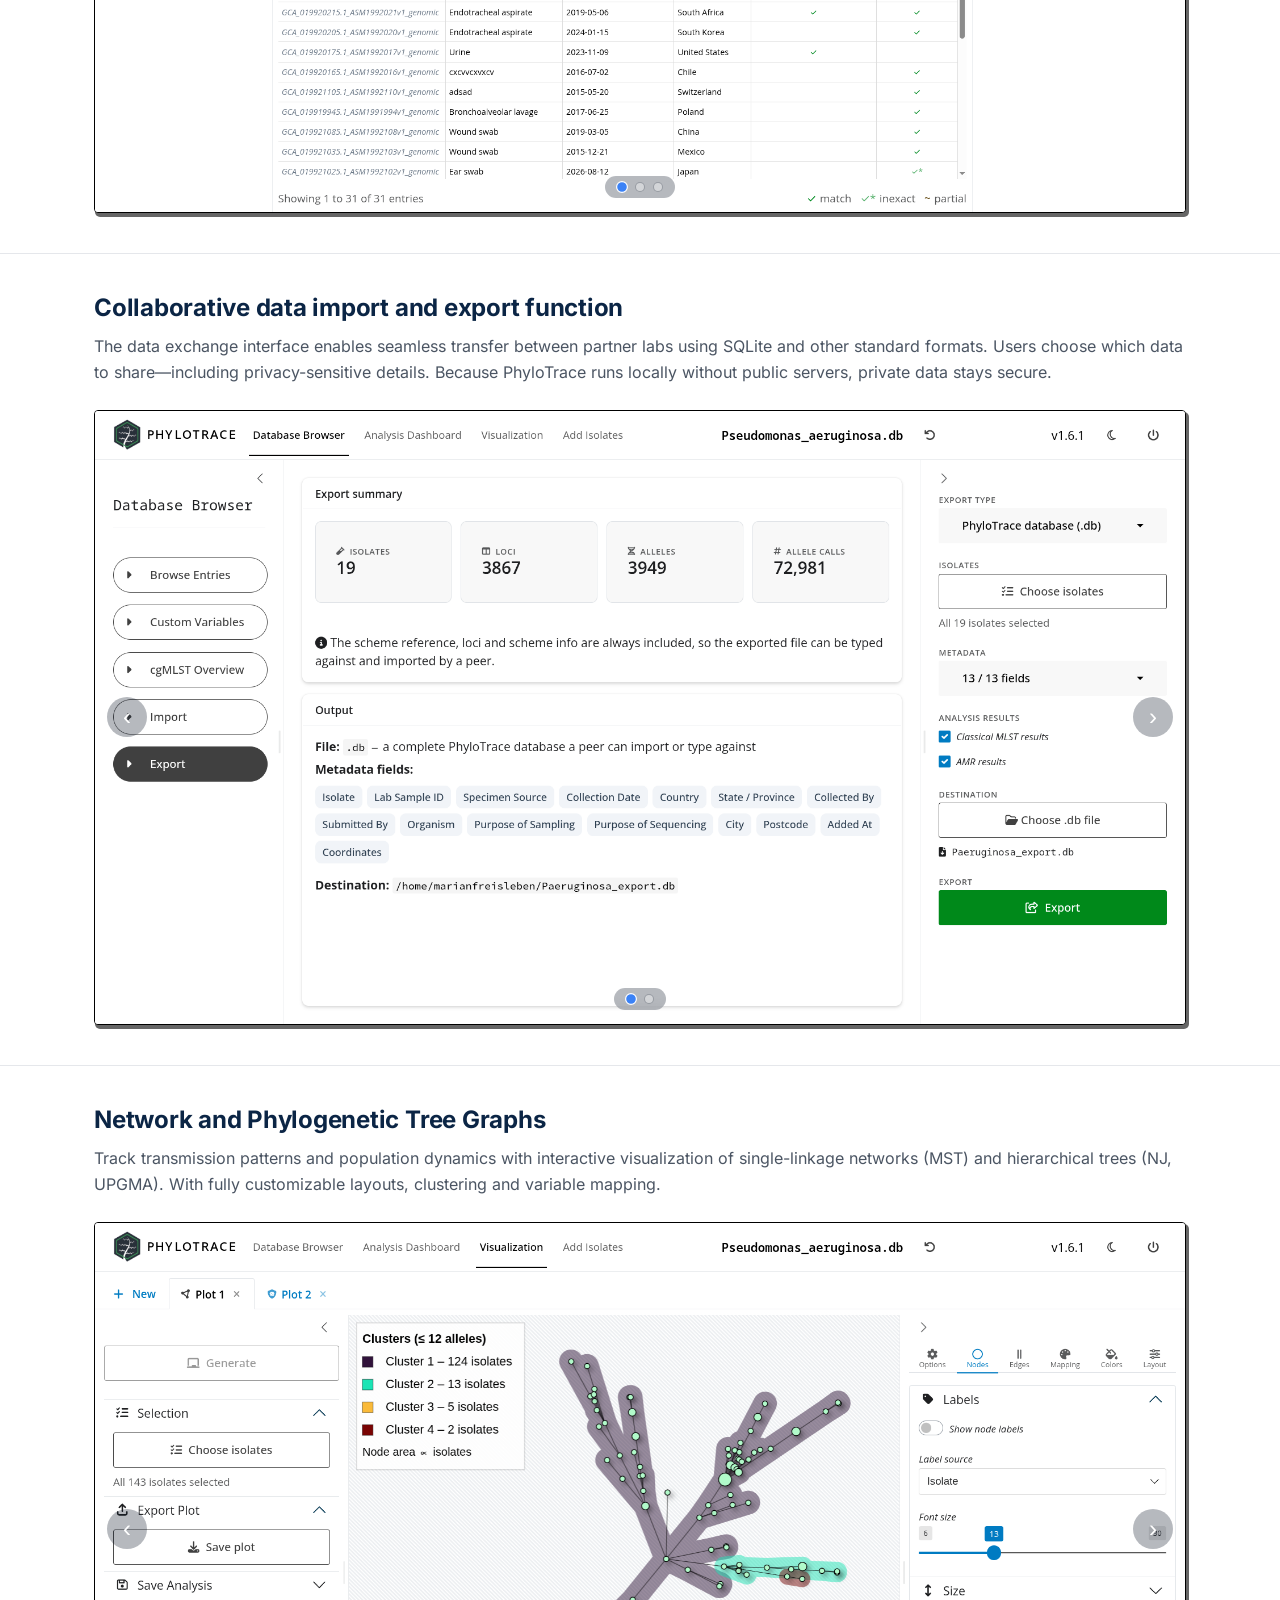
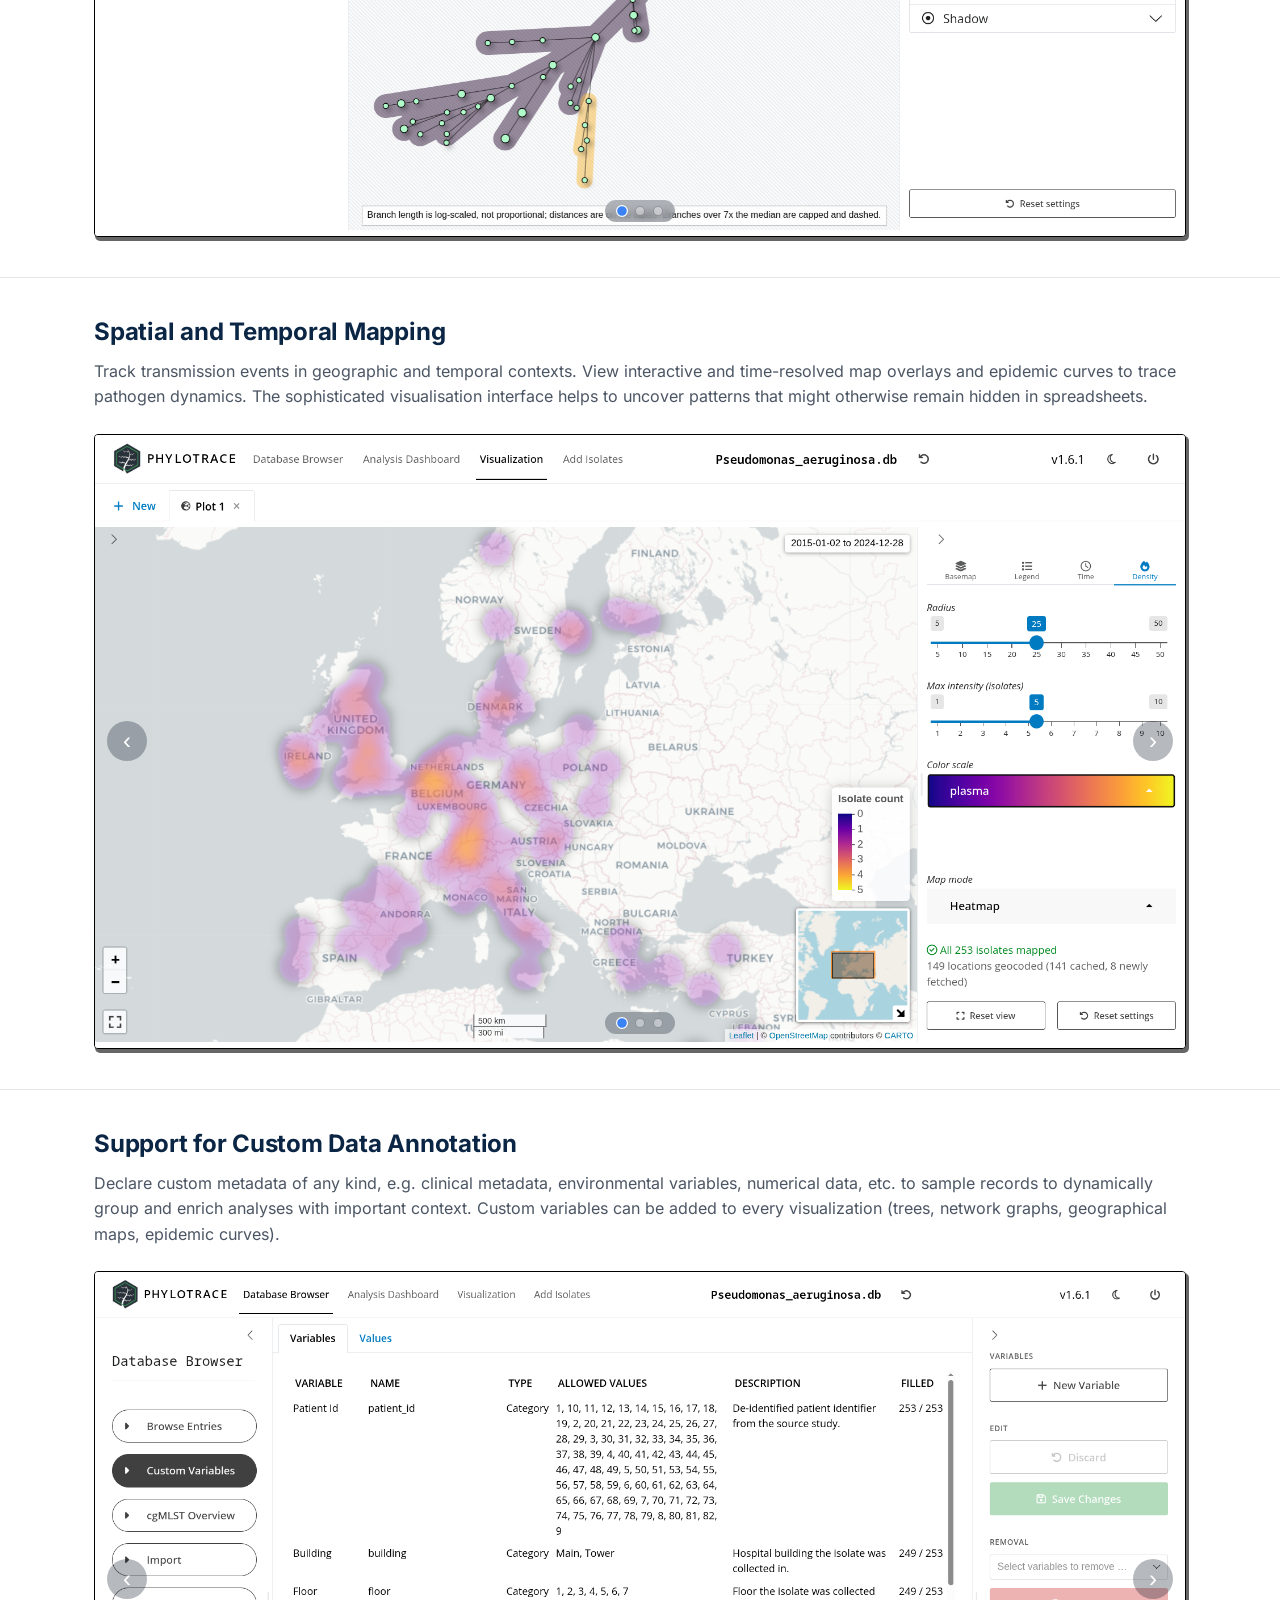
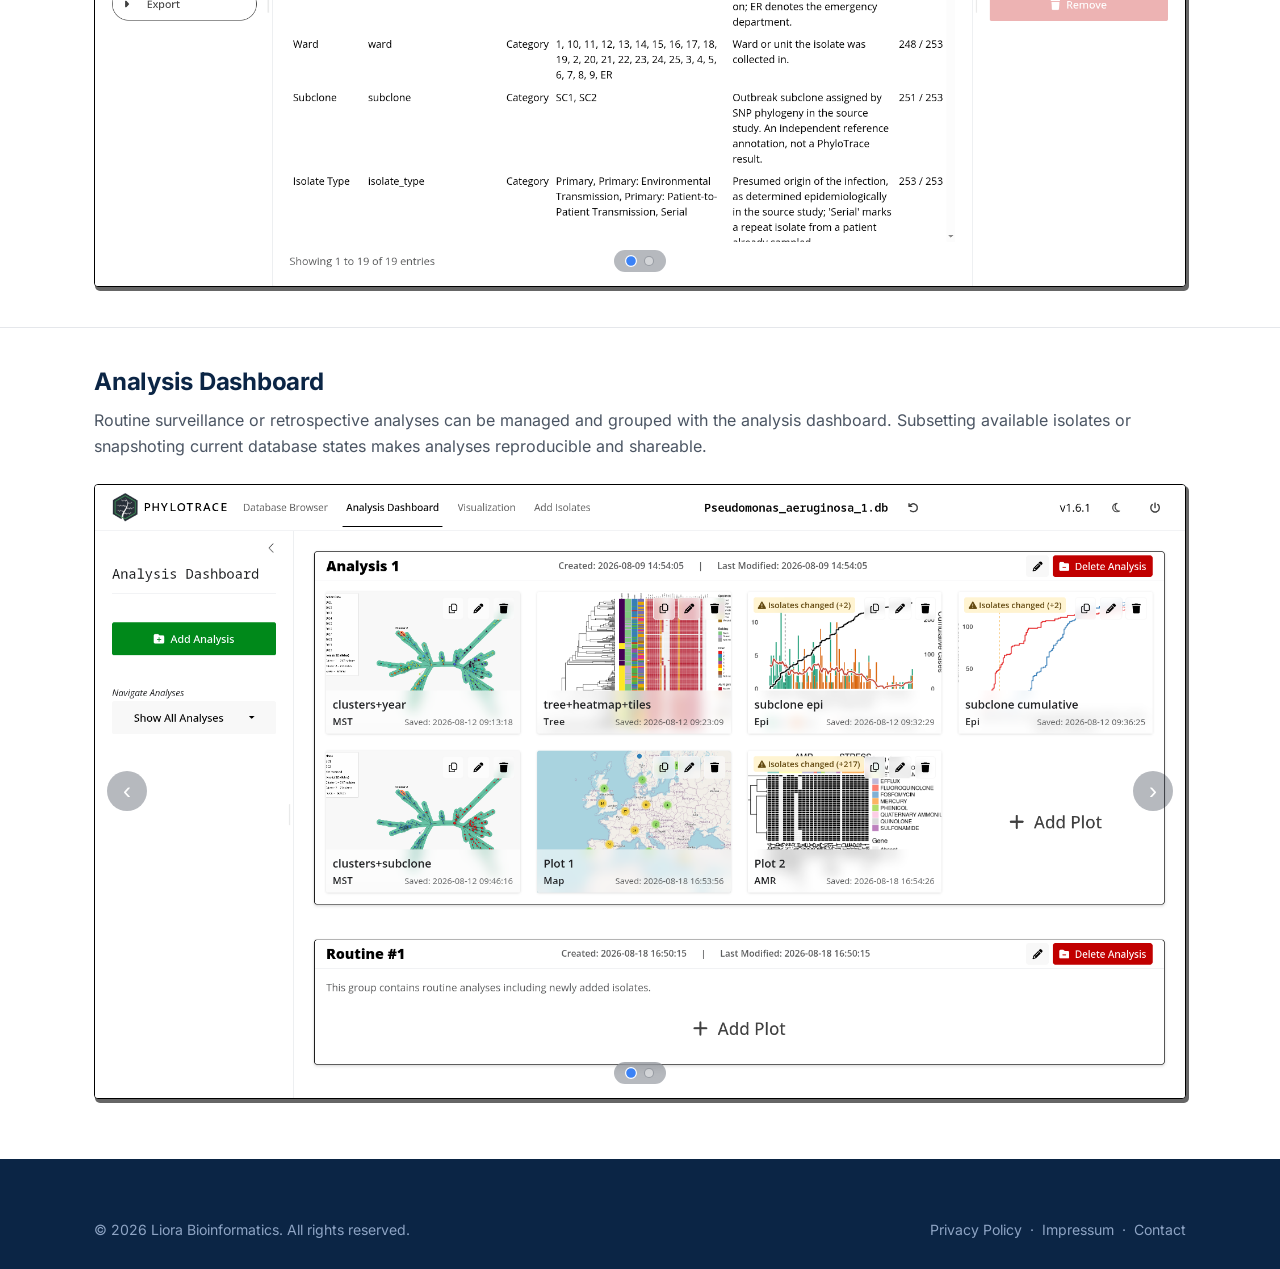
<file: phylotrace.html>
<!DOCTYPE html>
<html lang="en">

<head>
  <meta charset="UTF-8" />
  <meta name="viewport" content="width=device-width, initial-scale=1.0" />
  <!-- Content-Security-Policy. Delivered as a meta tag because GitHub Pages
       cannot set response headers. Note that frame-ancestors is ignored in
       meta form, so clickjacking protection still requires a real header. -->
  <meta http-equiv="Content-Security-Policy" content="
    default-src 'self';
    base-uri 'self';
    object-src 'none';
    frame-src 'none';
    script-src 'self';
    style-src 'self' 'unsafe-inline';
    img-src 'self' data:;
    font-src 'self';
    connect-src 'self' https://formcarry.com https://api.github.com;
    form-action 'self' https://formcarry.com;
  " />
  <title>PhyloTrace — Liora Bioinformatics</title>
  <meta name="description"
    content="PhyloTrace is an open-source desktop platform for decentralized bacterial population monitoring and epidemiological surveillance, with cgMLST typing and antimicrobial resistance screening. For research use only." />
  <link rel="icon" href="assets/img/favicon.ico" />
  <link rel="canonical" href="https://liora-bioinformatics.com/phylotrace" />
  <link rel="stylesheet" href="assets/css/styles.css" />
</head>

<body>
  <header class="site-header">
    <div class="container nav">
      <a href="/" class="brand brand-img" aria-label="Liora Bioinformatics home"><img src="assets/img/liora-logo.png"
          alt="Liora Bioinformatics" /></a>
      <nav>
        <ul class="nav-links">
          <li><a href="/#home">Home</a></li>
          <li><a href="/#dna" data-i18n="nav.about">About</a></li>
          <li><a href="/phylotrace" class="active">PhyloTrace</a></li>
          <li><a href="/#services" data-i18n="nav.services">Services</a></li>
          <li><a href="/#products" data-i18n="nav.products">Software</a></li>
          <li><a href="/contact" data-i18n="nav.contact">Contact</a></li>
        </ul>
      </nav>
      <div class="nav-cta">
        <div class="lang-switch" role="group" aria-label="Language / Sprache"><button class="lang-btn" data-lang="en"
            type="button"><span class="flag flag-gb" aria-hidden="true"></span>EN</button><button class="lang-btn"
            data-lang="de" type="button"><span class="flag flag-de" aria-hidden="true"></span>DE</button></div>
        <!-- <a href="/" class="btn btn-ghost" data-i18n="nav.backhome">Home</a> -->
        <button class="nav-toggle" aria-label="Menu"
          aria-expanded="false"><span></span><span></span><span></span></button>
      </div>
    </div>
  </header>

  <section class="page-hero">
    <div class="container pkg-hero">
      <img class="pkg-logo phylotrace-logo" src="assets/img/PhyloTrace_3d.png" alt="PhyloTrace logo" />
      <div>
        <div class="pkg-cats"><span data-i18n="pkg.phylotrace.cat">Bacterial Population Monitoring</span></div>
        <h1>PhyloTrace</h1>
        <p class="pkg-tagline" data-i18n="pkg.phylotrace.tag">The Next-Generation platform for decentralized pathogen
          monitoring and epidemiological surveillance. PhyloTrace is an open-source desktop application with graphical
          interface and team collaboration features.</p>
        <!-- <p class="phylotrace-call" data-i18n="pkg.phylotrace.call">
          Upon request, binary installation files are provided free of charge.
        </p> -->
        <p class="ruo-note" data-i18n="pkg.phylotrace.ruo">
          For research use only. PhyloTrace is not a medical device and is not intended for use in diagnostic
          procedures, for guiding treatment decisions, or for the management of individual patients.
        </p>
        <div class="resource-btns">
          <a class="btn btn-primary" href="/contact" rel="noopener"> <span data-i18n="contact.cta1">Contact</span></a>
          <a class="btn btn-gh" href="https://github.com/liora-bioinformatics/PhyloTrace" target="_blank"
            rel="noopener"><svg viewBox="0 0 24 24" fill="currentColor" aria-hidden="true">
              <path
                d="M12 .5A11.5 11.5 0 0 0 .5 12a11.5 11.5 0 0 0 7.86 10.92c.57.1.78-.25.78-.55v-2c-3.2.7-3.88-1.37-3.88-1.37-.52-1.33-1.28-1.68-1.28-1.68-1.05-.72.08-.7.08-.7 1.16.08 1.77 1.2 1.77 1.2 1.03 1.77 2.7 1.26 3.36.96.1-.75.4-1.26.72-1.55-2.55-.29-5.23-1.28-5.23-5.7 0-1.26.45-2.29 1.19-3.1-.12-.29-.52-1.46.11-3.05 0 0 .97-.31 3.18 1.18a11 11 0 0 1 5.8 0c2.2-1.49 3.17-1.18 3.17-1.18.63 1.59.23 2.76.11 3.05.74.81 1.19 1.84 1.19 3.1 0 4.43-2.69 5.4-5.25 5.69.41.36.78 1.06.78 2.14v3.17c0 .3.2.66.79.55A11.5 11.5 0 0 0 23.5 12 11.5 11.5 0 0 0 12 .5z" />
            </svg> <span data-i18n="pkg.gh">View on GitHub</span></a>
          <a class="btn btn-ghost" href="https://github.com/liora-bioinformatics/PhyloTrace/releases" target="_blank"
            rel="noopener"><span data-i18n="pkg.version">Current version</span> <span
              id="repo-version">&hellip;</span></a>
        </div>
      </div>
    </div>
    </div>
  </section>

  <section class="section" style="padding-top:26px;">
    <div class="container">
      <div class="phylotrace-description">
        <ul class="feature-list">
          <li><a href="#feature-cgmlst" data-i18n="pkg.phylotrace.f1">Core-Genome Multilocus Sequence Typing (cgMLST
              and
              MLST)</a></li>
          <li><a href="#feature-screening" data-i18n="pkg.phylotrace.f2">Resistance, Virulence and Point Mutation
              Screening</a></li>
          <li><a href="#feature-db-management" data-i18n="pkg.phylotrace.f3">Integrated database management</a></li>
          <li><a href="#feature-import-export" data-i18n="pkg.phylotrace.f4">Easy data sharing for collaborative
              surveillance</a></li>
          <li><a href="#feature-trees-networks" data-i18n="pkg.phylotrace.f5">Network and phylogenetic tree graphs</a>
          </li>
          <li><a href="#feature-spatial-temporal" data-i18n="pkg.phylotrace.f6">Spatial and temporal mapping</a></li>
          <!-- <li><a href="#feature-provenance" data-i18n="pkg.phylotrace.f7">Hashed genomical data and provenance
              record</a>
          </li> -->
          <li><a href="#feature-annotation" data-i18n="pkg.phylotrace.f8">Support for custom data annotation</a></li>
          <li><a href="#analysis-dashboard" data-i18n="pkg.phylotrace.f9">Dashboard for reproducible analyses</a></li>
        </ul>
      </div>
    </div>
  </section>

  <!-- Feature Detail Sections -->
  <section class="feature-details-wrapper" style="padding: 20px 0;">

    <!-- Feature 1 -->
    <section class="feature-detail-item" id="feature-cgmlst" style="padding: 40px 0; border-bottom: 1px solid #e5e7eb;">
      <div class="container">
        <h3 style="font-size: 1.5rem; margin-bottom: 12px;" data-i18n="pkg.f1.title">Core-Genome Multilocus Sequence
          Typing (cgMLST and MLST)</h3>
        <p style="margin-bottom: 24px; color: #4b5563;">
          <span data-i18n="pkg.f1.desc_start">High-resolution strain typing using standardized cgMLST and classical MLST
            schemes. Currently 40 bacterial schemes can be interfaced with </span>
          <a href="https://www.cgmlst.org" target="_blank" rel="noopener noreferrer"
            style="color: #2563eb; text-decoration: underline;">cgMLST.org</a>
          <span data-i18n="pkg.f1.desc_end"> and are continously updated. Support for custom schemes or other databases
            like </span> <a href="https://www.pubmlst.org" target="_blank" rel="noopener noreferrer"
            style="color: #2563eb; text-decoration: underline;">PubMLST</a>
          <span data-i18n="pkg.f1.desc_pubmlst"> will soon be added.</span>
        </p>
        <div class="carousel" data-carousel>
          <div class="carousel-slides">
            <div class="carousel-slide active">
              <img src="assets/img/typing-initiation.png" alt="cgMLST and MLST interface screenshot 1" />
            </div>
            <div class="carousel-slide">
              <img src="assets/img/browse-schemes.png" alt="cgMLST and MLST interface screenshot 2" />
            </div>
            <div class="carousel-slide">
              <img src="assets/img/typing-results.png" alt="cgMLST and MLST interface screenshot 3" />
            </div>
          </div>
          <button class="carousel-btn prev" data-carousel-btn="prev" aria-label="Previous Slide">&lsaquo;</button>
          <button class="carousel-btn next" data-carousel-btn="next" aria-label="Next Slide">&rsaquo;</button>
          <div class="carousel-dots">
            <button class="carousel-dot active" data-carousel-dot="0" aria-label="Go to slide 1"></button>
            <button class="carousel-dot" data-carousel-dot="1" aria-label="Go to slide 2"></button>
            <button class="carousel-dot" data-carousel-dot="1" aria-label="Go to slide 2"></button>
          </div>
        </div>
      </div>
    </section>

    <!-- Feature 2 -->
    <section class="feature-detail-item" id="feature-screening"
      style="padding: 40px 0; border-bottom: 1px solid #e5e7eb;">
      <div class="container">
        <h3 style="font-size: 1.5rem; margin-bottom: 12px;" data-i18n="pkg.f2.title">Resistance, Virulence and Point
          Mutation Screening</h3>
        <p style="margin-bottom: 24px; color: #4b5563;" data-i18n="pkg.f2.desc">
          Screen genomic assemblies against curated resistance gene databases, virulence factor registries, and point
          mutation panels to detect antimicrobial resistance mechanisms immediately.
        </p>
        <div class="carousel" data-carousel>
          <div class="carousel-slides">
            <div class="carousel-slide active">
              <img src="assets/img/amr_heatmap.png"
                alt="Resistance screening heatmap showing detected resistance genes per isolate" />
            </div>
            <div class="carousel-slide">
              <img src="assets/img/amr_database.png" alt="Resistance and virulence screening screenshot 2" />
            </div>
            <div class="carousel-slide">
              <img src="assets/img/amr_heatmap_2.png" alt="Resistance and virulence screening screenshot 3" />
            </div>
          </div>
          <button class="carousel-btn prev" data-carousel-btn="prev" aria-label="Previous Slide">&lsaquo;</button>
          <button class="carousel-btn next" data-carousel-btn="next" aria-label="Next Slide">&rsaquo;</button>
          <div class="carousel-dots">
            <button class="carousel-dot active" data-carousel-dot="0" aria-label="Go to slide 1"></button>
            <button class="carousel-dot" data-carousel-dot="1" aria-label="Go to slide 2"></button>
            <button class="carousel-dot" data-carousel-dot="2" aria-label="Go to slide 3"></button>
          </div>
        </div>
      </div>
    </section>

    <!-- Feature 3 -->
    <section class="feature-detail-item" id="feature-db-management"
      style="padding: 40px 0; border-bottom: 1px solid #e5e7eb;">
      <div class="container">
        <h3 style="font-size: 1.5rem; margin-bottom: 12px;" data-i18n="pkg.f3.title">Integrated Database Management</h3>
        <p style="margin-bottom: 24px; color: #4b5563;" data-i18n="pkg.f3.desc">
          Centralized local or server-based storage allowing scalable in-app data management. Simple interface for
          isolate storage, indexing, seamless background synchronizations and more without reliance on external
          utilities.
        </p>
        <div class="carousel" data-carousel>
          <div class="carousel-slides">
            <div class="carousel-slide active">
              <img src="assets/img/browse-entries.png" alt="Database management dashboard screenshot 1" />
            </div>
            <div class="carousel-slide">
              <img src="assets/img/cgmlst-scheme-info.png" alt="Database management dashboard screenshot 2" />
            </div>
            <div class="carousel-slide">
              <img src="assets/img/cgmlst-loci-info.png" alt="Database management dashboard screenshot 3" />
            </div>
          </div>
          <button class="carousel-btn prev" data-carousel-btn="prev" aria-label="Previous Slide">&lsaquo;</button>
          <button class="carousel-btn next" data-carousel-btn="next" aria-label="Next Slide">&rsaquo;</button>
          <div class="carousel-dots">
            <button class="carousel-dot active" data-carousel-dot="0" aria-label="Go to slide 1"></button>
            <button class="carousel-dot" data-carousel-dot="1" aria-label="Go to slide 2"></button>
            <button class="carousel-dot" data-carousel-dot="2" aria-label="Go to slide 3"></button>
          </div>
        </div>
      </div>
    </section>

    <!-- Feature 4 -->
    <section class="feature-detail-item" id="feature-import-export"
      style="padding: 40px 0; border-bottom: 1px solid #e5e7eb;">
      <div class="container">
        <h3 style="font-size: 1.5rem; margin-bottom: 12px;" data-i18n="pkg.f4.title">Collaborative data import and
          export function
        </h3>
        <p style="margin-bottom: 24px; color: #4b5563;" data-i18n="pkg.f4.desc">
          The data exchange interface enables seamless transfer between partner labs using SQLite and other standard
          formats. Users choose which data to share—including privacy-sensitive details. Because PhyloTrace
          runs locally without public servers, private data stays secure.
        </p>
        <div class="carousel" data-carousel>
          <div class="carousel-slides">
            <div class="carousel-slide active">
              <img src="assets/img/export.png" alt="Import and Export collaborative surveillance screenshot 1" />
            </div>
            <div class="carousel-slide">
              <img src="assets/img/import-collisions.png"
                alt="Import and Export collaborative surveillance screenshot 2" />
            </div>
          </div>
          <button class="carousel-btn prev" data-carousel-btn="prev" aria-label="Previous Slide">&lsaquo;</button>
          <button class="carousel-btn next" data-carousel-btn="next" aria-label="Next Slide">&rsaquo;</button>
          <div class="carousel-dots">
            <button class="carousel-dot active" data-carousel-dot="0" aria-label="Go to slide 1"></button>
            <button class="carousel-dot" data-carousel-dot="1" aria-label="Go to slide 2"></button>
          </div>
        </div>
      </div>
    </section>

    <!-- Feature 5 -->
    <section class="feature-detail-item" id="feature-trees-networks"
      style="padding: 40px 0; border-bottom: 1px solid #e5e7eb;">
      <div class="container">
        <h3 style="font-size: 1.5rem; margin-bottom: 12px;" data-i18n="pkg.f5.title">Network and Phylogenetic Tree
          Graphs</h3>
        <p style="margin-bottom: 24px; color: #4b5563;" data-i18n="pkg.f5.desc">
          Track transmission patterns and population dynamics with interactive visualization of single-linkage networks
          (MST) and hierarchical trees (NJ, UPGMA). With fully customizable layouts, clustering and variable mapping.
        </p>
        <div class="carousel" data-carousel>
          <div class="carousel-slides">
            <div class="carousel-slide active">
              <img src="assets/img/viz-tab-layout.png" alt="Phylogenetic tree and network graph screenshot 1" />
            </div>
            <div class="carousel-slide">
              <img src="assets/img/tree.png" alt="Phylogenetic tree and network graph screenshot 2" />
            </div>
            <div class="carousel-slide">
              <img src="assets/img/tree_circular.png" alt="Phylogenetic tree and network graph screenshot 3" />
            </div>
          </div>
          <button class="carousel-btn prev" data-carousel-btn="prev" aria-label="Previous Slide">&lsaquo;</button>
          <button class="carousel-btn next" data-carousel-btn="next" aria-label="Next Slide">&rsaquo;</button>
          <div class="carousel-dots">
            <button class="carousel-dot active" data-carousel-dot="0" aria-label="Go to slide 1"></button>
            <button class="carousel-dot" data-carousel-dot="1" aria-label="Go to slide 2"></button>
            <button class="carousel-dot" data-carousel-dot="2" aria-label="Go to slide 3"></button>
          </div>
        </div>
      </div>
    </section>

    <!-- Feature 6 -->
    <section class="feature-detail-item" id="feature-spatial-temporal"
      style="padding: 40px 0; border-bottom: 1px solid #e5e7eb;">
      <div class="container">
        <h3 style="font-size: 1.5rem; margin-bottom: 12px;" data-i18n="pkg.f6.title">Spatial and Temporal Mapping</h3>
        <p style="margin-bottom: 24px; color: #4b5563;" data-i18n="pkg.f6.desc">
          Track transmission events in geographic and temporal contexts. View interactive and time-resolved map overlays
          and epidemic curves to trace pathogen dynamics. The sophisticated visualisation interface helps to
          uncover patterns that might otherwise remain hidden in spreadsheets.
        </p>
        <div class="carousel" data-carousel>
          <div class="carousel-slides">
            <div class="carousel-slide active">
              <img src="assets/img/heatmap_map.png" alt="Spatial and Temporal Mapping screenshot 1" />
            </div>
            <div class="carousel-slide">
              <img src="assets/img/epi.png" alt="Spatial and Temporal Mapping screenshot 2" />
            </div>
            <div class="carousel-slide">
              <img src="assets/img/charts_map.png" alt="Spatial and Temporal Mapping screenshot 3" />
            </div>
          </div>
          <button class="carousel-btn prev" data-carousel-btn="prev" aria-label="Previous Slide">&lsaquo;</button>
          <button class="carousel-btn next" data-carousel-btn="next" aria-label="Next Slide">&rsaquo;</button>
          <div class="carousel-dots">
            <button class="carousel-dot active" data-carousel-dot="0" aria-label="Go to slide 1"></button>
            <button class="carousel-dot" data-carousel-dot="1" aria-label="Go to slide 2"></button>
            <button class="carousel-dot" data-carousel-dot="2" aria-label="Go to slide 3"></button>
          </div>
        </div>
      </div>
    </section>

    <!-- Feature 7 -->
    <!-- <section class="feature-detail-item" id="feature-provenance"
      style="padding: 40px 0; border-bottom: 1px solid #e5e7eb;">
      <div class="container">
        <h3 style="font-size: 1.5rem; margin-bottom: 12px;" data-i18n="pkg.f7.title">Hashed Genomical Data and
          Provenance Record</h3>
        <p style="margin-bottom: 24px; color: #4b5563;" data-i18n="pkg.f7.desc">
          Cryptographic hashing guarantees data integrity and tamper-proof sample tracking. Full audit logs preserve
          provenance records for compliance and regulatory standard enforcement.
        </p>
        <div class="screenshot-container">
          <img src="assets/img/screenshots/data-provenance.png"
            alt="Hashed genomic data and provenance log screenshot" />
        </div>
      </div>
    </section> -->

    <!-- Feature 8 -->
    <section class="feature-detail-item" id="feature-annotation"
      style="padding: 40px 0; border-bottom: 1px solid #e5e7eb;">
      <div class="container">
        <h3 style="font-size: 1.5rem; margin-bottom: 12px;" data-i18n="pkg.f8.title">Support for Custom Data
          Annotation</h3>
        <p style="margin-bottom: 24px; color: #4b5563;" data-i18n="pkg.f8.desc">
          Declare custom metadata of any kind, e.g. clinical metadata, environmental variables, numerical data, etc.
          to sample records to dynamically group and enrich analyses with important context. Custom variables can be
          added to every visualization (trees, network graphs, geographical maps, epidemic curves).
        </p>
        <div class="carousel" data-carousel>
          <div class="carousel-slides">
            <div class="carousel-slide active">
              <img src="assets/img/custom-variables.png" alt="Custom data annotation UI screenshot 1" />
            </div>
            <div class="carousel-slide">
              <img src="assets/img/cust-var-tree.png" alt="Custom data annotation UI screenshot 2" />
            </div>
          </div>
          <button class="carousel-btn prev" data-carousel-btn="prev" aria-label="Previous Slide">&lsaquo;</button>
          <button class="carousel-btn next" data-carousel-btn="next" aria-label="Next Slide">&rsaquo;</button>
          <div class="carousel-dots">
            <button class="carousel-dot active" data-carousel-dot="0" aria-label="Go to slide 1"></button>
            <button class="carousel-dot" data-carousel-dot="1" aria-label="Go to slide 2"></button>
          </div>
        </div>
      </div>
    </section>

    <!-- Feature 9 -->
    <section class="feature-detail-item" id="analysis-dashboard" style="padding: 40px 0;">
      <div class="container">
        <h3 style="font-size: 1.5rem; margin-bottom: 12px;" data-i18n="pkg.f9.title">Analysis Dashboard</h3>
        <p style="margin-bottom: 24px; color: #4b5563;" data-i18n="pkg.f9.desc">
          Routine surveillance or retrospective analyses can be managed and grouped with the analysis dashboard.
          Subsetting available isolates or snapshoting current database states makes analyses reproducible and
          shareable.
        </p>
        <div class="carousel" data-carousel>
          <div class="carousel-slides">
            <div class="carousel-slide active">
              <img src="assets/img/analysis-dashboard.png" alt="Analysis dashboard screenshot 1" />
            </div>
            <div class="carousel-slide">
              <img src="assets/img/viz-new-plot.png" alt="Analysis dashboard screenshot 2" />
            </div>
          </div>
          <button class="carousel-btn prev" data-carousel-btn="prev" aria-label="Previous Slide">&lsaquo;</button>
          <button class="carousel-btn next" data-carousel-btn="next" aria-label="Next Slide">&rsaquo;</button>
          <div class="carousel-dots">
            <button class="carousel-dot active" data-carousel-dot="0" aria-label="Go to slide 1"></button>
            <button class="carousel-dot" data-carousel-dot="1" aria-label="Go to slide 2"></button>
          </div>
        </div>
      </div>
    </section>

  </section>

  <footer class="site-footer">
    <div class="container">
      <div class="footer-bottom" style="border:none;margin:0;padding:0;">
        <span>&copy; <span data-year>2026</span> <span data-i18n="footer.rights">Liora Bioinformatics. All rights
            reserved.</span></span>
        <span><a href="/privacy" data-i18n="footer.privacy">Privacy Policy</a> &nbsp;&middot;&nbsp; <a href="/impressum"
            data-i18n="footer.imprint">Impressum</a> &nbsp;&middot;&nbsp; <a href="/contact"
            data-i18n="footer.contact">Contact</a></span>
      </div>
    </div>
  </footer>
  <script src="assets/js/release-version.js"></script>
  <script src="assets/js/i18n.js"></script>
  <script src="assets/js/cranstats.js"></script>
  <script src="assets/js/main.js"></script>
</body>

</html>
</file>
<file: assets/css/styles.css>
/* =========================================================
   Liora Bioinformatics — marketing site
   Clean corporate blue theme with a bioinformatics green accent
   ========================================================= */

/* ---------------------------------------------------------
   Inter, self-hosted (SIL Open Font License 1.1 — see
   assets/fonts/OFL.txt). Served from our own origin so that
   no visitor data is sent to Google on page load. Variable
   font: covers the 400-800 weights used across the site.
   --------------------------------------------------------- */
@font-face {
  font-family: "Inter";
  font-style: normal;
  font-weight: 100 900;
  font-display: swap;
  src: url("../fonts/inter-latin.woff2") format("woff2");
  unicode-range: U+0000-00FF, U+0131, U+0152-0153, U+02BB-02BC, U+02C6, U+02DA, U+02DC, U+0304, U+0308, U+0329, U+2000-206F, U+20AC, U+2122, U+2191, U+2193, U+2212, U+2215, U+FEFF, U+FFFD;
}

@font-face {
  font-family: "Inter";
  font-style: normal;
  font-weight: 100 900;
  font-display: swap;
  src: url("../fonts/inter-latin-ext.woff2") format("woff2");
  unicode-range: U+0100-02BA, U+02BD-02C5, U+02C7-02CC, U+02CE-02D7, U+02DD-02FF, U+0304, U+0308, U+0329, U+1D00-1DBF, U+1E00-1E9F, U+1EF2-1EFF, U+2020, U+20A0-20AB, U+20AD-20C0, U+2113, U+2C60-2C7F, U+A720-A7FF;
}

:root {
  --blue-900: #0b2545;
  --blue-800: #12386b;
  --blue-700: #1b4f8a;
  --blue-600: #2563a8;
  --blue-500: #2f7ac4;
  --blue-100: #e8f1fb;
  --blue-50: #f3f8fe;

  --accent: #2f9e5f;
  --accent-dark: #227048;
  --accent-soft: #eaf6ef;

  --ink: #16202e;
  --slate: #475467;
  --muted: #6b7686;
  --line: #e3e8ef;
  --bg: #ffffff;
  --bg-soft: #f7f9fc;

  --ok: #1f9d6b;
  --amber: #c98a15;

  --radius: 14px;
  --radius-sm: 9px;
  --shadow-sm: 0 1px 2px rgba(16, 32, 54, .06), 0 1px 3px rgba(16, 32, 54, .05);
  --shadow-md: 0 6px 20px rgba(16, 32, 54, .08);
  --shadow-lg: 0 18px 50px rgba(11, 37, 69, .14);

  --maxw: 1140px;
  --font: "Inter", system-ui, -apple-system, "Segoe UI", Roboto, Helvetica, Arial, sans-serif;
}

* {
  box-sizing: border-box;
}

html {
  scroll-behavior: smooth;
}

body {
  margin: 0;
  font-family: var(--font);
  color: var(--ink);
  background: var(--bg);
  line-height: 1.6;
  -webkit-font-smoothing: antialiased;
}

h1,
h2,
h3,
h4 {
  line-height: 1.2;
  color: var(--blue-900);
  margin: 0 0 .5em;
  letter-spacing: -0.01em;
}

h1 {
  font-size: clamp(2.1rem, 4vw, 3.1rem);
  font-weight: 800;
}

h2 {
  font-size: clamp(1.6rem, 3vw, 2.2rem);
  font-weight: 750;
}

h3 {
  font-size: 1.2rem;
  font-weight: 700;
}

p {
  margin: 0 0 1rem;
  color: var(--slate);
}

a {
  color: var(--blue-600);
  text-decoration: none;
}

a:hover {
  color: var(--blue-800);
}

img {
  max-width: 100%;
  display: block;
}

.container {
  width: 100%;
  max-width: var(--maxw);
  margin: 0 auto;
  padding: 0 24px;
}

.section {
  padding: 84px 0;
}

.section-sm {
  padding: 56px 0;
}

.bg-soft {
  background: var(--bg-soft);
}

.bg-navy {
  background: var(--blue-900);
  color: #dbe6f4;
}

.bg-navy h1,
.bg-navy h2,
.bg-navy h3 {
  color: #fff;
}

.bg-navy p {
  color: #c2d2e6;
}

.eyebrow {
  display: inline-block;
  font-size: .8rem;
  font-weight: 700;
  letter-spacing: .08em;
  text-transform: uppercase;
  color: var(--blue-600);
  margin-bottom: 14px;
}

.bg-navy .eyebrow {
  color: #7fb2e8;
}

.lead {
  font-size: 1.15rem;
  color: var(--slate);
  max-width: 60ch;
}

.center {
  text-align: center;
}

.center .lead,
.center p {
  margin-left: auto;
  margin-right: auto;
}

.max-60 {
  max-width: 60ch;
}

.accent {
  color: var(--accent);
}

/* Buttons */
.btn {
  display: inline-flex;
  align-items: center;
  gap: .5rem;
  font-weight: 650;
  font-size: .98rem;
  padding: 13px 22px;
  border-radius: 10px;
  border: 1px solid transparent;
  cursor: pointer;
  transition: transform .05s ease, background .15s ease, box-shadow .15s ease;
}

.btn:active {
  transform: translateY(1px);
}

.btn-primary {
  background: var(--blue-600);
  color: #fff;
  box-shadow: var(--shadow-sm);
}

.btn-primary:hover {
  background: var(--blue-700);
  color: #fff;
}

.btn-ghost {
  background: #fff;
  color: var(--blue-800);
  border-color: var(--line);
}

.btn-ghost:hover {
  border-color: var(--blue-500);
  color: var(--blue-800);
}

.btn-light {
  background: #fff;
  color: var(--blue-800);
}

.btn-light:hover {
  background: var(--blue-50);
  color: var(--blue-900);
}

.btn-outline-light {
  background: transparent;
  color: #fff;
  border-color: rgba(255, 255, 255, .35);
}

.btn-outline-light:hover {
  background: rgba(255, 255, 255, .1);
  color: #fff;
}

.btn-lg {
  padding: 15px 28px;
  font-size: 1.02rem;
}

.btn-row {
  display: flex;
  flex-wrap: wrap;
  gap: 14px;
}

.center .btn-row {
  justify-content: center;
}

/* Header */
.site-header {
  position: sticky;
  top: 0;
  z-index: 50;
  background: rgba(255, 255, 255, .92);
  backdrop-filter: saturate(160%) blur(8px);
  border-bottom: 1px solid var(--line);
}

.nav {
  display: flex;
  align-items: center;
  justify-content: space-between;
  height: 68px;
}

.brand {
  display: flex;
  align-items: center;
  gap: 10px;
  font-weight: 800;
  font-size: 1.2rem;
  color: var(--blue-900);
}

.brand:hover {
  color: var(--blue-900);
}

.brand .logo-mark {
  width: 30px;
  height: 30px;
  border-radius: 8px;
  background: linear-gradient(135deg, var(--blue-500), var(--blue-800));
  display: grid;
  place-items: center;
  color: #fff;
  font-weight: 800;
  font-size: .95rem;
}

.brand.brand-img {
  gap: 0;
}

.brand.brand-img img {
  height: 34px;
  width: auto;
  display: block;
}

.site-footer .brand.brand-img img {
  height: auto;
}

.nav-links {
  display: flex;
  align-items: center;
  gap: 6px;
  list-style: none;
  margin: 0;
  padding: 0;
}

.nav-links a {
  color: var(--slate);
  font-weight: 550;
  font-size: .96rem;
  padding: 8px 14px;
  border-radius: 8px;
}

.nav-links a:hover {
  color: var(--blue-800);
  background: var(--blue-50);
}

.nav-links a.active {
  color: var(--blue-800);
  background: var(--blue-100);
}

.nav-cta {
  display: flex;
  align-items: center;
  gap: 10px;
}

/* Language switcher */
.lang-switch {
  display: inline-flex;
  border: 1px solid var(--line);
  border-radius: 8px;
  overflow: hidden;
  background: #fff;
}

.lang-btn {
  display: inline-flex;
  align-items: center;
  gap: 6px;
  border: none;
  background: transparent;
  padding: 7px 11px;
  font: inherit;
  font-size: .8rem;
  font-weight: 700;
  letter-spacing: .03em;
  color: var(--muted);
  cursor: pointer;
}

.lang-btn+.lang-btn {
  border-left: 1px solid var(--line);
}

.lang-btn:hover:not(.active) {
  background: var(--blue-50);
  color: var(--blue-800);
}

.lang-btn.active {
  background: var(--blue-600);
  color: #fff;
}

.flag {
  flex-shrink: 0;
  width: 18px;
  height: 13px;
  border-radius: 2px;
  background-size: cover;
  background-position: center;
  box-shadow: 0 0 0 1px rgba(11, 37, 69, .18) inset;
}

.flag-gb {
  background-image: url("data:image/svg+xml,%3Csvg xmlns='http://www.w3.org/2000/svg' viewBox='0 0 60 30'%3E%3Crect width='60' height='30' fill='%2300247d'/%3E%3Cpath d='M0,0 60,30 M60,0 0,30' stroke='%23fff' stroke-width='6'/%3E%3Cpath d='M0,0 25,12.5 M35,12.5 60,0 M0,30 25,17.5 M35,17.5 60,30' stroke='%23cf142b' stroke-width='4'/%3E%3Cpath d='M30,0 30,30 M0,15 60,15' stroke='%23fff' stroke-width='10'/%3E%3Cpath d='M30,0 30,30 M0,15 60,15' stroke='%23cf142b' stroke-width='6'/%3E%3C/svg%3E");
}

.flag-de {
  background-image: url("data:image/svg+xml,%3Csvg xmlns='http://www.w3.org/2000/svg' viewBox='0 0 60 36'%3E%3Crect width='60' height='12' y='0' fill='%23000'/%3E%3Crect width='60' height='12' y='12' fill='%23dd0000'/%3E%3Crect width='60' height='12' y='24' fill='%23ffce00'/%3E%3C/svg%3E");
}

.nav-toggle {
  display: none;
  background: none;
  border: 1px solid var(--line);
  border-radius: 8px;
  padding: 12px;
  cursor: pointer;
}

.nav-toggle span {
  display: block;
  width: 20px;
  height: 2px;
  background: var(--blue-900);
  margin: 4px 0;
  border-radius: 2px;
}

/* Hero (software portrait) */
.hero {
  padding: 88px 0 64px;
  background: radial-gradient(1200px 500px at 70% -10%, var(--blue-50), #fff 60%);
}

.hero-grid {
  display: grid;
  grid-template-columns: 1.05fr .95fr;
  gap: 56px;
  align-items: center;
}

.hero h1 {
  margin-bottom: .35em;
}

.hero .lead {
  margin-bottom: 26px;
}

.hero-badges {
  display: flex;
  flex-wrap: wrap;
  gap: 18px;
  margin-top: 30px;
}

.hero-badge {
  display: flex;
  align-items: center;
  gap: 8px;
  color: var(--slate);
  font-size: .9rem;
  font-weight: 550;
}

.hero-badge svg {
  color: var(--ok);
  flex: none;
}

/* Company hero */
.hero-company {
  position: relative;
  padding: 104px 0 92px;
  background-color: #ffffff;
  background-image:
    url("data:image/svg+xml,%3Csvg%20xmlns%3D%27http%3A%2F%2Fwww.w3.org%2F2000%2Fsvg%27%20viewBox%3D%270%200%201440%20800%27%20preserveAspectRatio%3D%27none%27%3E%3Cg%20fill%3D%27none%27%20stroke-linecap%3D%27round%27%20stroke-linejoin%3D%27round%27%3E%3Cline%20x1%3D%270%27%20y1%3D%27120%27%20x2%3D%271440%27%20y2%3D%27120%27%20stroke%3D%27%2394a3b8%27%20stroke-opacity%3D%270.12%27%20stroke-dasharray%3D%272%208%27%20stroke-width%3D%271%27%2F%3E%3Cline%20x1%3D%270%27%20y1%3D%27600%27%20x2%3D%271440%27%20y2%3D%27600%27%20stroke%3D%27%2394a3b8%27%20stroke-opacity%3D%270.12%27%20stroke-dasharray%3D%272%208%27%20stroke-width%3D%271%27%2F%3E%3C%2Fg%3E%3C%2Fsvg%3E"),
    radial-gradient(850px 450px at 85% -5%, var(--blue-50, #eff6ff), transparent 70%),
    radial-gradient(750px 450px at 5% 105%, #eef8f2, transparent 70%);
  background-repeat: no-repeat;
  background-position: center center;
  background-size: 100% 100%, auto, auto;
  overflow: hidden;
  min-height: 100vh;
  border-bottom: 1px solid var(--line);
}

/* Hero decorations.
   These were previously one SVG drawn as a background with
   preserveAspectRatio='slice' and background-size:cover, which scaled the
   artwork to COVER the hero and cropped the overflow. The curves sit near the
   left and right edges of a 1440x800 viewBox, so whenever the viewport was
   narrower than that 1.8 ratio the crop removed them entirely — visible only
   in a wide fullscreen window, exactly as reported.

   As separate elements anchored to their own edge and scaled by HEIGHT, they
   cannot be cropped at any aspect ratio. They are hidden below 940px, where
   the text spans the full width and there is no room beside it. */
.hero-company::before,
.hero-company::after {
  content: "";
  position: absolute;
  top: 50%;
  transform: translateY(-50%);
  height: 90%;
  background-repeat: no-repeat;
  background-position: center;
  background-size: contain;
  pointer-events: none;
  z-index: 0;
}

/* The hero decorations need clear space either side of the 900px text column.
   Verified by screenshot: clean at 1200px, marginal at 1100px, and the heading
   runs into the helix at 1024px. German headings are longer than English, so
   the cut-off is set at the width that is comfortably clear in both. */
@media (max-width: 1199px) {

  .hero-company::before,
  .hero-company::after {
    display: none;
  }
}


.hero-company::before {
  left: 4%;
  aspect-ratio: 160 / 800;
  background-image: url("data:image/svg+xml,%3Csvg%20xmlns%3D%27http%3A%2F%2Fwww.w3.org%2F2000%2Fsvg%27%20viewBox%3D%2760%200%20160%20800%27%20preserveAspectRatio%3D%27xMidYMid%20meet%27%3E%3Cg%20fill%3D%27none%27%20stroke-linecap%3D%27round%27%20stroke-linejoin%3D%27round%27%3E%3Cline%20x1%3D%27140%27%20y1%3D%2740%27%20x2%3D%27140%27%20y2%3D%27760%27%20stroke%3D%27%2394a3b8%27%20stroke-opacity%3D%270.25%27%20stroke-dasharray%3D%274%206%27%20stroke-width%3D%271.2%27%2F%3E%3Cpath%20d%3D%27M%20140%2040%20C%20220%20100%2C%20220%20200%2C%20140%20260%20C%2060%20320%2C%2060%20420%2C%20140%20480%20C%20220%20540%2C%20220%20640%2C%20140%20700%27%20stroke%3D%27%232563eb%27%20stroke-opacity%3D%270.6%27%20stroke-width%3D%271.8%27%2F%3E%3Cpath%20d%3D%27M%20140%2040%20C%2060%20100%2C%2060%20200%2C%20140%20260%20C%20220%20320%2C%20220%20420%2C%20140%20480%20C%2060%20540%2C%2060%20640%2C%20140%20700%27%20stroke%3D%27%233b82f6%27%20stroke-opacity%3D%270.35%27%20stroke-width%3D%271.4%27%20stroke-dasharray%3D%274%204%27%2F%3E%3Cline%20x1%3D%2780%27%20y1%3D%27150%27%20x2%3D%27200%27%20y2%3D%27150%27%20stroke%3D%27%232563eb%27%20stroke-opacity%3D%270.25%27%20stroke-width%3D%271%27%2F%3E%3Cline%20x1%3D%2780%27%20y1%3D%27370%27%20x2%3D%27200%27%20y2%3D%27370%27%20stroke%3D%27%232563eb%27%20stroke-opacity%3D%270.25%27%20stroke-width%3D%271%27%2F%3E%3Cline%20x1%3D%2780%27%20y1%3D%27590%27%20x2%3D%27200%27%20y2%3D%27590%27%20stroke%3D%27%232563eb%27%20stroke-opacity%3D%270.25%27%20stroke-width%3D%271%27%2F%3E%3Ccircle%20cx%3D%27200%27%20cy%3D%27150%27%20r%3D%273.5%27%20fill%3D%27%232563eb%27%20fill-opacity%3D%270.8%27%2F%3E%3Ccircle%20cx%3D%2780%27%20cy%3D%27150%27%20r%3D%273%27%20fill%3D%27%233b82f6%27%20fill-opacity%3D%270.6%27%2F%3E%3Ccircle%20cx%3D%27140%27%20cy%3D%27260%27%20r%3D%273.5%27%20fill%3D%27%232563eb%27%20fill-opacity%3D%270.9%27%2F%3E%3Ccircle%20cx%3D%2780%27%20cy%3D%27370%27%20r%3D%273.5%27%20fill%3D%27%232563eb%27%20fill-opacity%3D%270.8%27%2F%3E%3Ccircle%20cx%3D%27200%27%20cy%3D%27370%27%20r%3D%273%27%20fill%3D%27%233b82f6%27%20fill-opacity%3D%270.6%27%2F%3E%3Ccircle%20cx%3D%27140%27%20cy%3D%27480%27%20r%3D%273.5%27%20fill%3D%27%232563eb%27%20fill-opacity%3D%270.9%27%2F%3E%3Ccircle%20cx%3D%27200%27%20cy%3D%27590%27%20r%3D%273.5%27%20fill%3D%27%232563eb%27%20fill-opacity%3D%270.8%27%2F%3E%3Ccircle%20cx%3D%2780%27%20cy%3D%27590%27%20r%3D%273%27%20fill%3D%27%233b82f6%27%20fill-opacity%3D%270.6%27%2F%3E%3Ccircle%20cx%3D%27140%27%20cy%3D%27700%27%20r%3D%273.5%27%20fill%3D%27%232563eb%27%20fill-opacity%3D%270.9%27%2F%3E%3C%2Fg%3E%3C%2Fsvg%3E");
}

.hero-company::after {
  right: 3%;
  aspect-ratio: 210 / 800;
  background-image: url("data:image/svg+xml,%3Csvg%20xmlns%3D%27http%3A%2F%2Fwww.w3.org%2F2000%2Fsvg%27%20viewBox%3D%271180%200%20210%20800%27%20preserveAspectRatio%3D%27xMidYMid%20meet%27%3E%3Cg%20fill%3D%27none%27%20stroke-linecap%3D%27round%27%20stroke-linejoin%3D%27round%27%3E%3Cline%20x1%3D%271360%27%20y1%3D%2740%27%20x2%3D%271360%27%20y2%3D%27760%27%20stroke%3D%27%2394a3b8%27%20stroke-opacity%3D%270.25%27%20stroke-dasharray%3D%274%206%27%20stroke-width%3D%271.2%27%2F%3E%3Cpath%20d%3D%27M%201360%2080%20C%201360%20220%2C%201190%20280%2C%201190%20400%20C%201190%20520%2C%201360%20580%2C%201360%20720%20Z%27%20fill%3D%27%2310b981%27%20fill-opacity%3D%270.04%27%2F%3E%3Cpath%20d%3D%27M%201360%2080%20C%201360%20220%2C%201190%20280%2C%201190%20400%20C%201190%20520%2C%201360%20580%2C%201360%20720%27%20stroke%3D%27%2310b981%27%20stroke-opacity%3D%270.55%27%20stroke-width%3D%271.8%27%2F%3E%3Cline%20x1%3D%271242%27%20y1%3D%27260%27%20x2%3D%271380%27%20y2%3D%27260%27%20stroke%3D%27%2394a3b8%27%20stroke-opacity%3D%270.2%27%20stroke-dasharray%3D%273%203%27%20stroke-width%3D%271%27%2F%3E%3Cline%20x1%3D%271190%27%20y1%3D%27400%27%20x2%3D%271380%27%20y2%3D%27400%27%20stroke%3D%27%2310b981%27%20stroke-opacity%3D%270.3%27%20stroke-dasharray%3D%273%203%27%20stroke-width%3D%271%27%2F%3E%3Cline%20x1%3D%271242%27%20y1%3D%27540%27%20x2%3D%271380%27%20y2%3D%27540%27%20stroke%3D%27%2394a3b8%27%20stroke-opacity%3D%270.2%27%20stroke-dasharray%3D%273%203%27%20stroke-width%3D%271%27%2F%3E%3Ccircle%20cx%3D%271190%27%20cy%3D%27400%27%20r%3D%274%27%20fill%3D%27%2310b981%27%20fill-opacity%3D%270.9%27%2F%3E%3Ccircle%20cx%3D%271242%27%20cy%3D%27260%27%20r%3D%273%27%20fill%3D%27%2310b981%27%20fill-opacity%3D%270.7%27%2F%3E%3Ccircle%20cx%3D%271242%27%20cy%3D%27540%27%20r%3D%273%27%20fill%3D%27%2310b981%27%20fill-opacity%3D%270.7%27%2F%3E%3C%2Fg%3E%3C%2Fsvg%3E");
}

.hero-company .container {
  position: relative;
  z-index: 2;
  text-align: center;
  max-width: 900px;
}

.hero-company .made-in {
  display: inline-flex;
  align-items: center;
  gap: 8px;
  background: #fff;
  border: 1px solid var(--line);
  border-radius: 999px;
  padding: 7px 16px;
  font-size: .82rem;
  font-weight: 650;
  color: var(--slate);
  box-shadow: var(--shadow-sm);
  margin-bottom: 26px;
}

.hero-company .made-in .dot {
  width: 8px;
  height: 8px;
  border-radius: 50%;
  background: var(--accent);
}

.hero-company h1 {
  font-size: clamp(2.3rem, 4.6vw, 3.5rem);
  margin-bottom: .3em;
}

.hero-company .tagline {
  font-size: 1.35rem;
  font-weight: 650;
  color: var(--blue-700);
  margin: 0 auto 18px;
  max-width: 30ch;
}

.hero-company .lead {
  margin: 0 auto 30px;
}

.hero-company .btn-row {
  justify-content: center;
}

.hero-company .hero-meta {
  display: flex;
  flex-wrap: wrap;
  justify-content: center;
  gap: 12px 36px;
  margin-top: 40px;
  color: var(--muted);
  font-size: .92rem;
  font-weight: 550;
}

.hero-company .hero-meta span {
  display: inline-flex;
  align-items: center;
  gap: 8px;
}

.hero-company .hero-meta svg {
  color: var(--accent);
  flex: none;
}

.hero-deco {
  position: absolute;
  inset: 0;
  z-index: 1;
  pointer-events: none;
  opacity: .5;
  width: 100%;
  height: 100%;
}

/* Screenshot placeholder */
.shot {
  border-radius: var(--radius);
  border: 1px solid var(--line);
  background: #fff;
  box-shadow: var(--shadow-lg);
  overflow: hidden;
}

.shot-bar {
  display: flex;
  align-items: center;
  gap: 6px;
  padding: 10px 14px;
  background: var(--blue-50);
  border-bottom: 1px solid var(--line);
}

.shot-bar i {
  width: 10px;
  height: 10px;
  border-radius: 50%;
  background: #cdd7e5;
  display: block;
}

.shot-body {
  aspect-ratio: 16 / 10;
  display: grid;
  place-items: center;
  text-align: center;
  background: linear-gradient(0deg, rgba(37, 99, 168, .04), rgba(37, 99, 168, .04)), repeating-linear-gradient(45deg, #fbfdff, #fbfdff 12px, #f4f8fd 12px, #f4f8fd 24px);
  color: var(--muted);
}

.shot-body .ph-label {
  font-size: .85rem;
  font-weight: 600;
  letter-spacing: .04em;
  text-transform: uppercase;
}

.shot-body .ph-icon {
  width: 46px;
  height: 46px;
  margin: 0 auto 10px;
  color: var(--blue-500);
  opacity: .7;
}

.shot.small .shot-body {
  aspect-ratio: 16 / 11;
}

/* Logo strip */
.logos {
  display: flex;
  flex-wrap: wrap;
  align-items: center;
  justify-content: center;
  gap: 40px;
}

.logo-chip {
  color: #9aa6b6;
  font-weight: 750;
  font-size: 1.05rem;
  letter-spacing: .02em;
  opacity: .9;
}

/* Feature grid */
.grid {
  display: grid;
  gap: 24px;
}

.grid-3 {
  grid-template-columns: repeat(3, 1fr);
}

.grid-2 {
  grid-template-columns: repeat(2, 1fr);
}

.grid-4 {
  grid-template-columns: repeat(4, 1fr);
}

.card {
  background: #fff;
  border: 1px solid var(--line);
  border-radius: var(--radius);
  padding: 28px;
  box-shadow: var(--shadow-sm);
  transition: box-shadow .15s ease, transform .15s ease, border-color .15s ease;
}

.card:hover {
  box-shadow: var(--shadow-md);
  transform: translateY(-2px);
  border-color: #d5e1f0;
}

.card h3 {
  margin-bottom: .4em;
}

.card p {
  margin-bottom: 0;
  font-size: .97rem;
}

.icon-box {
  width: 46px;
  height: 46px;
  border-radius: 11px;
  margin-bottom: 18px;
  display: grid;
  place-items: center;
  background: var(--blue-100);
  color: var(--blue-700);
}

.icon-box svg {
  width: 24px;
  height: 24px;
}

/* Pillars */
.pillar .icon-box {
  background: var(--accent-soft);
  color: var(--accent-dark);
}

.pillar .tags {
  display: flex;
  flex-wrap: wrap;
  gap: 8px;
  margin: 16px 0 0;
}

.pillar .tags span {
  font-size: .78rem;
  font-weight: 600;
  color: var(--blue-800);
  background: var(--blue-50);
  border: 1px solid var(--line);
  border-radius: 6px;
  padding: 4px 9px;
}

/* Product showcase */
.product-hero {
  display: grid;
  grid-template-columns: 260px 1fr;
  gap: 40px;
  border-radius: 20px;
  padding: 44px;
  color: #dbe6f4;
  background: var(--bg-soft);
}

.product-hero img {
  width: 190px;
  height: auto;
  margin: 0 auto;
  filter: drop-shadow(0 12px 30px rgba(0, 0, 0, .35));
}

.product-hero h3 {
  color: var(--blue-900);
  font-size: 1.7rem;
}

.phylotrace-logo {
  width: 100% !important;
  height: auto !important;
}

.product-hero .kicker {
  color: #7fd6a3;
  font-weight: 700;
  font-size: .82rem;
  letter-spacing: .08em;
  text-transform: uppercase;
}

.product-hero p {
  color: var(--slate);
}

.product-hero .btn-row {
  margin-top: 20px;
}

.product-grid {
  display: grid;
  grid-template-columns: repeat(3, 1fr);
  gap: 18px;
}

.product-hero .btn-row a {
  color: var(--blue-900);
}

.tool {
  background: #fff;
  border: 1px solid var(--line);
  border-radius: var(--radius-sm);
  padding: 20px 22px;
  box-shadow: var(--shadow-sm);
  transition: box-shadow .15s ease, transform .15s ease;
}

.tool:hover {
  box-shadow: var(--shadow-md);
  transform: translateY(-2px);
}

.tool h4 {
  color: var(--blue-900);
  font-size: 1.05rem;
  margin: 0 0 4px;
}

.tool .cat {
  font-size: .78rem;
  font-weight: 600;
  color: var(--accent-dark);
  text-transform: uppercase;
  letter-spacing: .04em;
}

.tool p {
  font-size: .9rem;
  margin: 8px 0 0;
}

.dna-map {
  border-radius: var(--radius);
}

/* Team */
.team {
  display: grid;
  grid-template-columns: repeat(3, 1fr);
  gap: 24px;
}

.member {
  background: #fff;
  border: 1px solid var(--line);
  border-radius: var(--radius);
  padding: 28px;
  box-shadow: var(--shadow-sm);
  text-align: center;
}

.member .avatar {
  width: 74px;
  height: 74px;
  border-radius: 50%;
  margin: 0 auto 16px;
  background: linear-gradient(135deg, var(--blue-500), var(--blue-800));
  color: #fff;
  display: grid;
  place-items: center;
  font-weight: 800;
  font-size: 1.5rem;
  letter-spacing: .02em;
}

.member h3 {
  font-size: 1.15rem;
  margin-bottom: 2px;
}

.member .role {
  color: var(--accent-dark);
  font-weight: 650;
  font-size: .9rem;
  margin-bottom: 12px;
}

.member p {
  font-size: .9rem;
  margin: 0;
  text-align: left;
}

/* Split rows */
.split {
  display: grid;
  grid-template-columns: 3fr 2fr;
  gap: 56px;
  align-items: center;
}

.split.reverse .split-media {
  order: 2;
}

.feature-list {
  list-style: none;
  margin: 0;
  padding: 0;
  font-size: 1.2em;
}

.feature-list li {
  position: relative;
  padding: 8px 0 8px 32px;
  color: var(--slate);
}

.feature-list li::before {
  content: "";
  position: absolute;
  left: 0;
  top: 14px;
  width: 18px;
  height: 18px;
  border-radius: 50%;
  background: var(--blue-100) url("data:image/svg+xml,%3Csvg xmlns='http://www.w3.org/2000/svg' width='12' height='12' viewBox='0 0 24 24' fill='none' stroke='%231b4f8a' stroke-width='3' stroke-linecap='round' stroke-linejoin='round'%3E%3Cpolyline points='20 6 9 17 4 12'/%3E%3C/svg%3E") center / 12px no-repeat;
}

/* Steps */
.steps {
  counter-reset: step;
  display: grid;
  gap: 22px;
}

.step {
  display: grid;
  grid-template-columns: 52px 1fr;
  gap: 20px;
  align-items: start;
  background: #fff;
  border: 1px solid var(--line);
  border-radius: var(--radius);
  padding: 24px;
  box-shadow: var(--shadow-sm);
}

.step .num {
  width: 52px;
  height: 52px;
  border-radius: 12px;
  background: var(--blue-900);
  color: #fff;
  font-weight: 800;
  font-size: 1.25rem;
  display: grid;
  place-items: center;
}

.step h3 {
  margin-bottom: .3em;
}

.step p {
  margin: 0;
}

/* Stats */
.stats {
  display: grid;
  grid-template-columns: repeat(4, 1fr);
  gap: 24px;
}

.stat {
  text-align: center;
}

.stat .num {
  font-size: 2.5rem;
  font-weight: 800;
  color: #fff;
  line-height: 1;
}

.stat .lbl {
  color: #a9c0dc;
  font-size: .95rem;
  margin-top: 8px;
}

/* Pricing */
.pricing {
  display: grid;
  grid-template-columns: repeat(3, 1fr);
  gap: 26px;
  align-items: stretch;
}

.plan {
  display: flex;
  flex-direction: column;
  background: #fff;
  border: 1px solid var(--line);
  border-radius: var(--radius);
  padding: 32px 28px;
  box-shadow: var(--shadow-sm);
}

.plan.featured {
  border: 2px solid var(--blue-500);
  box-shadow: var(--shadow-lg);
  position: relative;
}

.plan .tag {
  position: absolute;
  top: -13px;
  left: 50%;
  transform: translateX(-50%);
  background: var(--blue-600);
  color: #fff;
  font-size: .74rem;
  font-weight: 700;
  letter-spacing: .06em;
  text-transform: uppercase;
  padding: 6px 14px;
  border-radius: 999px;
}

.plan h3 {
  font-size: 1.25rem;
}

.plan .price {
  font-size: 2.6rem;
  font-weight: 800;
  color: var(--blue-900);
  line-height: 1;
  margin: 10px 0 4px;
}

.plan .price span {
  font-size: .95rem;
  font-weight: 600;
  color: var(--muted);
}

.plan .price-note {
  font-size: .9rem;
  color: var(--muted);
  margin-bottom: 22px;
}

.plan .btn {
  width: 100%;
  justify-content: center;
  margin-bottom: 24px;
}

.plan ul {
  list-style: none;
  margin: 0;
  padding: 0;
}

.plan ul li {
  position: relative;
  padding: 8px 0 8px 28px;
  color: var(--slate);
  font-size: .95rem;
  border-top: 1px solid var(--line);
}

.plan ul li:first-child {
  border-top: none;
}

.plan ul li::before {
  content: "";
  position: absolute;
  left: 0;
  top: 12px;
  width: 16px;
  height: 16px;
  background: url("data:image/svg+xml,%3Csvg xmlns='http://www.w3.org/2000/svg' width='16' height='16' viewBox='0 0 24 24' fill='none' stroke='%231f9d6b' stroke-width='3' stroke-linecap='round' stroke-linejoin='round'%3E%3Cpolyline points='20 6 9 17 4 12'/%3E%3C/svg%3E") center / contain no-repeat;
}

.plan ul li.muted {
  color: var(--muted);
}

.plan ul li.muted::before {
  background: url("data:image/svg+xml,%3Csvg xmlns='http://www.w3.org/2000/svg' width='16' height='16' viewBox='0 0 24 24' fill='none' stroke='%23b6bfca' stroke-width='3' stroke-linecap='round' stroke-linejoin='round'%3E%3Cline x1='5' y1='12' x2='19' y2='12'/%3E%3C/svg%3E") center / contain no-repeat;
}

/* Comparison table */
.table-wrap {
  overflow-x: auto;
  border: 1px solid var(--line);
  border-radius: var(--radius);
  box-shadow: var(--shadow-sm);
}

table.compare {
  width: 100%;
  border-collapse: collapse;
  background: #fff;
  min-width: 640px;
}

table.compare th,
table.compare td {
  padding: 15px 20px;
  text-align: left;
  border-bottom: 1px solid var(--line);
  font-size: .95rem;
}

table.compare thead th {
  background: var(--blue-50);
  color: var(--blue-900);
  font-weight: 700;
}

table.compare td.center,
table.compare th.center {
  text-align: center;
}

table.compare tbody tr:last-child td {
  border-bottom: none;
}

.tick {
  color: var(--ok);
  font-weight: 800;
}

.dash {
  color: #c2cad4;
}

/* FAQ */
.faq details {
  background: #fff;
  border: 1px solid var(--line);
  border-radius: var(--radius-sm);
  padding: 4px 22px;
  margin-bottom: 12px;
  box-shadow: var(--shadow-sm);
}

.faq summary {
  cursor: pointer;
  font-weight: 650;
  color: var(--blue-900);
  padding: 16px 0;
  list-style: none;
  display: flex;
  justify-content: space-between;
  align-items: center;
  gap: 16px;
}

.faq summary::-webkit-details-marker {
  display: none;
}

.faq summary::after {
  content: "+";
  font-size: 1.4rem;
  color: var(--blue-500);
  font-weight: 500;
}

.faq details[open] summary::after {
  content: "\2013";
}

.faq details p {
  padding-bottom: 18px;
  margin: 0;
}

/* CTA band */
.cta-band {
  border-radius: 20px;
  padding: 56px;
  text-align: center;
}

.cta-band h2 {
  color: #000;
}

.cta-band p {
  max-width: 52ch;
  margin-left: auto;
  margin-right: auto;
  color: var(--slate);
}

/* Contact form */
.form-card {
  background: #fff;
  border: 1px solid var(--line);
  border-radius: var(--radius);
  padding: 34px;
  box-shadow: var(--shadow-md);
}

.form-row {
  display: grid;
  grid-template-columns: 1fr 1fr;
  gap: 18px;
}

.field {
  margin-bottom: 18px;
}

.field label {
  display: block;
  font-weight: 600;
  font-size: .9rem;
  color: var(--blue-900);
  margin-bottom: 7px;
}

.field input,
.field textarea,
.field select {
  width: 100%;
  font: inherit;
  font-size: .97rem;
  color: var(--ink);
  padding: 12px 14px;
  border: 1px solid var(--line);
  border-radius: 9px;
  background: #fff;
  transition: border-color .15s ease, box-shadow .15s ease;
}

.field input:focus,
.field textarea:focus,
.field select:focus {
  outline: none;
  border-color: var(--blue-500);
  box-shadow: 0 0 0 3px rgba(47, 122, 196, .15);
}

.field textarea {
  min-height: 140px;
  resize: vertical;
}

.field .hint {
  font-size: .82rem;
  color: var(--muted);
  margin-top: 6px;
}

.form-note {
  font-size: .85rem;
  color: var(--muted);
}

.form-status {
  margin-top: 14px;
  padding: 12px 16px;
  border-radius: 9px;
  font-size: .93rem;
  font-weight: 550;
  display: none;
}

.form-status.show {
  display: block;
}

.form-status.ok {
  background: #eaf7f0;
  color: #176844;
  border: 1px solid #bfe6d1;
}

.form-status.err {
  background: #fdecec;
  color: #a32626;
  border: 1px solid #f4c9c9;
}

.contact-split {
  display: grid;
  grid-template-columns: 1fr 1.15fr;
  gap: 48px;
  align-items: start;
}

.contact-info .info-item {
  display: flex;
  gap: 14px;
  margin-bottom: 22px;
}

.contact-info .info-item svg {
  color: var(--accent);
  flex: none;
  margin-top: 2px;
}

.contact-info .info-item h4 {
  margin: 0 0 3px;
  font-size: 1rem;
}

.contact-info .info-item p {
  margin: 0;
  font-size: .95rem;
}

/* Legal / prose pages */
.prose {
  max-width: 800px;
}

.prose h2 {
  font-size: 1.4rem;
  margin-top: 36px;
}

.prose h3 {
  font-size: 1.1rem;
  margin-top: 26px;
}

.prose p,
.prose li {
  color: var(--slate);
}

.prose ul {
  padding-left: 20px;
}

.prose li {
  margin-bottom: 6px;
}

.prose a {
  word-break: break-word;
}

.prose .updated {
  font-size: .88rem;
  color: var(--muted);
  margin-bottom: 8px;
}

/* Footer */
.site-footer {
  background: var(--blue-900);
  color: #a9c0dc;
  padding: 60px 0 28px;
}

.footer-grid {
  display: grid;
  grid-template-columns: 1.4fr 1fr 1fr 1fr;
  gap: 32px;
}

.site-footer .brand {
  color: #fff;
  margin-bottom: 12px;
}

.site-footer p {
  color: #93aacb;
  font-size: 1.1rem;
}

.footer-col {
  justify-items: end;
}

.footer-col h4 {
  color: #fff;
  font-size: .85rem;
  letter-spacing: .06em;
  text-transform: uppercase;
  margin-bottom: 14px;
}

.footer-col ul {
  list-style: none;
  margin: 0;
  justify-items: end;
  padding: 0;
}

.footer-col ul li {
  margin-bottom: 9px;
}

.footer-col a {
  color: #a9c0dc;
  font-size: .93rem;
  text-align: end;
}

.footer-col a:hover {
  color: #fff;
}

.footer-bottom {
  border-top: 1px solid rgba(255, 255, 255, .12);
  margin-top: 40px;
  padding-top: 22px;
  display: flex;
  justify-content: space-between;
  flex-wrap: wrap;
  gap: 10px;
  font-size: .88rem;
  color: #8ea4c4;
}

.footer-bottom a {
  color: #8ea4c4;
}

.footer-bottom a:hover {
  color: #fff;
}

/* Page hero */
.page-hero {
  padding: 64px 0 40px;
  background: radial-gradient(900px 400px at 80% -20%, var(--blue-50), #fff 60%);
}

.page-hero h1 {
  margin-bottom: .3em;
}

/* helpers */
.mt-0 {
  margin-top: 0;
}

.mb-0 {
  margin-bottom: 0;
}

.mt-8 {
  margin-top: 8px;
}

.note {
  font-size: .85rem;
  color: var(--muted);
}

/* Responsive */
@media (max-width: 940px) {

  .nav {
    height: 56px;
    margin-top: 0 !important;
  }

  .brand.brand-img img {
    height: 26px;
  }

  .hero-grid,
  .split,
  .grid-3,
  .grid-4,
  .pricing,
  .footer-grid,
  .contact-split {
    grid-template-columns: 1fr;
  }

  .split.reverse .split-media {
    order: 0;
  }

  .grid-2 {
    grid-template-columns: 1fr;
  }

  .stats {
    grid-template-columns: repeat(2, 1fr);
  }

  .split {
    gap: 34px;
  }

  .hero {
    padding: 56px 0 40px;
  }

  .hero-company {
    padding: 64px 0 56px;
    min-height: 0;
  }


  .section {
    padding: 60px 0;
  }

  .footer-grid {
    gap: 28px;
  }

  .product-hero {
    grid-template-columns: 1fr;
    text-align: center;
    padding: 34px 0px;
    gap: 0;
  }

  .container {
    margin-top: 40px;
  }

  .product-hero .btn-row {
    justify-content: center;
  }

  .product-grid,
  .team {
    grid-template-columns: 1fr;
  }

  .nav-toggle {
    display: block;
    position: relative;
    z-index: 1;
  }

  .nav-toggle span {
    transition: transform .2s ease, opacity .15s ease;
  }

  .nav-toggle[aria-expanded="true"] span:nth-child(1) {
    transform: translateY(6px) rotate(45deg);
  }

  .nav-toggle[aria-expanded="true"] span:nth-child(2) {
    opacity: 0;
  }

  .nav-toggle[aria-expanded="true"] span:nth-child(3) {
    transform: translateY(-6px) rotate(-45deg);
  }

  .nav-links {
    position: absolute;
    top: 56px;
    left: 0;
    right: 0;
    flex-direction: column;
    align-items: stretch;
    gap: 4px;
    background: #fff;
    border-bottom: 1px solid var(--line);
    padding: 12px 20px 16px;
    box-shadow: var(--shadow-md);
    max-height: calc(100vh - 56px);
    overflow-y: auto;
    opacity: 0;
    visibility: hidden;
    transform: translateY(-6px);
    transition: opacity .18s ease, transform .18s ease, visibility 0s linear .18s;
  }

  .nav-links.open {
    opacity: 1;
    visibility: visible;
    transform: translateY(0);
    transition: opacity .18s ease, transform .18s ease;
  }

  .nav-links a {
    display: block;
    width: 100%;
    padding: 14px 16px;
  }

  .nav .nav-cta .btn-ghost {
    display: none;
  }

  /* The language switcher lives in .nav-cta by default; main.js moves it
     into .nav-links (as .nav-lang-item) below this breakpoint so it opens
     with the rest of the menu instead of crowding the top bar. Hide it in
     its default slot here so there's no flash in the old spot before JS
     runs. */
  .nav-cta .lang-switch {
    display: none;
  }

  .nav-lang-item {
    margin-top: 10px;
    padding-top: 12px;
    border-top: 1px solid var(--line);
  }

  .nav-lang-item .lang-switch {
    display: flex;
    width: 100%;
  }

  .nav-lang-item .lang-btn {
    flex: 1;
    justify-content: center;
    padding: 13px 14px;
  }

  .nav-backdrop {
    position: fixed;
    inset: 0;
    background: rgba(11, 37, 69, .4);
    opacity: 0;
    visibility: hidden;
    transition: opacity .2s ease, visibility 0s linear .2s;
    z-index: 45;
  }

  .nav-backdrop.open {
    opacity: 1;
    visibility: visible;
    transition: opacity .2s ease;
  }

  body.nav-locked {
    overflow: hidden;
  }

  .cta-band {
    padding: 40px 24px;
  }

  .form-row {
    grid-template-columns: 1fr;
  }
}

@media (max-width: 520px) {
  .stats {
    grid-template-columns: 1fr 1fr;
  }

  .btn-row {
    flex-direction: column;
  }

  .btn-row .btn {
    width: 100%;
    justify-content: center;
  }
}

/* ---------- Product tool cards (clickable) ---------- */
a.tool {
  text-decoration: none;
  color: inherit;
  display: block;
}

a.tool:hover h4 {
  color: var(--blue-700);
}

.tool-logo {
  width: 48px;
  height: 48px;
  object-fit: contain;
  margin-bottom: 12px;
  display: block;
}

/* ---------- Package detail page ---------- */
.pkg-hero {
  display: grid;
  grid-template-columns: 190px 1fr;
  gap: 44px;
  align-items: center;
}

.pkg-hero .pkg-logo {
  width: 160px;
  height: 160px;
  object-fit: contain;
  margin: 0 auto;
  filter: drop-shadow(0 10px 26px rgba(11, 37, 69, .16));
}

.pkg-hero h1 {
  margin: 6px 0 .3em;
}

.pkg-cats {
  display: flex;
  flex-wrap: wrap;
  gap: 8px;
  margin-bottom: 6px;
}

.pkg-cats span {
  font-size: .76rem;
  font-weight: 700;
  letter-spacing: .05em;
  text-transform: uppercase;
  color: var(--accent-dark);
  background: var(--accent-soft);
  border-radius: 6px;
  padding: 5px 10px;
}

.pkg-tagline {
  font-size: 1.15rem;
  color: var(--slate);
  max-width: 56ch;
  margin-bottom: 22px;
}

.resource-btns {
  display: flex;
  flex-wrap: wrap;
  gap: 12px;
}

.resource-btns .btn {
  min-width: 215px;
  justify-content: center;
}

.btn-gh {
  background: var(--blue-900);
  color: #fff;
}

.btn-gh:hover {
  background: #08182f;
  color: #fff;
}

.btn-gh svg {
  width: 18px;
  height: 18px;
}

.code-block {
  background: var(--blue-900);
  color: #dbe6f4;
  border-radius: 10px;
  padding: 16px 18px;
  font-family: ui-monospace, "SFMono-Regular", Menlo, Consolas, monospace;
  font-size: .92rem;
  overflow-x: auto;
  margin: 0;
}

.code-block .c-prompt {
  color: #7fd6a3;
  user-select: none;
}

.back-link {
  display: inline-flex;
  align-items: center;
  gap: 8px;
  font-weight: 600;
  font-size: .95rem;
}

@media (max-width: 720px) {
  .pkg-hero {
    grid-template-columns: 1fr;
    text-align: center;
    gap: 24px;
  }

  .pkg-hero .pkg-logo {
    width: 130px !important;
    height: 130px !important;
  }

  .pkg-cats,
  .resource-btns {
    justify-content: center;
  }

  .pkg-tagline {
    margin-left: auto;
    margin-right: auto;
  }
}

/* ---------- Package "built with" tech row ---------- */
.pkg-tech {
  display: flex;
  align-items: center;
  gap: 12px;
  margin: -6px 0 20px;
}

.pkg-tech .lbl {
  font-size: .78rem;
  font-weight: 700;
  letter-spacing: .04em;
  text-transform: uppercase;
  color: var(--muted);
}

.pkg-tech img {
  height: 26px;
  width: auto;
  display: block;
}

@media (max-width: 720px) {
  .pkg-tech {
    justify-content: center;
  }
}

/* ---------- R logo inside CRAN button ---------- */
.btn .cran-r {
  height: 16px;
  width: auto;
  display: block;
}

/* ---------- CRAN download statistics ---------- */
.cran-stats {
  border: 1px solid var(--line);
  border-radius: var(--radius);
  padding: 26px 28px;
  box-shadow: var(--shadow-sm);
  margin-top: 40px;
}

.cran-stats:not(.is-loaded) {
  opacity: .55;
}

.cran-head {
  display: flex;
  align-items: baseline;
  gap: 12px;
  flex-wrap: wrap;
  margin-bottom: 20px;
}

.cran-head h2 {
  font-size: 1.3rem;
  margin: 0;
}

.cran-src {
  font-size: .8rem;
  color: var(--muted);
}

.cran-grid {
  display: grid;
  grid-template-columns: repeat(3, 1fr);
  gap: 18px;
}

.cran-num {
  font-size: 1.85rem;
  font-weight: 800;
  color: var(--blue-900);
  line-height: 1;
  font-variant-numeric: tabular-nums;
}

.cran-lbl {
  font-size: .85rem;
  color: var(--muted);
  margin-top: 7px;
}

.cran-spark {
  margin-top: 22px;
}

.cran-spark svg {
  width: 100%;
  height: 50px;
  display: block;
}

.spark-line {
  fill: none;
  stroke: var(--accent);
  stroke-width: 2;
  vector-effect: non-scaling-stroke;
}

.spark-area {
  fill: var(--accent-soft);
  stroke: none;
}

.cran-spark-lbl {
  font-size: .78rem;
  color: var(--muted);
  margin-top: 8px;
}

@media (max-width: 520px) {
  .cran-grid {
    grid-template-columns: 1fr 1fr;
  }
}

.cran-err {
  font-size: .85rem;
  color: var(--muted);
  margin-top: 14px;
}

.cran-stats.is-error .cran-grid,
.cran-stats.is-error .cran-spark,
.cran-stats.is-error .cran-spark-lbl {
  opacity: .4;
}

/* PhyloTrace page */
.screenshot-container {
  border: 1px solid #000;
  border-radius: 4px;
  box-shadow: 2px 3px 0px 1px #666;

  img {
    width: 100%;
    height: auto;
    border-radius: 4px;
    display: block;
  }
}

.feature-detail-item {
  scroll-margin-top: 80px;
}

.carousel {
  position: relative;
  width: 100%;
  overflow: hidden;
  border-radius: 8px;
  background: #f8fafc;
  border: 1px solid #e2e8f0;
  touch-action: pan-y;
  border: 1px solid #000;
  border-radius: 4px;
  box-shadow: 2px 3px 0px 1px #666;
}

.product-hero {
  .carousel {
    border-radius: unset;
    background: unset;
    border: none;
    border-radius: unset;
    box-shadow: none;
    overflow: visible;
  }

  .container {
    padding: 0;
    width: unset;

    /* Only spans 2 columns on the desktop 2-column layout. Below 940px
       .product-hero collapses to a single explicit column (see the
       @media (max-width: 940px) rule above), so an unconditional span
       here would force an implicit second column into existence and
       starve the real column down to 0px — collapsing the logo image
       that lives in it. */
    @media (min-width: 941px) {
      grid-column: 1 / span 2;
    }
  }

  .carousel-slide img {
    max-height: 400px;
    filter: unset;
  }

  .screenshot {
    border: 1px solid #000;
    border-radius: 4px;
    box-shadow: 2px 3px 0px 1px #666;
  }
}

.carousel-slides {
  position: relative;
  width: 100%;
  display: flex;
}

.carousel-slide {
  min-width: 100%;
  display: none;
  opacity: 0;
  transition: opacity 0.3s ease-in-out;
}

.carousel-slide.active {
  display: block;
  opacity: 1;
}

.carousel-slide img {
  width: 100%;
  height: auto;
  display: block;
  object-fit: contain;
}

/* Controls */
.carousel-btn {
  line-height: inherit;
  position: absolute;
  top: 50%;
  transform: translateY(-50%);
  background: rgba(15, 23, 42, 0.3);
  color: #ffffff;
  border: none;
  font-size: 1.5rem;
  width: 40px;
  height: 40px;
  display: flex;
  align-items: center;
  justify-content: center;
  cursor: pointer;
  border-radius: 50%;
  z-index: 2;
  transition: background 0.2s, transform 0.2s;
}

.carousel-btn:hover {
  background: rgba(15, 23, 42, 0.85);
}

.carousel-btn.prev {
  left: 12px;
}

.carousel-btn.next {
  right: 12px;
}

/* Indicators */
/* Enhanced Indicators for High Visibility */
.carousel-dots {
  position: absolute;
  bottom: 14px;
  left: 50%;
  transform: translateX(-50%);
  display: flex;
  gap: 8px;
  z-index: 2;
  padding: 6px 12px;
  background: rgba(15, 23, 42, 0.3);
  backdrop-filter: blur(4px);
  border-radius: 20px;
}

.carousel-dot {
  appearance: none;
  -webkit-appearance: none;
  display: block;
  width: 10px;
  height: 10px;
  border-radius: 50%;
  background: rgba(255, 255, 255, 0.4);
  border: 1px solid rgba(15, 23, 42, 0.3);
  cursor: pointer;
  padding: 0;
  transition: all 0.25s ease;
}

.carousel-dot:hover {
  background: rgba(255, 255, 255, 0.8);
}

.carousel-dot.active {
  background: #3b82f6;
  border-color: #ffffff;
  transform: scale(1.2);
}

.phylotrace-call {
  margin-top: 1rem;
  margin-bottom: 1rem;
  color: black;
  background: var(--bg-soft);
  padding: 2rem;
  border-radius: 1rem;
  border: 1px solid lightgray;
  font-weight: bold;
  width: fit-content;
  font-size: 1.2em;
}

/* Regulatory intended-purpose notice (IVDR): keep visible wherever
   PhyloTrace is presented. See impressum.html for attributions. */
.ruo-note {
  margin-top: 14px;
  padding: 10px 14px;
  border-left: 3px solid var(--line);
  background: #fbfbfb;
  color: var(--muted);
  font-size: 0.65rem;
  line-height: 1.5;
  max-width: 85ch;
  text-align: justify;
}

/* Keyboard focus. Custom controls (hamburger, language switch, carousel
   buttons and dots) had no focus styling of their own and fell back to the
   browser default, which is easy to lose against these backgrounds.
   :focus-visible keeps pointer clicks unaffected. */
.btn:focus-visible,
.nav-links a:focus-visible,
.nav-toggle:focus-visible,
.lang-btn:focus-visible,
.carousel-btn:focus-visible,
.carousel-dot:focus-visible,
.prose a:focus-visible,
.info-item a:focus-visible {
  outline: 2px solid var(--blue-500);
  outline-offset: 3px;
}

.carousel-dot:focus-visible {
  outline-offset: 4px;
}

/* On dark grounds the blue ring loses contrast — use white instead. */
.bg-navy .btn:focus-visible,
.bg-navy a:focus-visible,
.site-footer a:focus-visible,
.site-footer .btn:focus-visible {
  outline-color: #ffffff;
}

@media (prefers-reduced-motion: reduce) {

  *,
  *::before,
  *::after {
    animation-duration: .01ms !important;
    animation-iteration-count: 1 !important;
    transition-duration: .01ms !important;
    scroll-behavior: auto !important;
  }
}

/* CRAN panel: "as of" stamp. The figures are refreshed by
   tools/update-cran-stats.py rather than fetched live, so the date they
   were taken is stated instead of implying they are current. */
.cran-asof {
  margin-top: 6px;
  font-size: .78rem;
  color: var(--muted);
}
</file>
